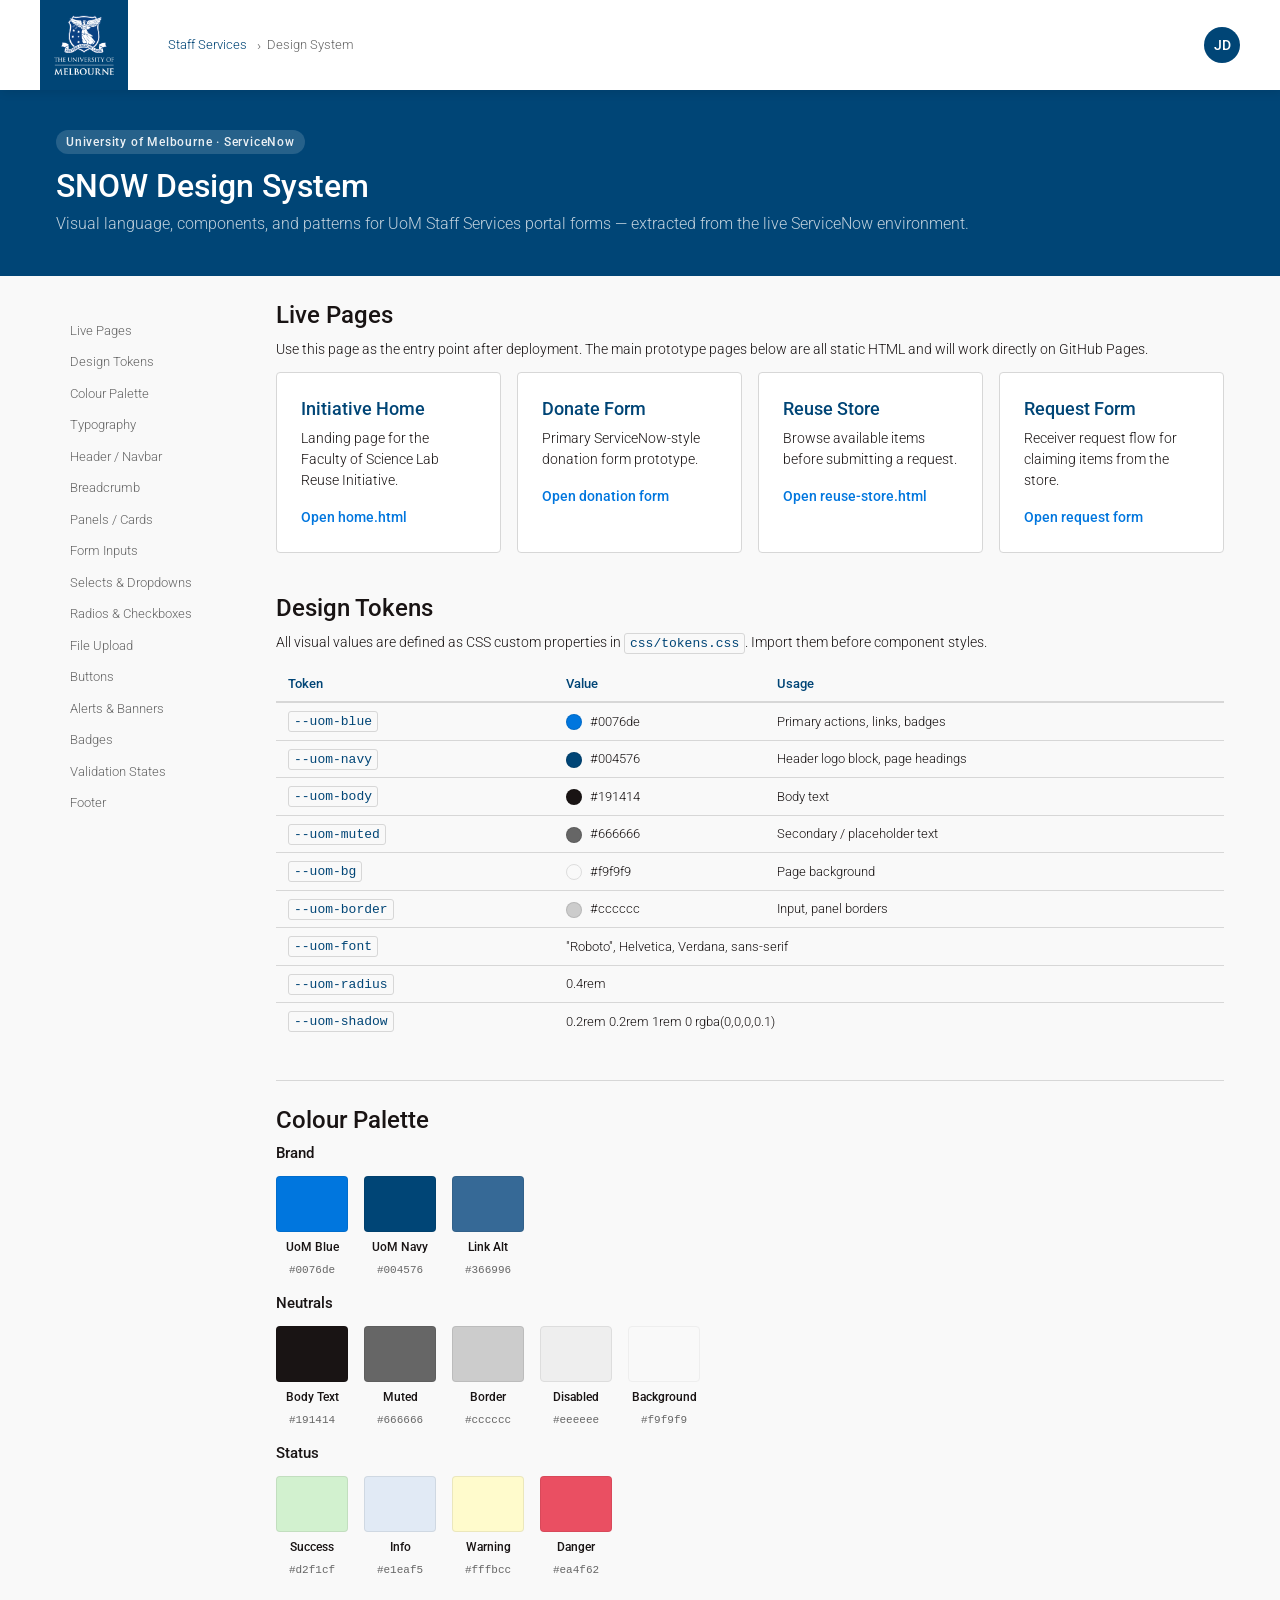
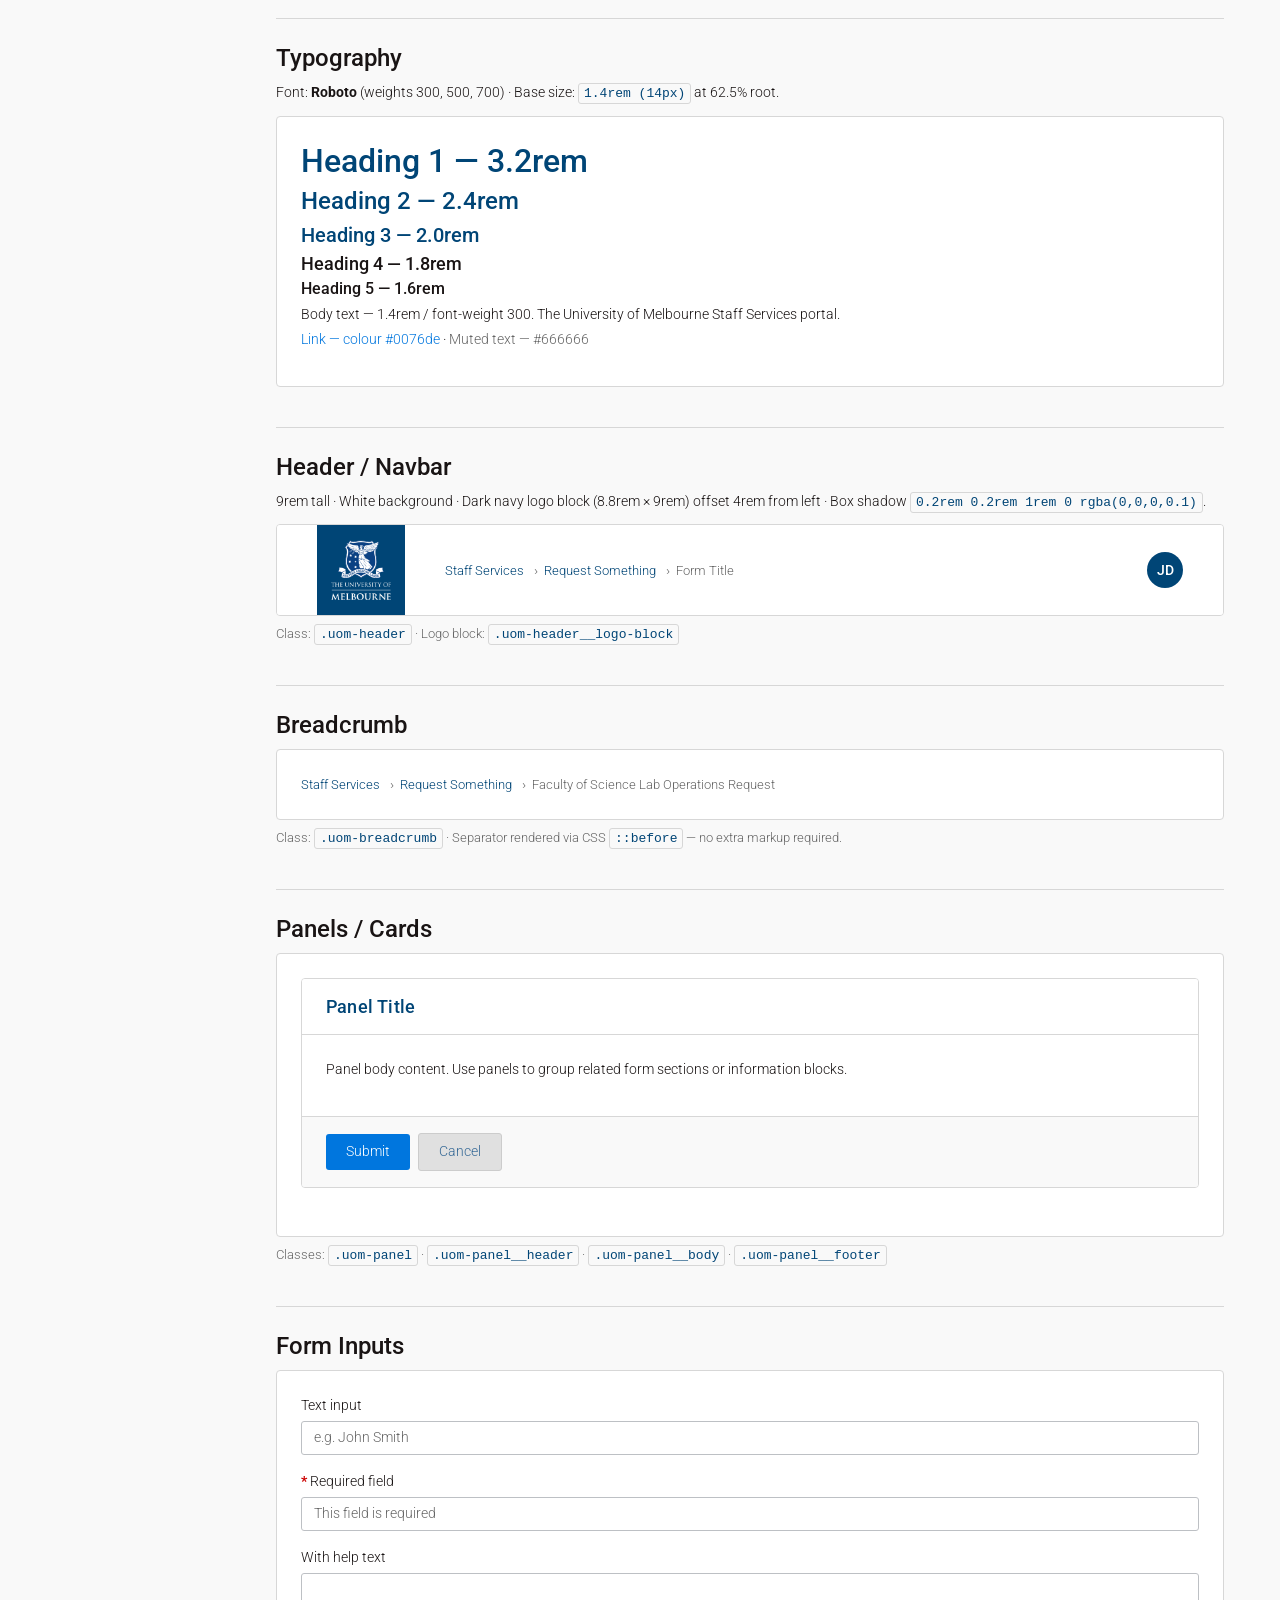
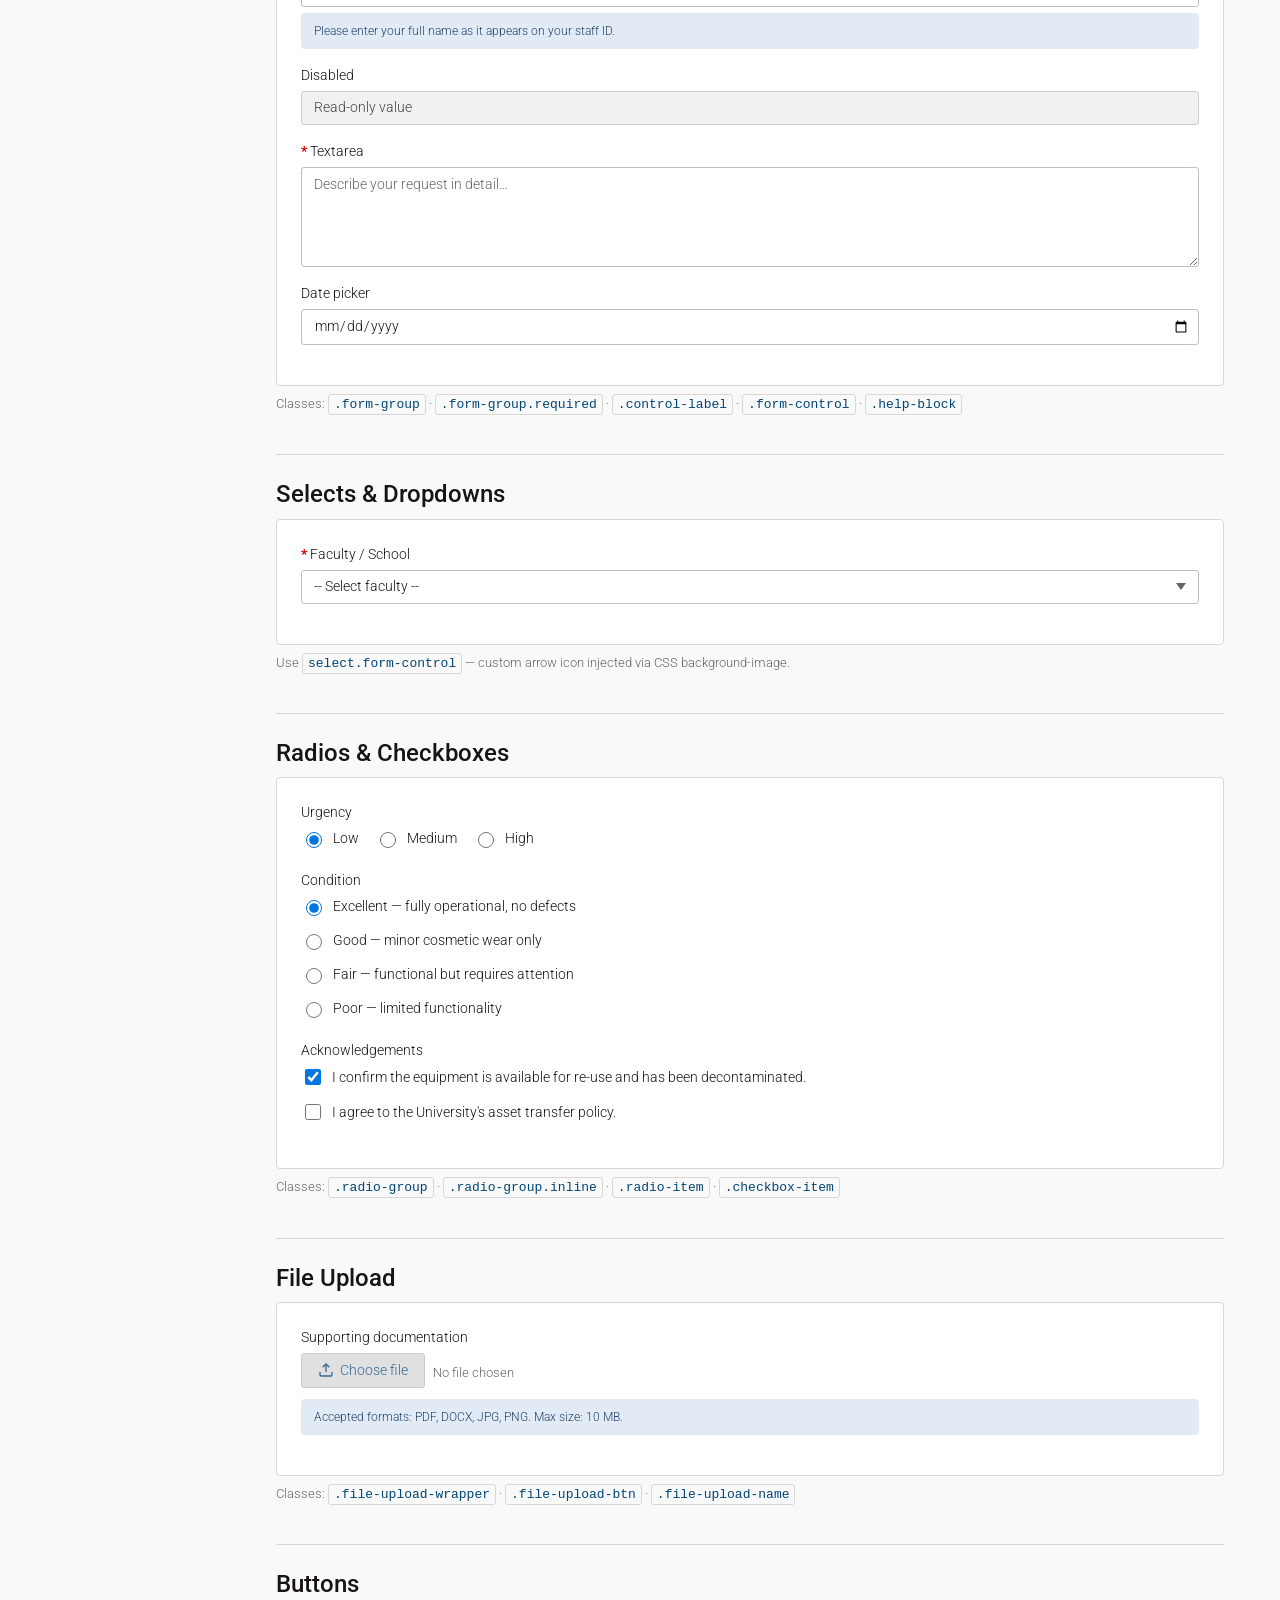
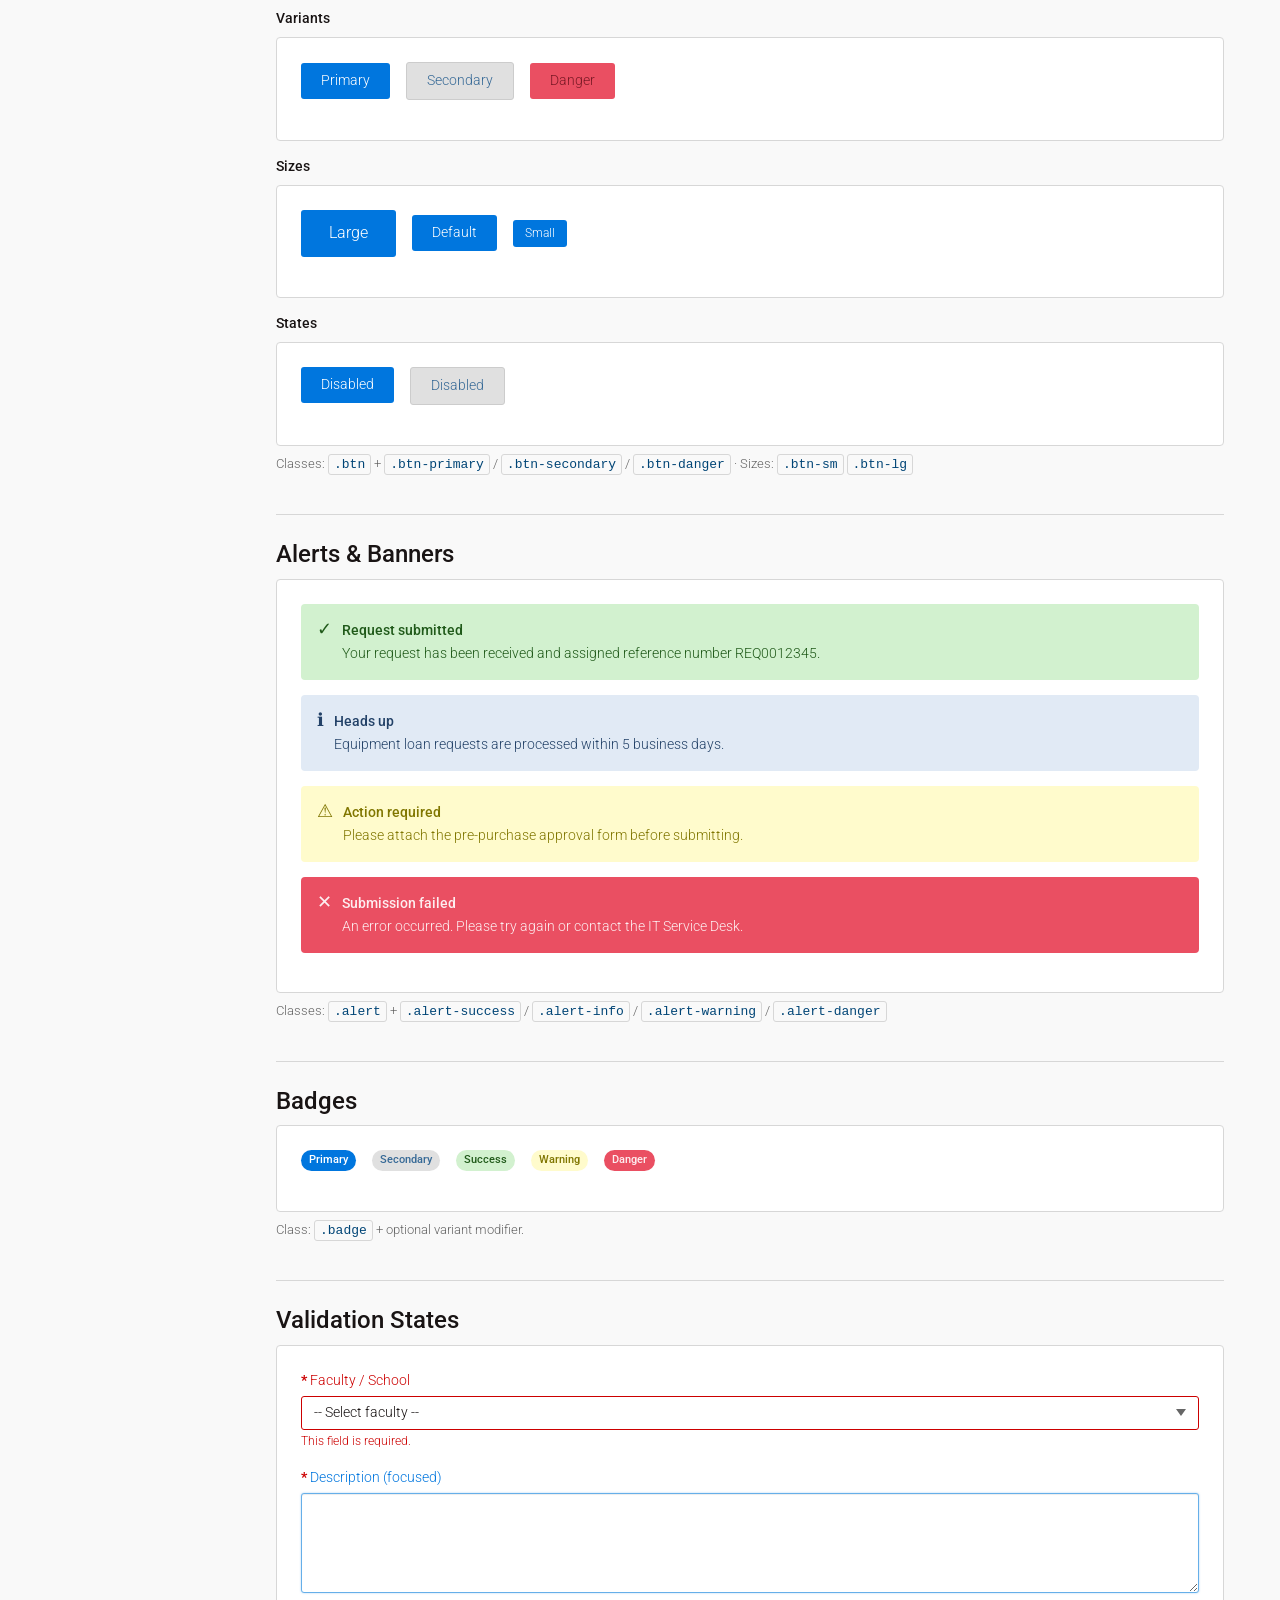
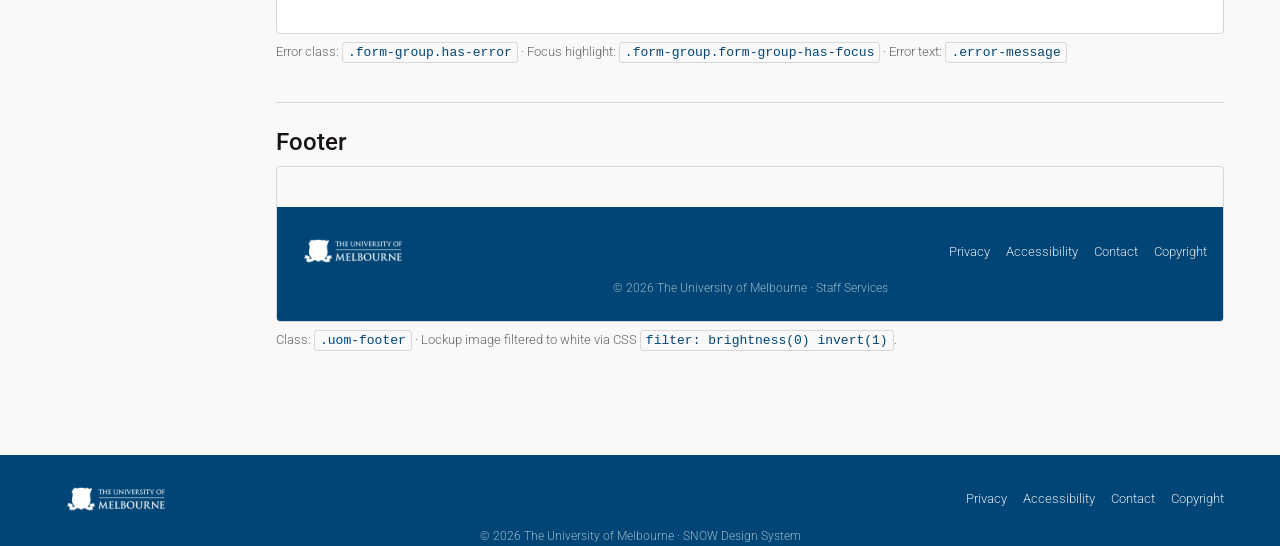
<file: index.html>
<!DOCTYPE html>
<html lang="en" dir="ltr">
<head>
  <meta charset="UTF-8" />
  <meta name="viewport" content="width=device-width, initial-scale=1.0" />
  <title>UoM SNOW Design System</title>
  <link rel="stylesheet" href="css/uom-snow.css" />
  <style>
    /* ── Design-system page styles ── */
    body { padding-top: 0; }

    .ds-nav {
      position: sticky;
      top: 9rem;
      max-height: calc(100vh - 9rem);
      overflow-y: auto;
      padding: var(--uom-space-md) var(--uom-space-md) var(--uom-space-md) 0;
    }
    .ds-nav ul {
      list-style: none;
      margin: 0;
      padding: 0;
    }
    .ds-nav ul li a {
      display: block;
      padding: 0.5rem 0;
      font-size: 1.3rem;
      color: var(--uom-muted);
      text-decoration: none;
      border-left: 2px solid transparent;
      padding-left: 1.2rem;
      transition: all 0.15s;
    }
    .ds-nav ul li a:hover {
      color: var(--uom-blue);
      border-left-color: var(--uom-blue);
    }
    .ds-nav ul li + li { margin-top: 0.2rem; }

    .ds-layout {
      display: flex;
      gap: var(--uom-space-xl);
      max-width: var(--uom-container-max);
      margin: 0 auto;
      padding: var(--uom-space-lg) var(--uom-space-md);
    }
    .ds-layout__sidebar {
      flex: 0 0 18rem;
      min-width: 18rem;
    }
    .ds-layout__content {
      flex: 1;
      min-width: 0;
    }

    .ds-intro {
      background-color: var(--uom-navy);
      color: var(--uom-white);
      padding: var(--uom-space-xl) 0;
      margin-bottom: 0;
    }
    .ds-intro .uom-container { max-width: var(--uom-container-max); margin: 0 auto; padding: 0 var(--uom-space-md); }
    .ds-intro h1 {
      color: var(--uom-white);
      font-size: 3.2rem;
      margin-bottom: var(--uom-space-xs);
    }
    .ds-intro p { color: rgba(255,255,255,0.75); font-size: 1.6rem; margin: 0; }

    .ds-intro__badge {
      display: inline-block;
      background: rgba(255,255,255,0.15);
      color: rgba(255,255,255,0.9);
      font-size: 1.2rem;
      padding: 0.3rem 1rem;
      border-radius: 2rem;
      margin-bottom: 1.2rem;
      letter-spacing: 0.08rem;
      font-weight: 500;
    }

    code {
      font-family: monospace;
      font-size: 1.3rem;
      background: var(--uom-bg);
      color: var(--uom-navy);
      border: 1px solid var(--uom-border-subtle);
      padding: 0.2rem 0.5rem;
      border-radius: 0.3rem;
    }

    .ds-token-table {
      width: 100%;
      border-collapse: collapse;
      font-size: 1.3rem;
    }
    .ds-token-table th {
      text-align: left;
      padding: 0.8rem 1.2rem;
      background: var(--uom-bg);
      border-bottom: 2px solid var(--uom-border-subtle);
      font-weight: 500;
      color: var(--uom-navy);
    }
    .ds-token-table td {
      padding: 0.8rem 1.2rem;
      border-bottom: 1px solid var(--uom-border-subtle);
      vertical-align: middle;
    }
    .ds-token-table tr:last-child td { border-bottom: none; }

    .ds-color-dot {
      display: inline-block;
      width: 1.6rem;
      height: 1.6rem;
      border-radius: 50%;
      border: 1px solid rgba(0,0,0,0.1);
      vertical-align: middle;
      margin-right: 0.8rem;
    }

    .ds-example {
      background: var(--uom-white);
      border: 1px solid var(--uom-border-subtle);
      border-radius: var(--uom-radius);
      padding: var(--uom-space-lg);
      margin-bottom: var(--uom-space-sm);
    }

    .ds-live-links {
      display: grid;
      grid-template-columns: repeat(auto-fit, minmax(22rem, 1fr));
      gap: var(--uom-space-md);
      margin-bottom: var(--uom-space-xl);
    }

    .ds-live-card {
      background: var(--uom-white);
      border: 1px solid var(--uom-border-subtle);
      border-radius: var(--uom-radius);
      padding: var(--uom-space-lg);
    }

    .ds-live-card h3 {
      margin: 0 0 0.8rem;
      font-size: 1.8rem;
      color: var(--uom-navy);
    }

    .ds-live-card p {
      margin: 0 0 var(--uom-space-md);
      font-size: 1.4rem;
      color: var(--uom-text);
    }

    .ds-live-card a {
      font-size: 1.4rem;
      font-weight: 500;
    }

    .ds-header-preview {
      border: 1px solid var(--uom-border-subtle);
      border-radius: var(--uom-radius);
      overflow: hidden;
      margin-bottom: var(--uom-space-sm);
    }
    .ds-header-preview .uom-header {
      position: relative;
    }

    @media (max-width: 768px) {
      .ds-layout { flex-direction: column; }
      .ds-layout__sidebar { display: none; }
    }
  </style>
</head>
<body>

  <!-- ═══════════════════════════════════════════════ HEADER ═══ -->
  <header class="uom-header" role="banner">
    <div class="uom-header__inner">
      <div class="uom-header__logo-block">
        <img src="assets/logo.png" alt="The University of Melbourne" />
      </div>
      <div class="uom-header__breadcrumb">
        <nav aria-label="breadcrumb">
          <ol class="uom-breadcrumb">
            <li><a href="#">Staff Services</a></li>
            <li aria-current="page">Design System</li>
          </ol>
        </nav>
      </div>
      <div class="uom-header__right">
        <div class="uom-avatar" aria-label="User avatar" role="img">JD</div>
      </div>
    </div>
  </header>

  <!-- ═══════════════════════════════════════════════ INTRO ════ -->
  <div class="ds-intro">
    <div class="uom-container">
      <div class="ds-intro__badge">University of Melbourne · ServiceNow</div>
      <h1>SNOW Design System</h1>
      <p>Visual language, components, and patterns for UoM Staff Services portal forms — extracted from the live ServiceNow environment.</p>
    </div>
  </div>

  <!-- ═══════════════════════════════════════════════ LAYOUT ══ -->
  <div class="ds-layout">

    <!-- Sidebar navigation -->
    <aside class="ds-layout__sidebar" aria-label="Design system sections">
      <nav class="ds-nav">
        <ul>
          <li><a href="#live-pages">Live Pages</a></li>
          <li><a href="#tokens">Design Tokens</a></li>
          <li><a href="#colours">Colour Palette</a></li>
          <li><a href="#typography">Typography</a></li>
          <li><a href="#header">Header / Navbar</a></li>
          <li><a href="#breadcrumb">Breadcrumb</a></li>
          <li><a href="#panels">Panels / Cards</a></li>
          <li><a href="#inputs">Form Inputs</a></li>
          <li><a href="#selects">Selects & Dropdowns</a></li>
          <li><a href="#radios">Radios & Checkboxes</a></li>
          <li><a href="#fileupload">File Upload</a></li>
          <li><a href="#buttons">Buttons</a></li>
          <li><a href="#alerts">Alerts & Banners</a></li>
          <li><a href="#badges">Badges</a></li>
          <li><a href="#validation">Validation States</a></li>
          <li><a href="#footer">Footer</a></li>
        </ul>
      </nav>
    </aside>

    <!-- Main content -->
    <main class="ds-layout__content">

      <section id="live-pages" class="ds-section">
        <h2>Live Pages</h2>
        <p>Use this page as the entry point after deployment. The main prototype pages below are all static HTML and will work directly on GitHub Pages.</p>

        <div class="ds-live-links">
          <article class="ds-live-card">
            <h3>Initiative Home</h3>
            <p>Landing page for the Faculty of Science Lab Reuse Initiative.</p>
            <a href="home.html">Open home.html</a>
          </article>

          <article class="ds-live-card">
            <h3>Donate Form</h3>
            <p>Primary ServiceNow-style donation form prototype.</p>
            <a href="ServiceNow_form_prototype_ver2.html">Open donation form</a>
          </article>

          <article class="ds-live-card">
            <h3>Reuse Store</h3>
            <p>Browse available items before submitting a request.</p>
            <a href="reuse-store.html">Open reuse-store.html</a>
          </article>

          <article class="ds-live-card">
            <h3>Request Form</h3>
            <p>Receiver request flow for claiming items from the store.</p>
            <a href="ServiceNow_receiver_form_prototype.html">Open request form</a>
          </article>
        </div>
      </section>

      <!-- ── Design Tokens ──────────────────────────────────── -->
      <section id="tokens" class="ds-section">
        <h2>Design Tokens</h2>
        <p>All visual values are defined as CSS custom properties in <code>css/tokens.css</code>. Import them before component styles.</p>

        <table class="ds-token-table">
          <thead>
            <tr><th>Token</th><th>Value</th><th>Usage</th></tr>
          </thead>
          <tbody>
            <tr><td><code>--uom-blue</code></td><td><span class="ds-color-dot" style="background:#0076de"></span>#0076de</td><td>Primary actions, links, badges</td></tr>
            <tr><td><code>--uom-navy</code></td><td><span class="ds-color-dot" style="background:#004576"></span>#004576</td><td>Header logo block, page headings</td></tr>
            <tr><td><code>--uom-body</code></td><td><span class="ds-color-dot" style="background:#191414"></span>#191414</td><td>Body text</td></tr>
            <tr><td><code>--uom-muted</code></td><td><span class="ds-color-dot" style="background:#666666"></span>#666666</td><td>Secondary / placeholder text</td></tr>
            <tr><td><code>--uom-bg</code></td><td><span class="ds-color-dot" style="background:#f9f9f9;border:1px solid #ddd"></span>#f9f9f9</td><td>Page background</td></tr>
            <tr><td><code>--uom-border</code></td><td><span class="ds-color-dot" style="background:#cccccc"></span>#cccccc</td><td>Input, panel borders</td></tr>
            <tr><td><code>--uom-font</code></td><td colspan="2">"Roboto", Helvetica, Verdana, sans-serif</td></tr>
            <tr><td><code>--uom-radius</code></td><td colspan="2">0.4rem</td></tr>
            <tr><td><code>--uom-shadow</code></td><td colspan="2">0.2rem 0.2rem 1rem 0 rgba(0,0,0,0.1)</td></tr>
          </tbody>
        </table>
      </section>

      <hr class="uom-divider" />

      <!-- ── Colour Palette ─────────────────────────────────── -->
      <section id="colours" class="ds-section">
        <h2>Colour Palette</h2>

        <h3 style="font-size:1.5rem;margin-bottom:1.2rem">Brand</h3>
        <div class="ds-component-row">
          <div class="ds-swatch">
            <div class="ds-swatch__color" style="background:#0076de"></div>
            <div class="ds-swatch__name">UoM Blue</div>
            <div class="ds-swatch__value">#0076de</div>
          </div>
          <div class="ds-swatch">
            <div class="ds-swatch__color" style="background:#004576"></div>
            <div class="ds-swatch__name">UoM Navy</div>
            <div class="ds-swatch__value">#004576</div>
          </div>
          <div class="ds-swatch">
            <div class="ds-swatch__color" style="background:#366996"></div>
            <div class="ds-swatch__name">Link Alt</div>
            <div class="ds-swatch__value">#366996</div>
          </div>
        </div>

        <h3 style="font-size:1.5rem;margin-bottom:1.2rem">Neutrals</h3>
        <div class="ds-component-row">
          <div class="ds-swatch">
            <div class="ds-swatch__color" style="background:#191414"></div>
            <div class="ds-swatch__name">Body Text</div>
            <div class="ds-swatch__value">#191414</div>
          </div>
          <div class="ds-swatch">
            <div class="ds-swatch__color" style="background:#666666"></div>
            <div class="ds-swatch__name">Muted</div>
            <div class="ds-swatch__value">#666666</div>
          </div>
          <div class="ds-swatch">
            <div class="ds-swatch__color" style="background:#cccccc"></div>
            <div class="ds-swatch__name">Border</div>
            <div class="ds-swatch__value">#cccccc</div>
          </div>
          <div class="ds-swatch">
            <div class="ds-swatch__color" style="background:#eeeeee;border:1px solid #ddd"></div>
            <div class="ds-swatch__name">Disabled</div>
            <div class="ds-swatch__value">#eeeeee</div>
          </div>
          <div class="ds-swatch">
            <div class="ds-swatch__color" style="background:#f9f9f9;border:1px solid #eee"></div>
            <div class="ds-swatch__name">Background</div>
            <div class="ds-swatch__value">#f9f9f9</div>
          </div>
        </div>

        <h3 style="font-size:1.5rem;margin-bottom:1.2rem">Status</h3>
        <div class="ds-component-row">
          <div class="ds-swatch">
            <div class="ds-swatch__color" style="background:#d2f1cf"></div>
            <div class="ds-swatch__name">Success</div>
            <div class="ds-swatch__value">#d2f1cf</div>
          </div>
          <div class="ds-swatch">
            <div class="ds-swatch__color" style="background:#e1eaf5"></div>
            <div class="ds-swatch__name">Info</div>
            <div class="ds-swatch__value">#e1eaf5</div>
          </div>
          <div class="ds-swatch">
            <div class="ds-swatch__color" style="background:#fffbcc"></div>
            <div class="ds-swatch__name">Warning</div>
            <div class="ds-swatch__value">#fffbcc</div>
          </div>
          <div class="ds-swatch">
            <div class="ds-swatch__color" style="background:#ea4f62"></div>
            <div class="ds-swatch__name">Danger</div>
            <div class="ds-swatch__value">#ea4f62</div>
          </div>
        </div>
      </section>

      <hr class="uom-divider" />

      <!-- ── Typography ─────────────────────────────────────── -->
      <section id="typography" class="ds-section">
        <h2>Typography</h2>
        <p>Font: <strong>Roboto</strong> (weights 300, 500, 700) · Base size: <code>1.4rem (14px)</code> at 62.5% root.</p>
        <div class="ds-example">
          <h1 style="color:var(--uom-navy);margin-bottom:0.4rem">Heading 1 — 3.2rem</h1>
          <h2 style="color:var(--uom-navy);margin-bottom:0.4rem">Heading 2 — 2.4rem</h2>
          <h3 style="color:var(--uom-navy);margin-bottom:0.4rem">Heading 3 — 2.0rem</h3>
          <h4 style="margin-bottom:0.4rem">Heading 4 — 1.8rem</h4>
          <h5 style="margin-bottom:0.4rem">Heading 5 — 1.6rem</h5>
          <p style="margin-bottom:0.4rem">Body text — 1.4rem / font-weight 300. The University of Melbourne Staff Services portal.</p>
          <p><a href="#">Link — colour #0076de</a> · <span style="color:var(--uom-muted)">Muted text — #666666</span></p>
        </div>
      </section>

      <hr class="uom-divider" />

      <!-- ── Header ─────────────────────────────────────────── -->
      <section id="header" class="ds-section">
        <h2>Header / Navbar</h2>
        <p>9rem tall · White background · Dark navy logo block (8.8rem × 9rem) offset 4rem from left · Box shadow <code>0.2rem 0.2rem 1rem 0 rgba(0,0,0,0.1)</code>.</p>
        <div class="ds-header-preview">
          <header class="uom-header" role="banner" style="position:relative">
            <div class="uom-header__inner">
              <div class="uom-header__logo-block">
                <img src="assets/logo.png" alt="The University of Melbourne" />
              </div>
              <div class="uom-header__breadcrumb">
                <nav aria-label="breadcrumb">
                  <ol class="uom-breadcrumb">
                    <li><a href="#">Staff Services</a></li>
                    <li><a href="#">Request Something</a></li>
                    <li aria-current="page">Form Title</li>
                  </ol>
                </nav>
              </div>
              <div class="uom-header__right">
                <div class="uom-avatar">JD</div>
              </div>
            </div>
          </header>
        </div>
        <p style="font-size:1.3rem;color:var(--uom-muted)">Class: <code>.uom-header</code> · Logo block: <code>.uom-header__logo-block</code></p>
      </section>

      <hr class="uom-divider" />

      <!-- ── Breadcrumb ─────────────────────────────────────── -->
      <section id="breadcrumb" class="ds-section">
        <h2>Breadcrumb</h2>
        <div class="ds-example">
          <nav aria-label="breadcrumb">
            <ol class="uom-breadcrumb">
              <li><a href="#">Staff Services</a></li>
              <li><a href="#">Request Something</a></li>
              <li aria-current="page">Faculty of Science Lab Operations Request</li>
            </ol>
          </nav>
        </div>
        <p style="font-size:1.3rem;color:var(--uom-muted)">Class: <code>.uom-breadcrumb</code> · Separator rendered via CSS <code>::before</code> — no extra markup required.</p>
      </section>

      <hr class="uom-divider" />

      <!-- ── Panels ─────────────────────────────────────────── -->
      <section id="panels" class="ds-section">
        <h2>Panels / Cards</h2>
        <div class="ds-example">
          <div class="uom-panel">
            <div class="uom-panel__header">
              <h3 class="uom-panel__title">Panel Title</h3>
            </div>
            <div class="uom-panel__body">
              <p>Panel body content. Use panels to group related form sections or information blocks.</p>
            </div>
            <div class="uom-panel__footer">
              <button class="btn btn-primary">Submit</button>
              <button class="btn btn-secondary">Cancel</button>
            </div>
          </div>
        </div>
        <p style="font-size:1.3rem;color:var(--uom-muted)">Classes: <code>.uom-panel</code> · <code>.uom-panel__header</code> · <code>.uom-panel__body</code> · <code>.uom-panel__footer</code></p>
      </section>

      <hr class="uom-divider" />

      <!-- ── Form Inputs ─────────────────────────────────────── -->
      <section id="inputs" class="ds-section">
        <h2>Form Inputs</h2>

        <div class="ds-example">
          <!-- Default -->
          <div class="form-group">
            <label class="control-label" for="ex-input-default">Text input</label>
            <input type="text" id="ex-input-default" class="form-control" placeholder="e.g. John Smith" />
          </div>

          <!-- Required -->
          <div class="form-group required">
            <label class="control-label" for="ex-input-required">Required field</label>
            <input type="text" id="ex-input-required" class="form-control" placeholder="This field is required" />
          </div>

          <!-- With help text -->
          <div class="form-group">
            <label class="control-label" for="ex-input-help">With help text</label>
            <input type="text" id="ex-input-help" class="form-control" />
            <span class="help-block">Please enter your full name as it appears on your staff ID.</span>
          </div>

          <!-- Disabled -->
          <div class="form-group">
            <label class="control-label" for="ex-input-disabled">Disabled</label>
            <input type="text" id="ex-input-disabled" class="form-control" disabled value="Read-only value" />
          </div>

          <!-- Textarea -->
          <div class="form-group required">
            <label class="control-label" for="ex-textarea">Textarea</label>
            <textarea id="ex-textarea" class="form-control" placeholder="Describe your request in detail…"></textarea>
          </div>

          <!-- Date -->
          <div class="form-group">
            <label class="control-label" for="ex-date">Date picker</label>
            <input type="date" id="ex-date" class="form-control" />
          </div>
        </div>

        <p style="font-size:1.3rem;color:var(--uom-muted)">
          Classes: <code>.form-group</code> · <code>.form-group.required</code> · <code>.control-label</code> · <code>.form-control</code> · <code>.help-block</code>
        </p>
      </section>

      <hr class="uom-divider" />

      <!-- ── Selects ─────────────────────────────────────────── -->
      <section id="selects" class="ds-section">
        <h2>Selects &amp; Dropdowns</h2>
        <div class="ds-example">
          <div class="form-group required">
            <label class="control-label" for="ex-select">Faculty / School</label>
            <select id="ex-select" class="form-control">
              <option value="">-- Select faculty --</option>
              <option>Faculty of Engineering and Information Technology</option>
              <option>Faculty of Science</option>
              <option>Faculty of Medicine, Dentistry and Health Sciences</option>
              <option>Faculty of Arts</option>
              <option>Faculty of Business and Economics</option>
              <option>Other</option>
            </select>
          </div>
        </div>
        <p style="font-size:1.3rem;color:var(--uom-muted)">Use <code>select.form-control</code> — custom arrow icon injected via CSS background-image.</p>
      </section>

      <hr class="uom-divider" />

      <!-- ── Radios & Checkboxes ─────────────────────────────── -->
      <section id="radios" class="ds-section">
        <h2>Radios &amp; Checkboxes</h2>
        <div class="ds-example">
          <div class="form-group">
            <label class="control-label">Urgency</label>
            <div class="radio-group inline" role="group" aria-label="Urgency level">
              <label class="radio-item">
                <input type="radio" name="urgency" value="low" checked />
                Low
              </label>
              <label class="radio-item">
                <input type="radio" name="urgency" value="medium" />
                Medium
              </label>
              <label class="radio-item">
                <input type="radio" name="urgency" value="high" />
                High
              </label>
            </div>
          </div>

          <div class="form-group" style="margin-top:var(--uom-space-md)">
            <label class="control-label">Condition</label>
            <div class="radio-group" role="group" aria-label="Equipment condition">
              <label class="radio-item"><input type="radio" name="condition" value="excellent" checked /> Excellent — fully operational, no defects</label>
              <label class="radio-item"><input type="radio" name="condition" value="good" /> Good — minor cosmetic wear only</label>
              <label class="radio-item"><input type="radio" name="condition" value="fair" /> Fair — functional but requires attention</label>
              <label class="radio-item"><input type="radio" name="condition" value="poor" /> Poor — limited functionality</label>
            </div>
          </div>

          <div class="form-group" style="margin-top:var(--uom-space-md)">
            <label class="control-label">Acknowledgements</label>
            <div class="radio-group">
              <label class="checkbox-item">
                <input type="checkbox" checked />
                I confirm the equipment is available for re-use and has been decontaminated.
              </label>
              <label class="checkbox-item">
                <input type="checkbox" />
                I agree to the University's asset transfer policy.
              </label>
            </div>
          </div>
        </div>
        <p style="font-size:1.3rem;color:var(--uom-muted)">Classes: <code>.radio-group</code> · <code>.radio-group.inline</code> · <code>.radio-item</code> · <code>.checkbox-item</code></p>
      </section>

      <hr class="uom-divider" />

      <!-- ── File Upload ─────────────────────────────────────── -->
      <section id="fileupload" class="ds-section">
        <h2>File Upload</h2>
        <div class="ds-example">
          <div class="form-group">
            <label class="control-label" for="ex-file">Supporting documentation</label>
            <div class="file-upload-wrapper">
              <label class="file-upload-btn">
                <svg width="16" height="16" viewBox="0 0 24 24" fill="none" stroke="currentColor" stroke-width="2" aria-hidden="true"><path d="M21 15v4a2 2 0 01-2 2H5a2 2 0 01-2-2v-4"/><polyline points="17 8 12 3 7 8"/><line x1="12" y1="3" x2="12" y2="15"/></svg>
                Choose file
                <input type="file" id="ex-file" aria-label="Upload supporting documentation" />
              </label>
              <span class="file-upload-name" id="ex-file-name">No file chosen</span>
            </div>
            <span class="help-block">Accepted formats: PDF, DOCX, JPG, PNG. Max size: 10 MB.</span>
          </div>
        </div>
        <p style="font-size:1.3rem;color:var(--uom-muted)">Classes: <code>.file-upload-wrapper</code> · <code>.file-upload-btn</code> · <code>.file-upload-name</code></p>
      </section>

      <hr class="uom-divider" />

      <!-- ── Buttons ─────────────────────────────────────────── -->
      <section id="buttons" class="ds-section">
        <h2>Buttons</h2>

        <h4 style="font-size:1.4rem;margin-bottom:1rem">Variants</h4>
        <div class="ds-example">
          <div class="ds-component-row" style="align-items:center">
            <button class="btn btn-primary">Primary</button>
            <button class="btn btn-secondary">Secondary</button>
            <button class="btn btn-danger">Danger</button>
          </div>
        </div>

        <h4 style="font-size:1.4rem;margin:1.6rem 0 1rem">Sizes</h4>
        <div class="ds-example">
          <div class="ds-component-row" style="align-items:center">
            <button class="btn btn-primary btn-lg">Large</button>
            <button class="btn btn-primary">Default</button>
            <button class="btn btn-primary btn-sm">Small</button>
          </div>
        </div>

        <h4 style="font-size:1.4rem;margin:1.6rem 0 1rem">States</h4>
        <div class="ds-example">
          <div class="ds-component-row">
            <button class="btn btn-primary" disabled>Disabled</button>
            <button class="btn btn-secondary" disabled>Disabled</button>
          </div>
        </div>

        <p style="font-size:1.3rem;color:var(--uom-muted)">Classes: <code>.btn</code> + <code>.btn-primary</code> / <code>.btn-secondary</code> / <code>.btn-danger</code> · Sizes: <code>.btn-sm</code> <code>.btn-lg</code></p>
      </section>

      <hr class="uom-divider" />

      <!-- ── Alerts ──────────────────────────────────────────── -->
      <section id="alerts" class="ds-section">
        <h2>Alerts &amp; Banners</h2>
        <div class="ds-example">
          <div class="alert alert-success" role="alert">
            <span class="alert__icon" aria-hidden="true">✓</span>
            <div>
              <div class="alert__title">Request submitted</div>
              Your request has been received and assigned reference number REQ0012345.
            </div>
          </div>
          <div class="alert alert-info" role="alert">
            <span class="alert__icon" aria-hidden="true">ℹ</span>
            <div>
              <div class="alert__title">Heads up</div>
              Equipment loan requests are processed within 5 business days.
            </div>
          </div>
          <div class="alert alert-warning" role="alert">
            <span class="alert__icon" aria-hidden="true">⚠</span>
            <div>
              <div class="alert__title">Action required</div>
              Please attach the pre-purchase approval form before submitting.
            </div>
          </div>
          <div class="alert alert-danger" role="alert">
            <span class="alert__icon" aria-hidden="true">✕</span>
            <div>
              <div class="alert__title">Submission failed</div>
              An error occurred. Please try again or contact the IT Service Desk.
            </div>
          </div>
        </div>
        <p style="font-size:1.3rem;color:var(--uom-muted)">Classes: <code>.alert</code> + <code>.alert-success</code> / <code>.alert-info</code> / <code>.alert-warning</code> / <code>.alert-danger</code></p>
      </section>

      <hr class="uom-divider" />

      <!-- ── Badges ──────────────────────────────────────────── -->
      <section id="badges" class="ds-section">
        <h2>Badges</h2>
        <div class="ds-example">
          <div class="ds-component-row" style="align-items:center">
            <span class="badge">Primary</span>
            <span class="badge badge-secondary">Secondary</span>
            <span class="badge badge-success">Success</span>
            <span class="badge badge-warning">Warning</span>
            <span class="badge badge-danger">Danger</span>
          </div>
        </div>
        <p style="font-size:1.3rem;color:var(--uom-muted)">Class: <code>.badge</code> + optional variant modifier.</p>
      </section>

      <hr class="uom-divider" />

      <!-- ── Validation ──────────────────────────────────────── -->
      <section id="validation" class="ds-section">
        <h2>Validation States</h2>
        <div class="ds-example">
          <div class="form-group required has-error">
            <label class="control-label" for="ex-val-error">Faculty / School</label>
            <select id="ex-val-error" class="form-control" aria-describedby="ex-val-error-msg">
              <option value="">-- Select faculty --</option>
            </select>
            <span class="error-message" id="ex-val-error-msg" role="alert">This field is required.</span>
          </div>
          <div class="form-group required form-group-has-focus">
            <label class="control-label" for="ex-val-focus">Description (focused)</label>
            <textarea id="ex-val-focus" class="form-control" style="border-color:#66afe9;box-shadow:inset 0 1px 1px rgba(0,0,0,.075), 0 0 2px rgba(102,175,233,.6)"></textarea>
          </div>
        </div>
        <p style="font-size:1.3rem;color:var(--uom-muted)">Error class: <code>.form-group.has-error</code> · Focus highlight: <code>.form-group.form-group-has-focus</code> · Error text: <code>.error-message</code></p>
      </section>

      <hr class="uom-divider" />

      <!-- ── Footer ─────────────────────────────────────────── -->
      <section id="footer" class="ds-section">
        <h2>Footer</h2>
        <div class="ds-header-preview">
          <footer class="uom-footer">
            <div class="uom-footer__inner">
              <div class="uom-footer__lockup">
                <img src="assets/lockup.png" alt="The University of Melbourne" />
              </div>
              <ul class="uom-footer__links">
                <li><a href="#">Privacy</a></li>
                <li><a href="#">Accessibility</a></li>
                <li><a href="#">Contact</a></li>
                <li><a href="#">Copyright</a></li>
              </ul>
            </div>
            <span class="uom-footer__copy">© 2026 The University of Melbourne · Staff Services</span>
          </footer>
        </div>
        <p style="font-size:1.3rem;color:var(--uom-muted)">Class: <code>.uom-footer</code> · Lockup image filtered to white via CSS <code>filter: brightness(0) invert(1)</code>.</p>
      </section>

    </main>
  </div>

  <!-- ═══════════════════════════════════════════════ FOOTER ══ -->
  <footer class="uom-footer">
    <div class="uom-footer__inner">
      <div class="uom-footer__lockup">
        <img src="assets/lockup.png" alt="The University of Melbourne" />
      </div>
      <ul class="uom-footer__links">
        <li><a href="#">Privacy</a></li>
        <li><a href="#">Accessibility</a></li>
        <li><a href="#">Contact</a></li>
        <li><a href="#">Copyright</a></li>
      </ul>
    </div>
    <span class="uom-footer__copy">© 2026 The University of Melbourne · SNOW Design System</span>
  </footer>

  <script>
    // Update file name label on selection
    document.querySelectorAll('input[type="file"]').forEach(function(input) {
      input.addEventListener('change', function() {
        var nameEl = document.getElementById(this.id + '-name');
        if (nameEl) {
          nameEl.textContent = this.files.length ? this.files[0].name : 'No file chosen';
        }
      });
    });
  </script>

</body>
</html>
</file>
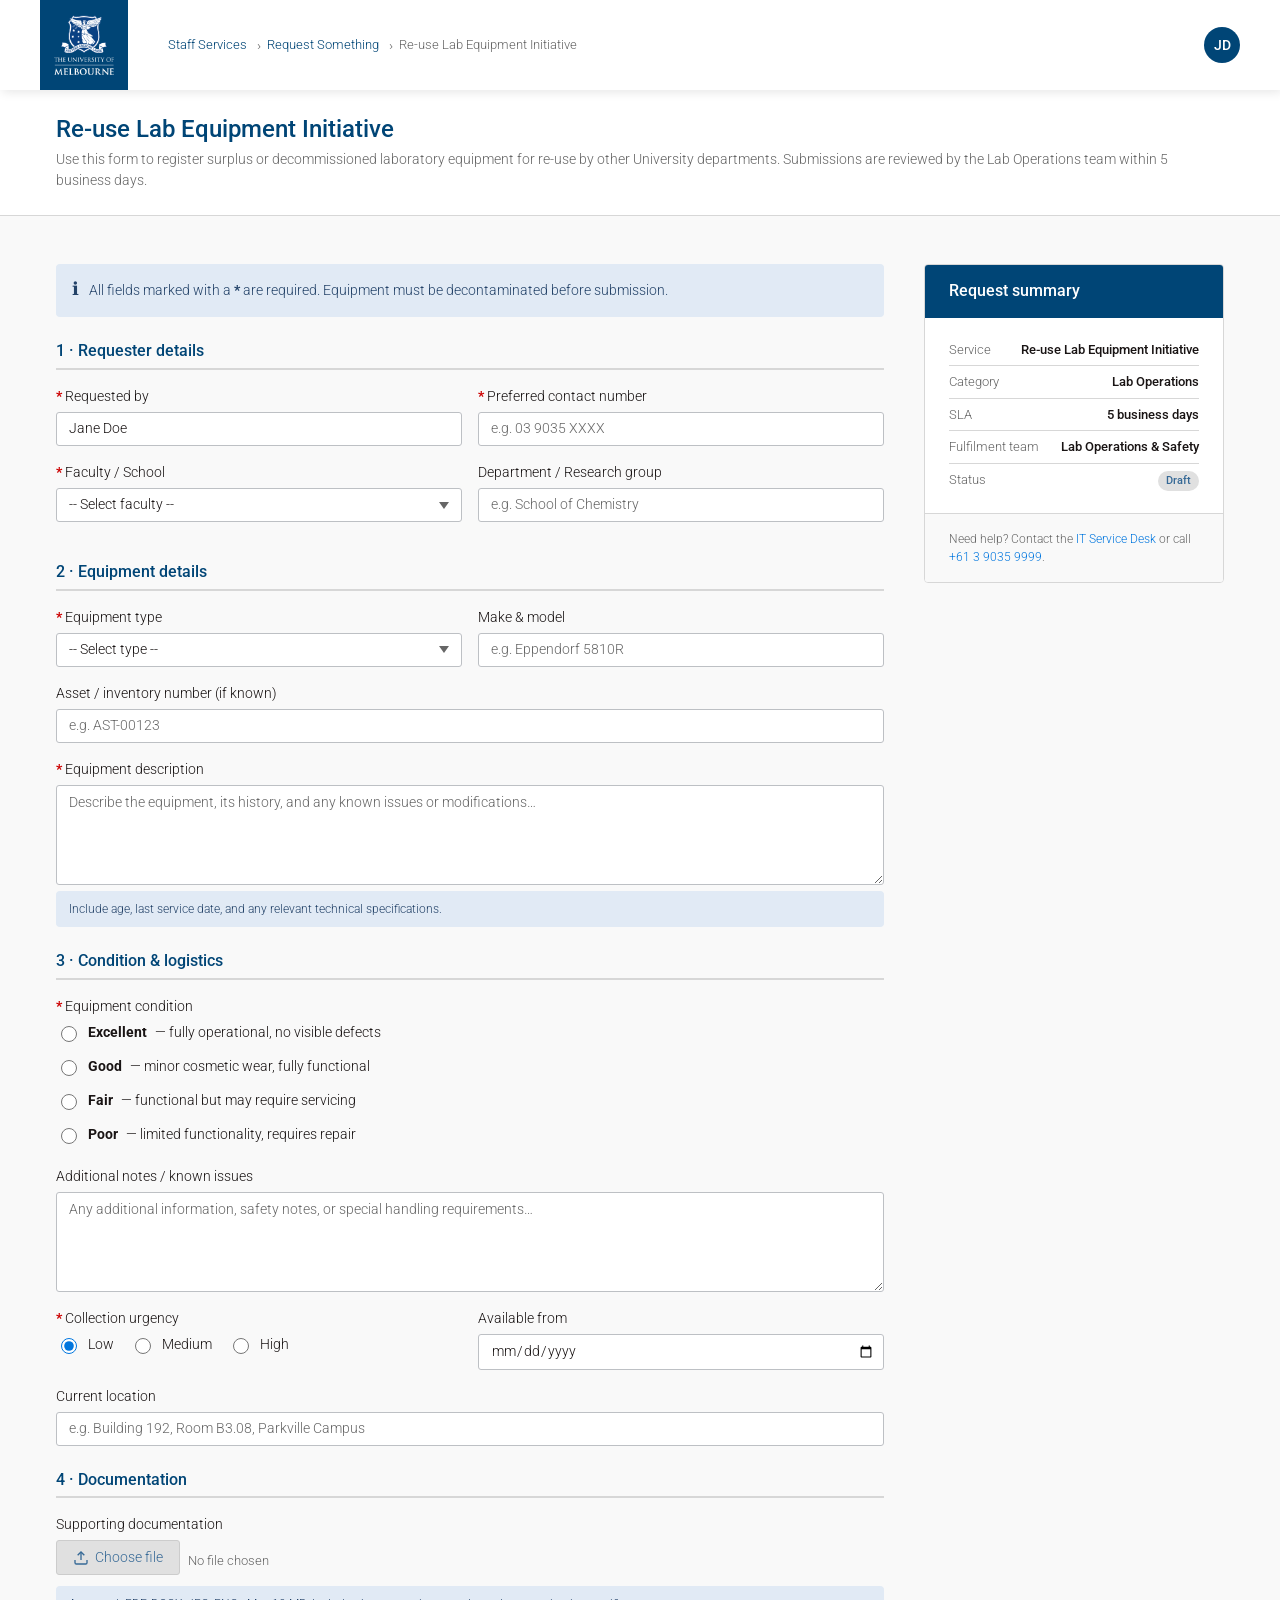
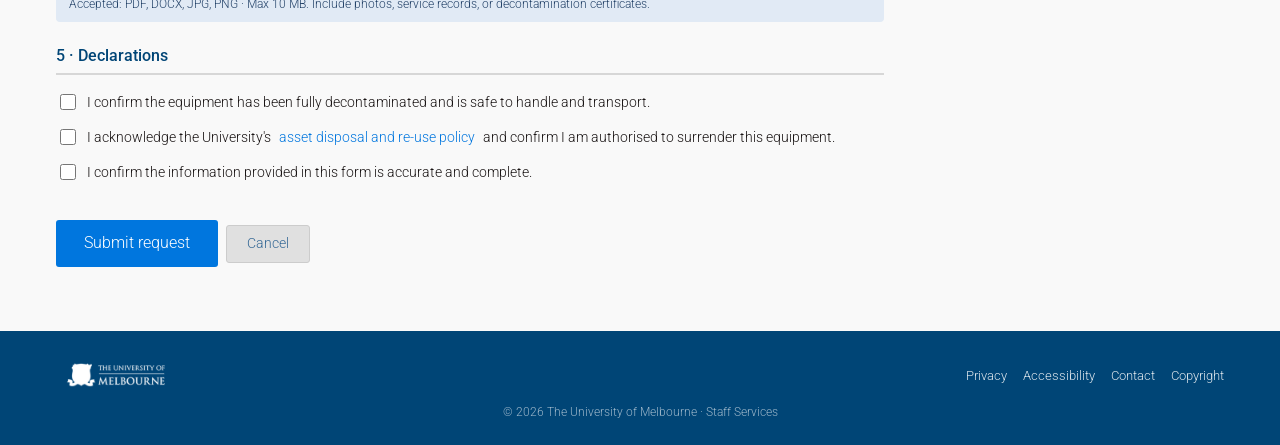
<file: form-prototype.html>
<!DOCTYPE html>
<html lang="en" dir="ltr">
<head>
  <meta charset="UTF-8" />
  <meta name="viewport" content="width=device-width, initial-scale=1.0" />
  <title>Re-use Lab Equipment Initiative — Staff Services</title>
  <link rel="stylesheet" href="css/uom-snow.css" />
  <style>
    /* ── Page-level layout matching ServiceNow Service Portal ── */
    .sp-main {
      display: flex;
      gap: var(--uom-space-xl);
      max-width: var(--uom-container-max);
      margin: 0 auto;
      padding: var(--uom-space-lg) var(--uom-space-md);
      align-items: flex-start;
    }

    /* Left column: form */
    .sp-form-col {
      flex: 1;
      min-width: 0;
    }

    /* Right column: order summary (matches the original side panel) */
    .sp-summary-col {
      flex: 0 0 30rem;
      min-width: 30rem;
    }

    @media (max-width: 900px) {
      .sp-main { flex-direction: column; }
      .sp-summary-col { flex: 0 0 auto; min-width: 0; width: 100%; }
    }

    /* Page section divider within the form */
    .form-section-title {
      font-size: 1.6rem;
      font-weight: 500;
      color: var(--uom-navy);
      margin: var(--uom-space-lg) 0 var(--uom-space-md);
      padding-bottom: 0.6rem;
      border-bottom: 2px solid var(--uom-border-subtle);
    }

    /* Order summary card */
    .summary-card {
      background: var(--uom-white);
      border: 1px solid var(--uom-border-subtle);
      border-radius: var(--uom-radius);
      overflow: hidden;
      position: sticky;
      top: calc(var(--uom-header-height) + var(--uom-space-md));
    }

    .summary-card__head {
      background-color: var(--uom-navy);
      color: var(--uom-white);
      padding: var(--uom-space-md) var(--uom-space-lg);
    }
    .summary-card__head h3 {
      color: var(--uom-white);
      font-size: 1.6rem;
      margin: 0;
    }

    .summary-card__body {
      padding: var(--uom-space-md) var(--uom-space-lg);
    }

    .summary-row {
      display: flex;
      justify-content: space-between;
      align-items: flex-start;
      font-size: 1.3rem;
      padding: 0.6rem 0;
      border-bottom: 1px solid var(--uom-border-subtle);
      gap: 1rem;
    }
    .summary-row:last-child { border-bottom: none; }
    .summary-row__label { color: var(--uom-muted); flex-shrink: 0; }
    .summary-row__value { font-weight: 500; text-align: right; }

    .summary-card__footer {
      padding: var(--uom-space-md) var(--uom-space-lg);
      background: var(--uom-bg);
      border-top: 1px solid var(--uom-border-subtle);
    }

    /* Form footer actions */
    .form-actions {
      display: flex;
      gap: var(--uom-space-sm);
      align-items: center;
      flex-wrap: wrap;
      padding-top: var(--uom-space-md);
    }

    /* Success confirmation overlay */
    .confirmation {
      display: none;
      background: var(--uom-white);
      border: 1px solid var(--uom-border-subtle);
      border-radius: var(--uom-radius);
      padding: var(--uom-space-xl);
      text-align: center;
    }
    .confirmation.is-visible { display: block; }
    .confirmation__icon {
      width: 6rem;
      height: 6rem;
      border-radius: 50%;
      background-color: var(--uom-success-bg);
      color: var(--uom-success-fg);
      font-size: 3rem;
      display: flex;
      align-items: center;
      justify-content: center;
      margin: 0 auto var(--uom-space-md);
    }
    .confirmation h2 { color: var(--uom-navy); }
    .confirmation__ref {
      font-size: 1.6rem;
      font-weight: 500;
      color: var(--uom-blue);
      margin: var(--uom-space-sm) 0 var(--uom-space-md);
    }
  </style>
</head>
<body>

  <!-- ═══════════════════════════════════════════════ HEADER ══ -->
  <header class="uom-header" role="banner">
    <div class="uom-header__inner">
      <div class="uom-header__logo-block">
        <img src="assets/logo.png" alt="The University of Melbourne" />
      </div>
      <div class="uom-header__breadcrumb">
        <nav aria-label="breadcrumb">
          <ol class="uom-breadcrumb">
            <li><a href="#">Staff Services</a></li>
            <li><a href="#">Request Something</a></li>
            <li aria-current="page">Re-use Lab Equipment Initiative</li>
          </ol>
        </nav>
      </div>
      <div class="uom-header__right">
        <div class="uom-avatar" aria-label="User avatar" role="img">JD</div>
      </div>
    </div>
  </header>

  <!-- ═══════════════════════════════════════════════ PAGE HEADER -->
  <div class="uom-page-header">
    <div class="uom-container" style="max-width:var(--uom-container-max);margin:0 auto;padding:0 var(--uom-space-md)">
      <h1 class="uom-page-header__title">Re-use Lab Equipment Initiative</h1>
      <p class="uom-page-header__desc">Use this form to register surplus or decommissioned laboratory equipment for re-use by other University departments. Submissions are reviewed by the Lab Operations team within 5 business days.</p>
    </div>
  </div>

  <!-- ═══════════════════════════════════════════════ MAIN ════ -->
  <main class="sp-main">

    <!-- ── Left: form ── -->
    <div class="sp-form-col">

      <!-- Info banner -->
      <div class="alert alert-info" role="note">
        <span class="alert__icon" aria-hidden="true">ℹ</span>
        <div>All fields marked with a <strong>*</strong> are required. Equipment must be decontaminated before submission.</div>
      </div>

      <!-- Form (no real submission — prototype) -->
      <form id="lab-reuse-form" novalidate>

        <!-- ── Section 1: Requester details ── -->
        <h2 class="form-section-title">1 · Requester details</h2>

        <div class="uom-row">
          <div class="uom-col uom-col-6">
            <div class="form-group required">
              <label class="control-label" for="f-requested-by">Requested by</label>
              <input type="text" id="f-requested-by" name="requested_by" class="form-control"
                     value="Jane Doe" placeholder="Full name" autocomplete="name" />
            </div>
          </div>
          <div class="uom-col uom-col-6">
            <div class="form-group required">
              <label class="control-label" for="f-contact">Preferred contact number</label>
              <input type="tel" id="f-contact" name="contact_number" class="form-control"
                     placeholder="e.g. 03 9035 XXXX" autocomplete="tel" />
            </div>
          </div>
        </div>

        <div class="uom-row">
          <div class="uom-col uom-col-6">
            <div class="form-group required">
              <label class="control-label" for="f-faculty">Faculty / School</label>
              <select id="f-faculty" name="faculty" class="form-control" required>
                <option value="">-- Select faculty --</option>
                <option>Faculty of Engineering and Information Technology</option>
                <option>Faculty of Science</option>
                <option>Faculty of Medicine, Dentistry and Health Sciences</option>
                <option>Faculty of Arts</option>
                <option>Faculty of Business and Economics</option>
                <option>Faculty of Education</option>
                <option>Faculty of Fine Arts and Music</option>
                <option>Faculty of Law</option>
                <option>Faculty of Veterinary and Agricultural Sciences</option>
                <option>Other</option>
              </select>
            </div>
          </div>
          <div class="uom-col uom-col-6">
            <div class="form-group">
              <label class="control-label" for="f-department">Department / Research group</label>
              <input type="text" id="f-department" name="department" class="form-control"
                     placeholder="e.g. School of Chemistry" />
            </div>
          </div>
        </div>

        <!-- ── Section 2: Equipment details ── -->
        <h2 class="form-section-title">2 · Equipment details</h2>

        <div class="uom-row">
          <div class="uom-col uom-col-6">
            <div class="form-group required">
              <label class="control-label" for="f-equip-type">Equipment type</label>
              <select id="f-equip-type" name="equipment_type" class="form-control" required>
                <option value="">-- Select type --</option>
                <option>Centrifuge</option>
                <option>Microscope</option>
                <option>Spectrophotometer / Spectrometer</option>
                <option>3D Printer</option>
                <option>Incubator / Oven</option>
                <option>Freezer / Refrigerator (-80°C / -20°C / 4°C)</option>
                <option>PCR / qPCR Machine</option>
                <option>Balance / Scale</option>
                <option>Oscilloscope / Signal Generator</option>
                <option>Pump (peristaltic, vacuum, syringe)</option>
                <option>Safety cabinet / Biosafety cabinet</option>
                <option>Fume hood</option>
                <option>Water bath / Heating bath</option>
                <option>Power supply / Controller</option>
                <option>Computer / Workstation</option>
                <option>Other lab instrument</option>
              </select>
            </div>
          </div>
          <div class="uom-col uom-col-6">
            <div class="form-group">
              <label class="control-label" for="f-equip-make">Make &amp; model</label>
              <input type="text" id="f-equip-make" name="equipment_make" class="form-control"
                     placeholder="e.g. Eppendorf 5810R" />
            </div>
          </div>
        </div>

        <div class="form-group">
          <label class="control-label" for="f-asset-id">Asset / inventory number (if known)</label>
          <input type="text" id="f-asset-id" name="asset_id" class="form-control"
                 placeholder="e.g. AST-00123" />
        </div>

        <div class="form-group required">
          <label class="control-label" for="f-description">Equipment description</label>
          <textarea id="f-description" name="description" class="form-control"
                    placeholder="Describe the equipment, its history, and any known issues or modifications…"
                    rows="4" required></textarea>
          <span class="help-block">Include age, last service date, and any relevant technical specifications.</span>
        </div>

        <!-- ── Section 3: Condition & logistics ── -->
        <h2 class="form-section-title">3 · Condition &amp; logistics</h2>

        <div class="form-group required">
          <label class="control-label" id="f-condition-label">Equipment condition</label>
          <div class="radio-group" role="group" aria-labelledby="f-condition-label">
            <label class="radio-item">
              <input type="radio" name="condition" value="excellent" required />
              <strong>Excellent</strong> — fully operational, no visible defects
            </label>
            <label class="radio-item">
              <input type="radio" name="condition" value="good" />
              <strong>Good</strong> — minor cosmetic wear, fully functional
            </label>
            <label class="radio-item">
              <input type="radio" name="condition" value="fair" />
              <strong>Fair</strong> — functional but may require servicing
            </label>
            <label class="radio-item">
              <input type="radio" name="condition" value="poor" />
              <strong>Poor</strong> — limited functionality, requires repair
            </label>
          </div>
        </div>

        <div class="form-group">
          <label class="control-label" for="f-notes">Additional notes / known issues</label>
          <textarea id="f-notes" name="notes" class="form-control"
                    placeholder="Any additional information, safety notes, or special handling requirements…"
                    rows="3"></textarea>
        </div>

        <div class="uom-row">
          <div class="uom-col uom-col-6">
            <div class="form-group required">
              <label class="control-label" id="f-urgency-label">Collection urgency</label>
              <div class="radio-group inline" role="group" aria-labelledby="f-urgency-label">
                <label class="radio-item"><input type="radio" name="urgency" value="low" checked required /> Low</label>
                <label class="radio-item"><input type="radio" name="urgency" value="medium" /> Medium</label>
                <label class="radio-item"><input type="radio" name="urgency" value="high" /> High</label>
              </div>
            </div>
          </div>
          <div class="uom-col uom-col-6">
            <div class="form-group">
              <label class="control-label" for="f-available-from">Available from</label>
              <input type="date" id="f-available-from" name="available_from" class="form-control" />
            </div>
          </div>
        </div>

        <div class="form-group">
          <label class="control-label" for="f-location">Current location</label>
          <input type="text" id="f-location" name="location" class="form-control"
                 placeholder="e.g. Building 192, Room B3.08, Parkville Campus" />
        </div>

        <!-- ── Section 4: Documentation ── -->
        <h2 class="form-section-title">4 · Documentation</h2>

        <div class="form-group">
          <label class="control-label" for="f-attachment">Supporting documentation</label>
          <div class="file-upload-wrapper">
            <label class="file-upload-btn">
              <svg width="16" height="16" viewBox="0 0 24 24" fill="none" stroke="currentColor" stroke-width="2" aria-hidden="true"><path d="M21 15v4a2 2 0 01-2 2H5a2 2 0 01-2-2v-4"/><polyline points="17 8 12 3 7 8"/><line x1="12" y1="3" x2="12" y2="15"/></svg>
              Choose file
              <input type="file" id="f-attachment" name="attachment"
                     accept=".pdf,.doc,.docx,.jpg,.jpeg,.png"
                     aria-label="Upload supporting documentation" />
            </label>
            <span class="file-upload-name" id="f-attachment-name">No file chosen</span>
          </div>
          <span class="help-block">Accepted: PDF, DOCX, JPG, PNG · Max 10 MB. Include photos, service records, or decontamination certificates.</span>
        </div>

        <!-- ── Section 5: Declarations ── -->
        <h2 class="form-section-title">5 · Declarations</h2>

        <div class="form-group required">
          <div class="radio-group">
            <label class="checkbox-item">
              <input type="checkbox" id="f-decl-decon" name="decl_decon" required />
              I confirm the equipment has been fully decontaminated and is safe to handle and transport.
            </label>
            <label class="checkbox-item">
              <input type="checkbox" id="f-decl-policy" name="decl_policy" required />
              I acknowledge the University's <a href="#" tabindex="0">asset disposal and re-use policy</a> and confirm I am authorised to surrender this equipment.
            </label>
            <label class="checkbox-item">
              <input type="checkbox" id="f-decl-accurate" name="decl_accurate" required />
              I confirm the information provided in this form is accurate and complete.
            </label>
          </div>
        </div>

        <!-- ── Form actions ── -->
        <div class="form-actions">
          <button type="submit" class="btn btn-primary btn-lg" id="btn-submit">Submit request</button>
          <button type="button" class="btn btn-secondary" onclick="if(confirm('Discard your changes?')){document.getElementById('lab-reuse-form').reset();}">Cancel</button>
        </div>

      </form>

      <!-- Confirmation panel (shown after submit) -->
      <div class="confirmation" id="confirmation" aria-live="polite">
        <div class="confirmation__icon" aria-hidden="true">✓</div>
        <h2>Request submitted</h2>
        <p>Your re-use equipment request has been received.</p>
        <p class="confirmation__ref" id="confirmation-ref">REQ0012345</p>
        <p style="color:var(--uom-muted);font-size:1.4rem">The Lab Operations team will review your submission and contact you within 5 business days. You will receive an email confirmation shortly.</p>
        <div style="margin-top:var(--uom-space-lg)">
          <a href="index.html" class="btn btn-secondary">Back to design system</a>
          <button class="btn btn-primary" onclick="resetForm()" style="margin-left:0.8rem">Submit another request</button>
        </div>
      </div>

    </div>

    <!-- ── Right: summary panel ── -->
    <aside class="sp-summary-col" aria-label="Request summary">
      <div class="summary-card">
        <div class="summary-card__head">
          <h3>Request summary</h3>
        </div>
        <div class="summary-card__body">
          <div class="summary-row">
            <span class="summary-row__label">Service</span>
            <span class="summary-row__value">Re-use Lab Equipment Initiative</span>
          </div>
          <div class="summary-row">
            <span class="summary-row__label">Category</span>
            <span class="summary-row__value">Lab Operations</span>
          </div>
          <div class="summary-row">
            <span class="summary-row__label">SLA</span>
            <span class="summary-row__value">5 business days</span>
          </div>
          <div class="summary-row">
            <span class="summary-row__label">Fulfilment team</span>
            <span class="summary-row__value">Lab Operations &amp; Safety</span>
          </div>
          <div class="summary-row">
            <span class="summary-row__label">Status</span>
            <span class="summary-row__value"><span class="badge badge-secondary">Draft</span></span>
          </div>
        </div>
        <div class="summary-card__footer">
          <p style="font-size:1.2rem;color:var(--uom-muted);margin:0">
            Need help? Contact the <a href="#">IT Service Desk</a> or call <a href="tel:+61390359999">+61 3 9035 9999</a>.
          </p>
        </div>
      </div>
    </aside>

  </main>

  <!-- ═══════════════════════════════════════════════ FOOTER ══ -->
  <footer class="uom-footer">
    <div class="uom-footer__inner">
      <div class="uom-footer__lockup">
        <img src="assets/lockup.png" alt="The University of Melbourne" />
      </div>
      <ul class="uom-footer__links">
        <li><a href="#">Privacy</a></li>
        <li><a href="#">Accessibility</a></li>
        <li><a href="#">Contact</a></li>
        <li><a href="#">Copyright</a></li>
      </ul>
    </div>
    <span class="uom-footer__copy">© 2026 The University of Melbourne · Staff Services</span>
  </footer>

  <script>
    // ── File name display ──
    document.querySelectorAll('input[type="file"]').forEach(function(input) {
      input.addEventListener('change', function() {
        var nameEl = document.getElementById(this.id + '-name');
        if (nameEl) {
          nameEl.textContent = this.files.length ? this.files[0].name : 'No file chosen';
        }
      });
    });

    // ── Prototype form submission ──
    document.getElementById('lab-reuse-form').addEventListener('submit', function(e) {
      e.preventDefault();

      // Basic required field check
      var required = this.querySelectorAll('[required]');
      var valid = true;

      // Clear previous errors
      document.querySelectorAll('.form-group.has-error').forEach(function(g) {
        g.classList.remove('has-error');
        var msg = g.querySelector('.error-message');
        if (msg) msg.remove();
      });

      required.forEach(function(field) {
        var val = field.type === 'checkbox' ? field.checked : field.value.trim();
        if (!val) {
          valid = false;
          var group = field.closest('.form-group');
          if (group && !group.classList.contains('has-error')) {
            group.classList.add('has-error');
            var err = document.createElement('span');
            err.className = 'error-message';
            err.setAttribute('role', 'alert');
            err.textContent = 'This field is required.';
            group.appendChild(err);
          }
        }
      });

      if (!valid) {
        var firstErr = document.querySelector('.form-group.has-error');
        if (firstErr) firstErr.scrollIntoView({ behavior: 'smooth', block: 'center' });
        return;
      }

      // Simulate success
      var refNum = 'REQ' + Math.floor(1000000 + Math.random() * 9000000);
      document.getElementById('confirmation-ref').textContent = refNum;
      document.getElementById('lab-reuse-form').style.display = 'none';
      var conf = document.getElementById('confirmation');
      conf.classList.add('is-visible');
      conf.scrollIntoView({ behavior: 'smooth', block: 'start' });
    });

    function resetForm() {
      document.getElementById('lab-reuse-form').reset();
      document.getElementById('lab-reuse-form').style.display = 'block';
      document.getElementById('confirmation').classList.remove('is-visible');
      window.scrollTo({ top: 0, behavior: 'smooth' });
    }
  </script>

</body>
</html>
</file>
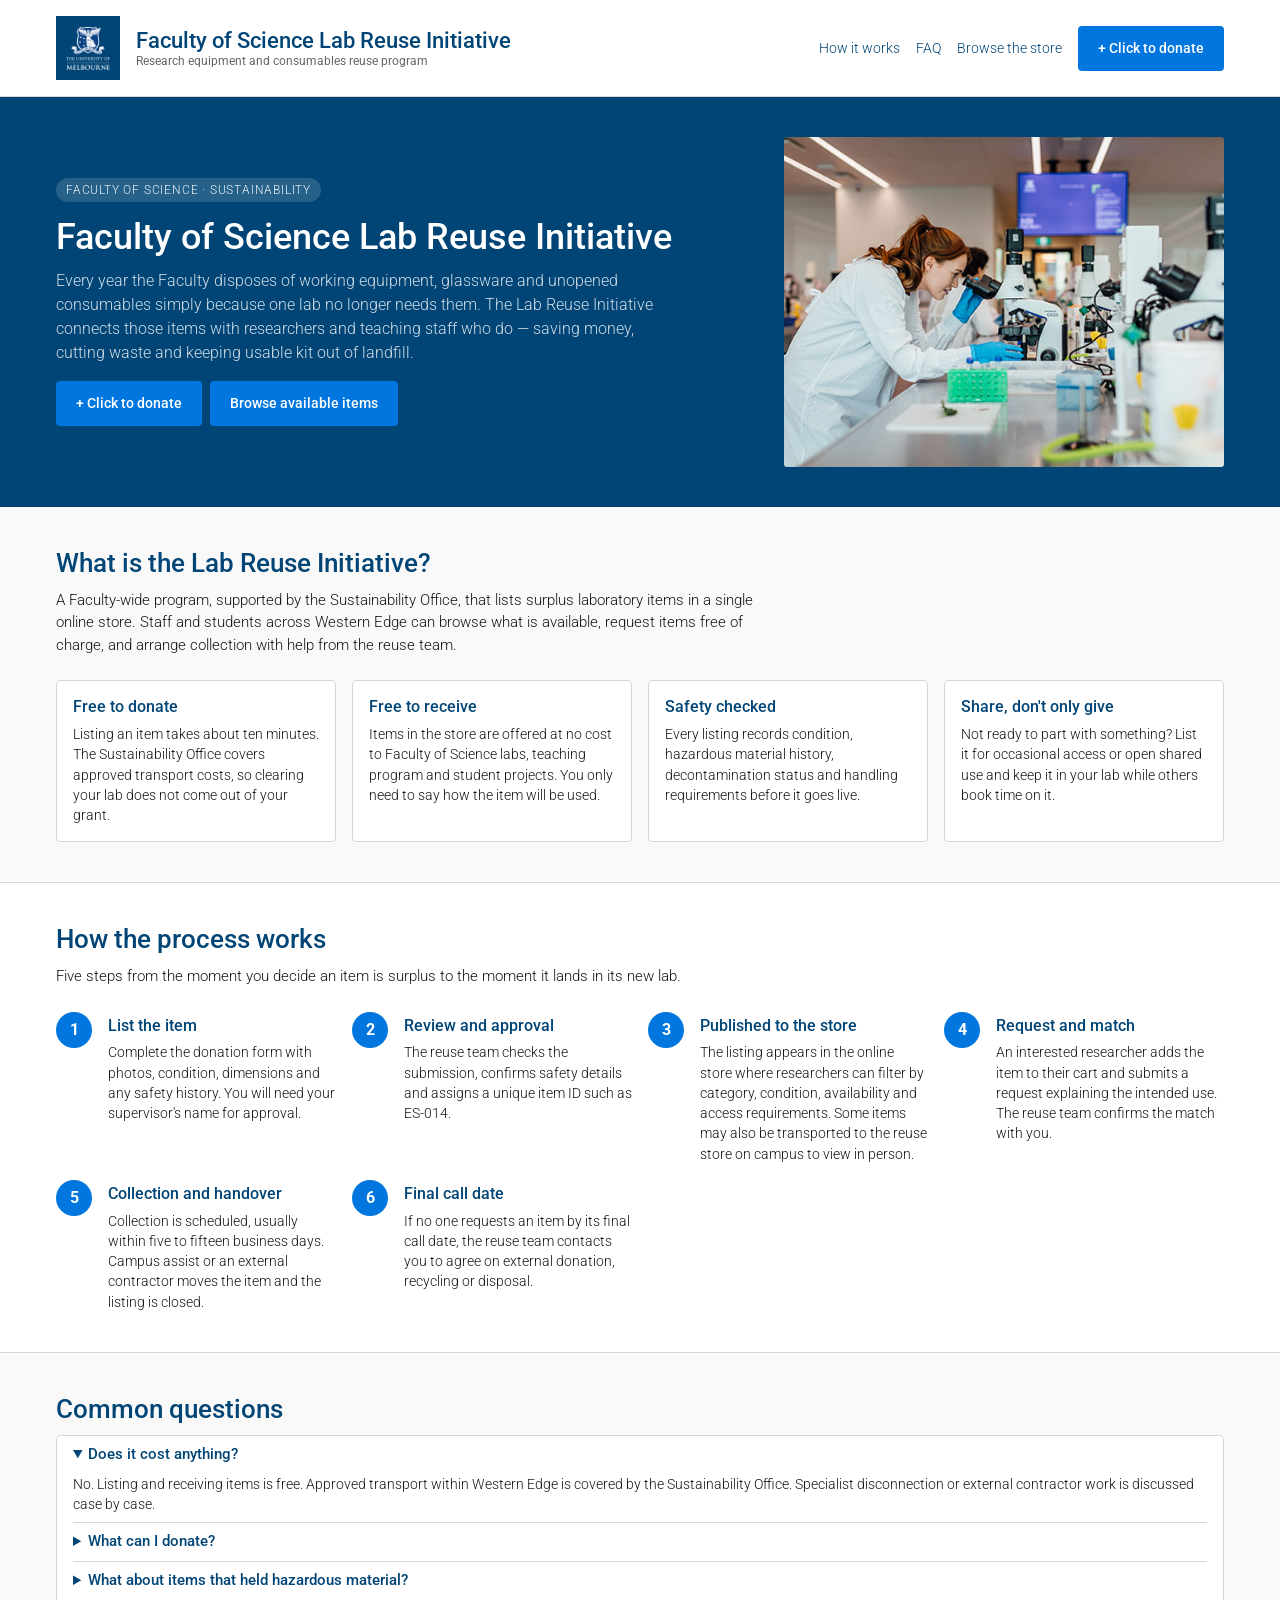
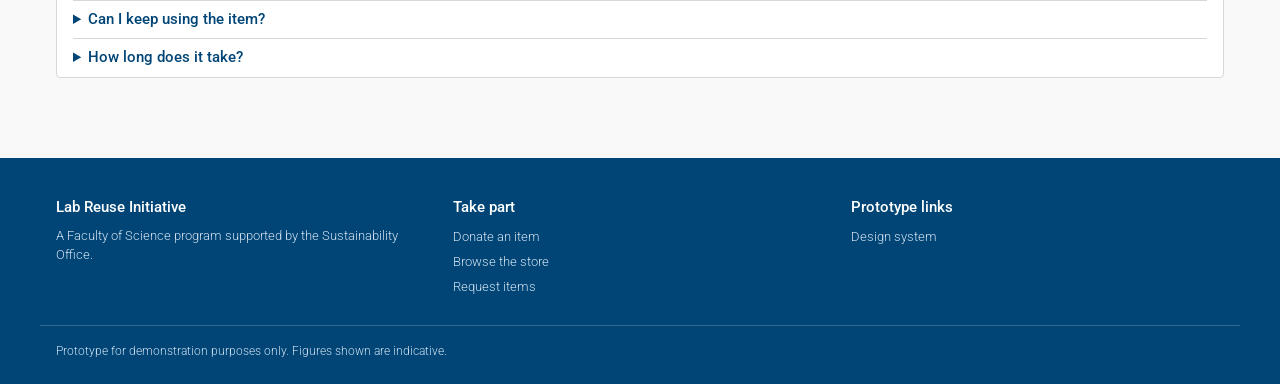
<file: home.html>
<!DOCTYPE html>
<html lang="en" dir="ltr">
<head>
  <meta charset="UTF-8" />
  <meta name="viewport" content="width=device-width, initial-scale=1.0" />
  <title>Faculty of Science Lab Reuse Initiative</title>
  <link rel="stylesheet" href="css/uom-snow.css" />
  <style>
    body { background: var(--uom-bg); }

    .wrap { max-width: var(--uom-container-max); margin: 0 auto; padding: 0 var(--uom-space-md); }

    /* ── Header ── */
    .site-header {
      background: var(--uom-white);
      border-bottom: 1px solid var(--uom-border-subtle);
      position: sticky;
      top: 0;
      z-index: 40;
    }

    .site-header__inner {
      max-width: var(--uom-container-max);
      margin: 0 auto;
      padding: var(--uom-space-md);
      display: flex;
      align-items: center;
      gap: var(--uom-space-md);
    }

    .site-brand { display: flex; align-items: center; gap: var(--uom-space-md); text-decoration: none; }
    .site-brand:hover { text-decoration: none; }
    .site-brand img { width: 6.4rem; height: 6.4rem; display: block; }
    .site-brand__title { font-size: 2.2rem; font-weight: 500; color: var(--uom-navy); line-height: 1.2; }
    .site-brand__sub { display: block; font-size: 1.2rem; color: var(--uom-muted); font-weight: 400; }

    .site-nav { margin-left: auto; display: flex; align-items: center; gap: var(--uom-space-md); }
    .site-nav a:not(.btn-donate) { font-size: 1.4rem; color: var(--uom-navy); text-decoration: none; }
    .site-nav a:not(.btn-donate):hover { text-decoration: underline; }

    .btn-donate {
      background: var(--uom-blue);
      color: var(--uom-white);
      font-size: var(--uom-font-size-base);
      font-weight: var(--uom-font-weight-medium);
      padding: 1rem 1.8rem;
      border: 2px solid var(--uom-blue);
      border-radius: var(--uom-radius);
      text-decoration: none;
      white-space: nowrap;
      display: inline-block;
    }
    .btn-donate:hover, .btn-donate:focus { background: var(--uom-btn-hover-bg); border-color: var(--uom-btn-hover-bg); color: var(--uom-white); text-decoration: none; }

    /* ── Hero ── */
    .hero {
      background: var(--uom-navy);
      color: var(--uom-white);
      padding: var(--uom-space-xl) 0;
    }
    .hero__grid { display: flex; gap: var(--uom-space-xl); align-items: center; }
    .hero__copy { flex: 1; min-width: 0; }
    .hero h1 { color: var(--uom-white); font-size: 3.6rem; margin: 0 0 var(--uom-space-sm); }
    .hero p { color: rgba(255,255,255,0.82); font-size: 1.6rem; margin: 0 0 var(--uom-space-md); max-width: 60rem; }
    .hero__actions { display: flex; flex-wrap: wrap; gap: var(--uom-space-sm); }

    .hero__badge {
      display: inline-block;
      background: rgba(255,255,255,0.15);
      color: rgba(255,255,255,0.92);
      font-size: 1.2rem;
      padding: 0.3rem 1rem;
      border-radius: 2rem;
      margin-bottom: 1.2rem;
      letter-spacing: 0.08rem;
    }

    .btn-ghost {
      display: inline-block;
      border: 2px solid var(--uom-blue);
      color: var(--uom-white);
      background: var(--uom-blue);
      font-size: var(--uom-font-size-base);
      font-weight: var(--uom-font-weight-medium);
      padding: 1rem 1.8rem;
      border-radius: var(--uom-radius);
      text-decoration: none;
      white-space: nowrap;
    }
    .btn-ghost:hover, .btn-ghost:focus { background: var(--uom-btn-hover-bg); border-color: var(--uom-btn-hover-bg); color: var(--uom-white); text-decoration: none; }

    .hero__image {
      flex: 0 0 44rem;
      aspect-ratio: 4 / 3;
      overflow: hidden;
      border-radius: var(--uom-radius-sm);
    }
    .hero__image img {
      width: 100%;
      height: 100%;
      object-fit: cover;
      display: block;
    }

    /* ── Sections ── */
    .section { padding: var(--uom-space-xl) 0; }
    .section--alt { background: var(--uom-white); border-block: 1px solid var(--uom-border-subtle); }
    .section h2 { font-size: 2.6rem; color: var(--uom-navy); margin: 0 0 var(--uom-space-sm); }
    .section__lead { font-size: 1.5rem; color: var(--uom-text); max-width: 70rem; margin: 0 0 var(--uom-space-lg); }

    .card-grid { display: grid; grid-template-columns: repeat(auto-fit, minmax(24rem, 1fr)); gap: var(--uom-space-md); }

    .info-card {
      background: var(--uom-white);
      border: 1px solid var(--uom-border-subtle);
      border-radius: var(--uom-radius);
      padding: var(--uom-space-md);
    }
    .section--alt .info-card { background: var(--uom-bg); }
    .info-card h3 { font-size: 1.6rem; color: var(--uom-navy); margin: 0 0 0.6rem; }
    .info-card p { font-size: 1.35rem; margin: 0; color: var(--uom-text); }

    .step { position: relative; padding-left: 5.2rem; }
    .step__num {
      position: absolute;
      left: 0;
      top: 0;
      width: 3.6rem;
      height: 3.6rem;
      border-radius: 50%;
      background: var(--uom-blue);
      color: var(--uom-white);
      display: flex;
      align-items: center;
      justify-content: center;
      font-size: 1.6rem;
      font-weight: 700;
    }
    .step h3 { font-size: 1.6rem; color: var(--uom-navy); margin: 0.4rem 0 0.6rem; }
    .step p { font-size: 1.35rem; margin: 0; }

    .cta {
      background: var(--uom-blue);
      color: var(--uom-white);
      border-radius: var(--uom-radius);
      padding: var(--uom-space-xl);
      text-align: center;
    }
    .cta h2 { color: var(--uom-white); margin-bottom: var(--uom-space-sm); }
    .cta p { color: rgba(255,255,255,0.9); font-size: 1.5rem; max-width: 60rem; margin: 0 auto var(--uom-space-md); }

    .faq { background: var(--uom-white); border: 1px solid var(--uom-border-subtle); border-radius: var(--uom-radius); padding: 0 var(--uom-space-md); }
    .faq details { border-bottom: 1px solid var(--uom-border-subtle); padding: var(--uom-space-sm) 0; }
    .faq details:last-child { border-bottom: none; }
    .faq summary { font-size: 1.45rem; font-weight: 500; color: var(--uom-navy); cursor: pointer; }
    .faq p { font-size: 1.35rem; margin: 0.8rem 0 0; }

    .site-footer { background: var(--uom-navy); color: #cfe0f0; padding: var(--uom-space-xl) 0 var(--uom-space-lg); margin-top: var(--uom-space-xl); }
    .site-footer h3 { color: var(--uom-white); font-size: 1.5rem; margin: 0 0 0.8rem; }
    .site-footer a { color: #cfe0f0; font-size: 1.3rem; }
    .site-footer ul { list-style: none; padding: 0; margin: 0; }
    .site-footer li { margin-bottom: 0.4rem; }
    .footer-grid { display: grid; grid-template-columns: repeat(auto-fit, minmax(22rem, 1fr)); gap: var(--uom-space-lg); }
    .footer-base { margin-top: var(--uom-space-lg); padding-top: var(--uom-space-md); border-top: 1px solid rgba(255,255,255,0.2); font-size: 1.2rem; }

    @media (max-width: 900px) {
      .hero__grid { flex-direction: column; align-items: flex-start; }
      .hero__image { flex-basis: auto; width: 100%; }
      .site-nav { width: 100%; margin-left: 0; flex-wrap: wrap; }
    }
  </style>
</head>
<body>

  <header class="site-header">
    <div class="site-header__inner">
      <a class="site-brand" href="home.html">
        <img src="assets/logo.png" alt="The University of Melbourne" />
        <span class="site-brand__title">
          Faculty of Science Lab Reuse Initiative
          <span class="site-brand__sub">Research equipment and consumables reuse program</span>
        </span>
      </a>
      <nav class="site-nav" aria-label="Primary">
        <a href="#how-it-works">How it works</a>
        <a href="#faq">FAQ</a>
        <a href="reuse-store.html">Browse the store</a>
        <a class="btn-donate" href="ServiceNow_form_prototype_ver2.html">+ Click to donate</a>
      </nav>
    </div>
  </header>

  <!-- ── Hero ── -->
  <section class="hero">
    <div class="wrap hero__grid">
      <div class="hero__copy">
        <span class="hero__badge">FACULTY OF SCIENCE &middot; SUSTAINABILITY</span>
        <h1>Faculty of Science Lab Reuse Initiative</h1>
        <p>
          Every year the Faculty disposes of working equipment, glassware and unopened consumables
          simply because one lab no longer needs them. The Lab Reuse Initiative connects those items
          with researchers and teaching staff who do &mdash; saving money, cutting waste and keeping
          usable kit out of landfill.
        </p>
        <div class="hero__actions">
          <a class="btn-donate" href="ServiceNow_form_prototype_ver2.html"> + Click to donate</a>
          <a class="btn-ghost" href="reuse-store.html">Browse available items</a>
        </div>
      </div>
      <div class="hero__image">
        <img src="assets/hero%20image.jpg" alt="Researcher working with microscopes in a laboratory" />
      </div>
    </div>
  </section>

  <!-- ── What it is ── -->
  <section class="section" id="about">
    <div class="wrap">
      <h2>What is the Lab Reuse Initiative?</h2>
      <p class="section__lead">
        A Faculty-wide program, supported by the Sustainability Office, that lists surplus laboratory
        items in a single online store. Staff and students across Western Edge can browse what is
        available, request items free of charge, and arrange collection with help from the reuse team.
      </p>
      <div class="card-grid">
        <div class="info-card">
          <h3>Free to donate</h3>
          <p>Listing an item takes about ten minutes. The Sustainability Office covers approved transport costs, so clearing your lab does not come out of your grant.</p>
        </div>
        <div class="info-card">
          <h3>Free to receive</h3>
          <p>Items in the store are offered at no cost to Faculty of Science labs, teaching program and student projects. You only need to say how the item will be used.</p>
        </div>
        <div class="info-card">
          <h3>Safety checked</h3>
          <p>Every listing records condition, hazardous material history, decontamination status and handling requirements before it goes live.</p>
        </div>
        <div class="info-card">
          <h3>Share, don't only give</h3>
          <p>Not ready to part with something? List it for occasional access or open shared use and keep it in your lab while others book time on it.</p>
        </div>
      </div>
    </div>
  </section>

  <!-- ── How it works ── -->
  <section class="section section--alt" id="how-it-works">
    <div class="wrap">
      <h2>How the process works</h2>
      <p class="section__lead">Five steps from the moment you decide an item is surplus to the moment it lands in its new lab.</p>
      <div class="card-grid">
        <div class="step">
          <span class="step__num">1</span>
          <h3>List the item</h3>
          <p>Complete the donation form with photos, condition, dimensions and any safety history. You will need your supervisor's name for approval.</p>
        </div>
        <div class="step">
          <span class="step__num">2</span>
          <h3>Review and approval</h3>
          <p>The reuse team checks the submission, confirms safety details and assigns a unique item ID such as ES&#8209;014.</p>
        </div>
        <div class="step">
          <span class="step__num">3</span>
          <h3>Published to the store</h3>
          <p>The listing appears in the online store where researchers can filter by category, condition, availability and access requirements. Some items may also be transported to the reuse store on campus to view in person.</p>
        </div>
        <div class="step">
          <span class="step__num">4</span>
          <h3>Request and match</h3>
          <p>An interested researcher adds the item to their cart and submits a request explaining the intended use. The reuse team confirms the match with you.</p>
        </div>
        <div class="step">
          <span class="step__num">5</span>
          <h3>Collection and handover</h3>
          <p>Collection is scheduled, usually within five to fifteen business days. Campus assist or an external contractor moves the item and the listing is closed.</p>
        </div>
        <div class="step">
          <span class="step__num">6</span>
          <h3>Final call date</h3>
          <p>If no one requests an item by its final call date, the reuse team contacts you to agree on external donation, recycling or disposal.</p>
        </div>
      </div>
    </div>
  </section>

  <!-- ── FAQ ── -->
  <section class="section" id="faq">
    <div class="wrap">
      <h2>Common questions</h2>
      <div class="faq">
        <details open>
          <summary>Does it cost anything?</summary>
          <p>No. Listing and receiving items is free. Approved transport within Western Edge is covered by the Sustainability Office. Specialist disconnection or external contractor work is discussed case by case.</p>
        </details>
        <details>
          <summary>What can I donate?</summary>
          <p>Small and large equipment, specialised instruments, glassware and plasticware, unopened consumables, storage and lab furniture. Items may be fully working, working with minor issues, or listed for parts &mdash; just describe the condition honestly.</p>
        </details>
        <details>
          <summary>What about items that held hazardous material?</summary>
          <p>They can still be listed. You must record the hazardous material history and the decontamination steps taken. The reuse team will not publish a listing until that information is complete.</p>
        </details>
        <details>
          <summary>Can I keep using the item?</summary>
          <p>Yes. Choose "occasional access" if you need it back for short periods, or "open shared donation" if the item stays in your lab and others book time on it.</p>
        </details>
        <details>
          <summary>How long does it take?</summary>
          <p>Approval usually takes a few business days. Collection is typically scheduled within five to fifteen business days once a match is confirmed.</p>
        </details>
      </div>
    </div>
  </section>

  <footer class="site-footer">
    <div class="wrap footer-grid">
      <div>
        <h3>Lab Reuse Initiative</h3>
        <p style="font-size:1.3rem;margin:0">A Faculty of Science program supported by the Sustainability Office.</p>
      </div>
      <div>
        <h3>Take part</h3>
        <ul>
          <li><a href="ServiceNow_form_prototype_ver2.html">Donate an item</a></li>
          <li><a href="reuse-store.html">Browse the store</a></li>
          <li><a href="ServiceNow_receiver_form_prototype.html">Request items</a></li>
        </ul>
      </div>
      <div>
        <h3>Prototype links</h3>
        <ul>
          <li><a href="index.html">Design system</a></li>
        </ul>
      </div>
    </div>
    <div class="wrap footer-base">Prototype for demonstration purposes only. Figures shown are indicative.</div>
  </footer>

</body>
</html>
</file>
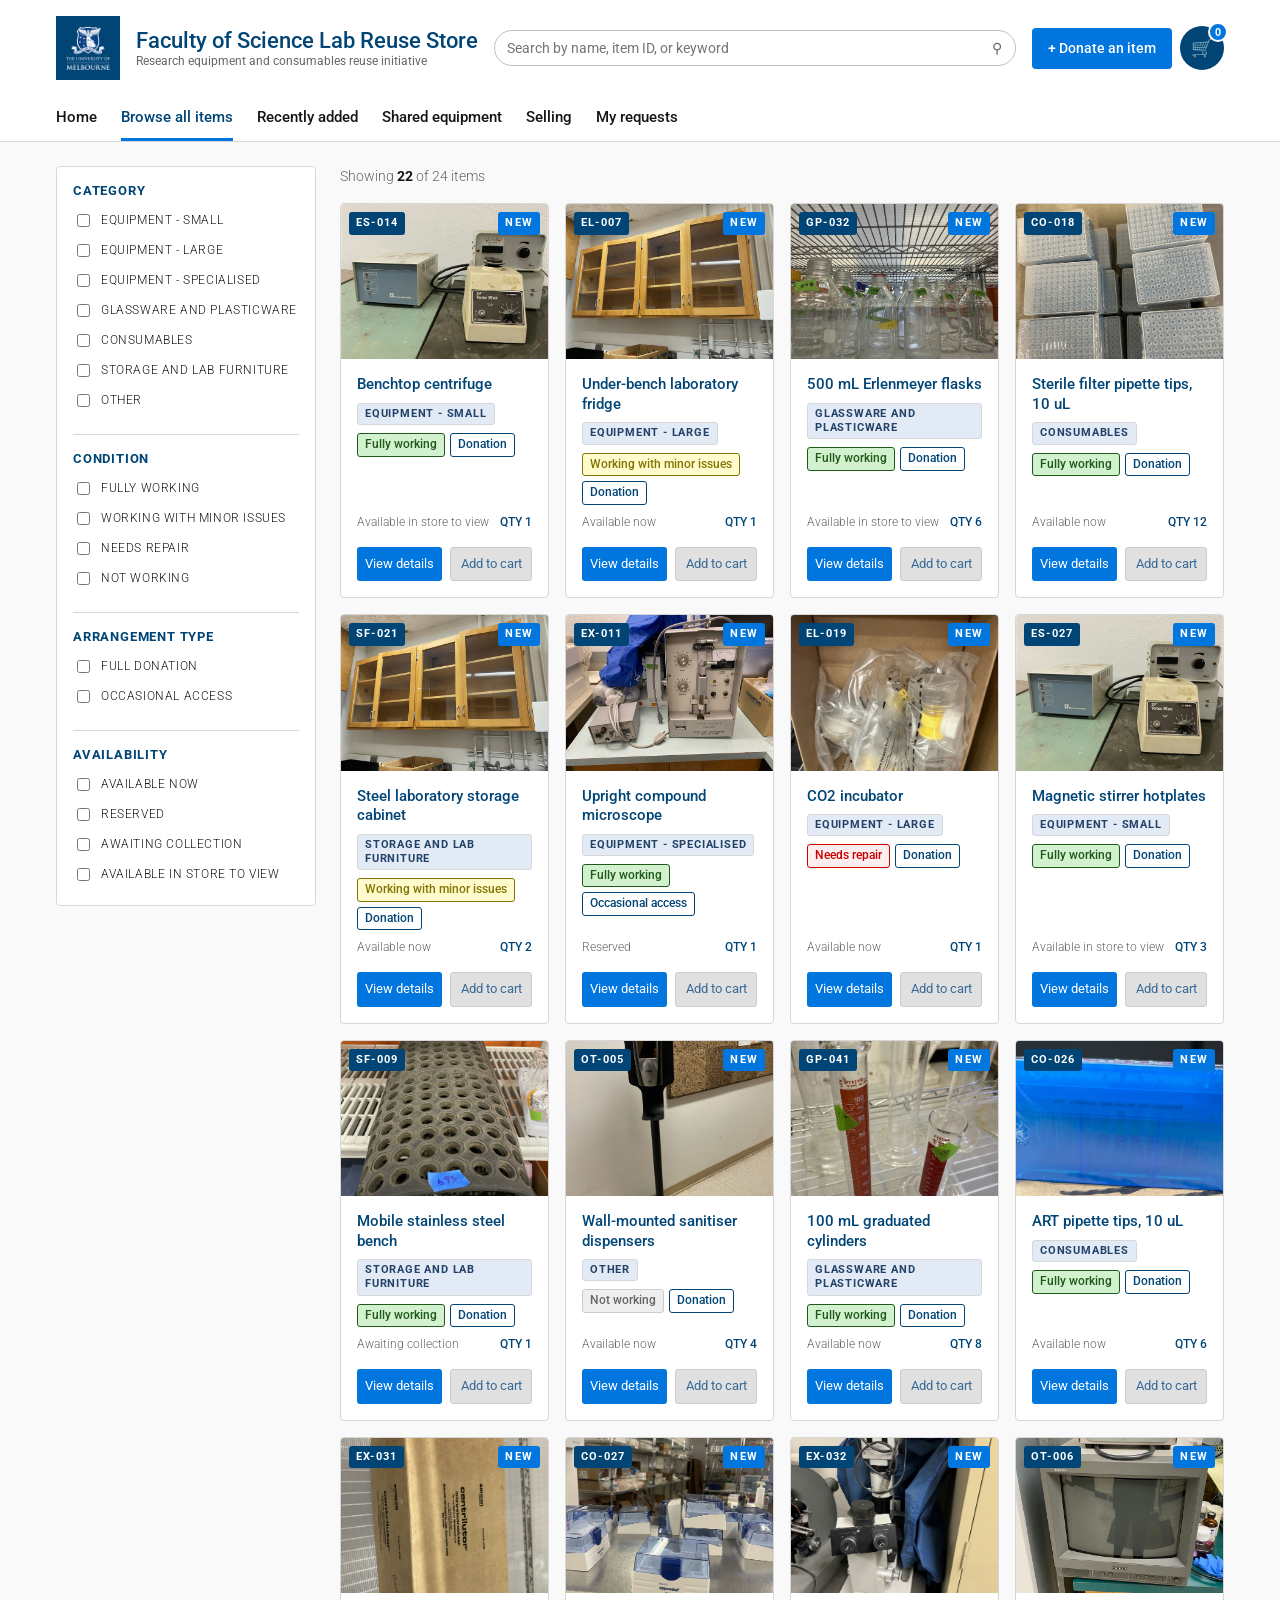
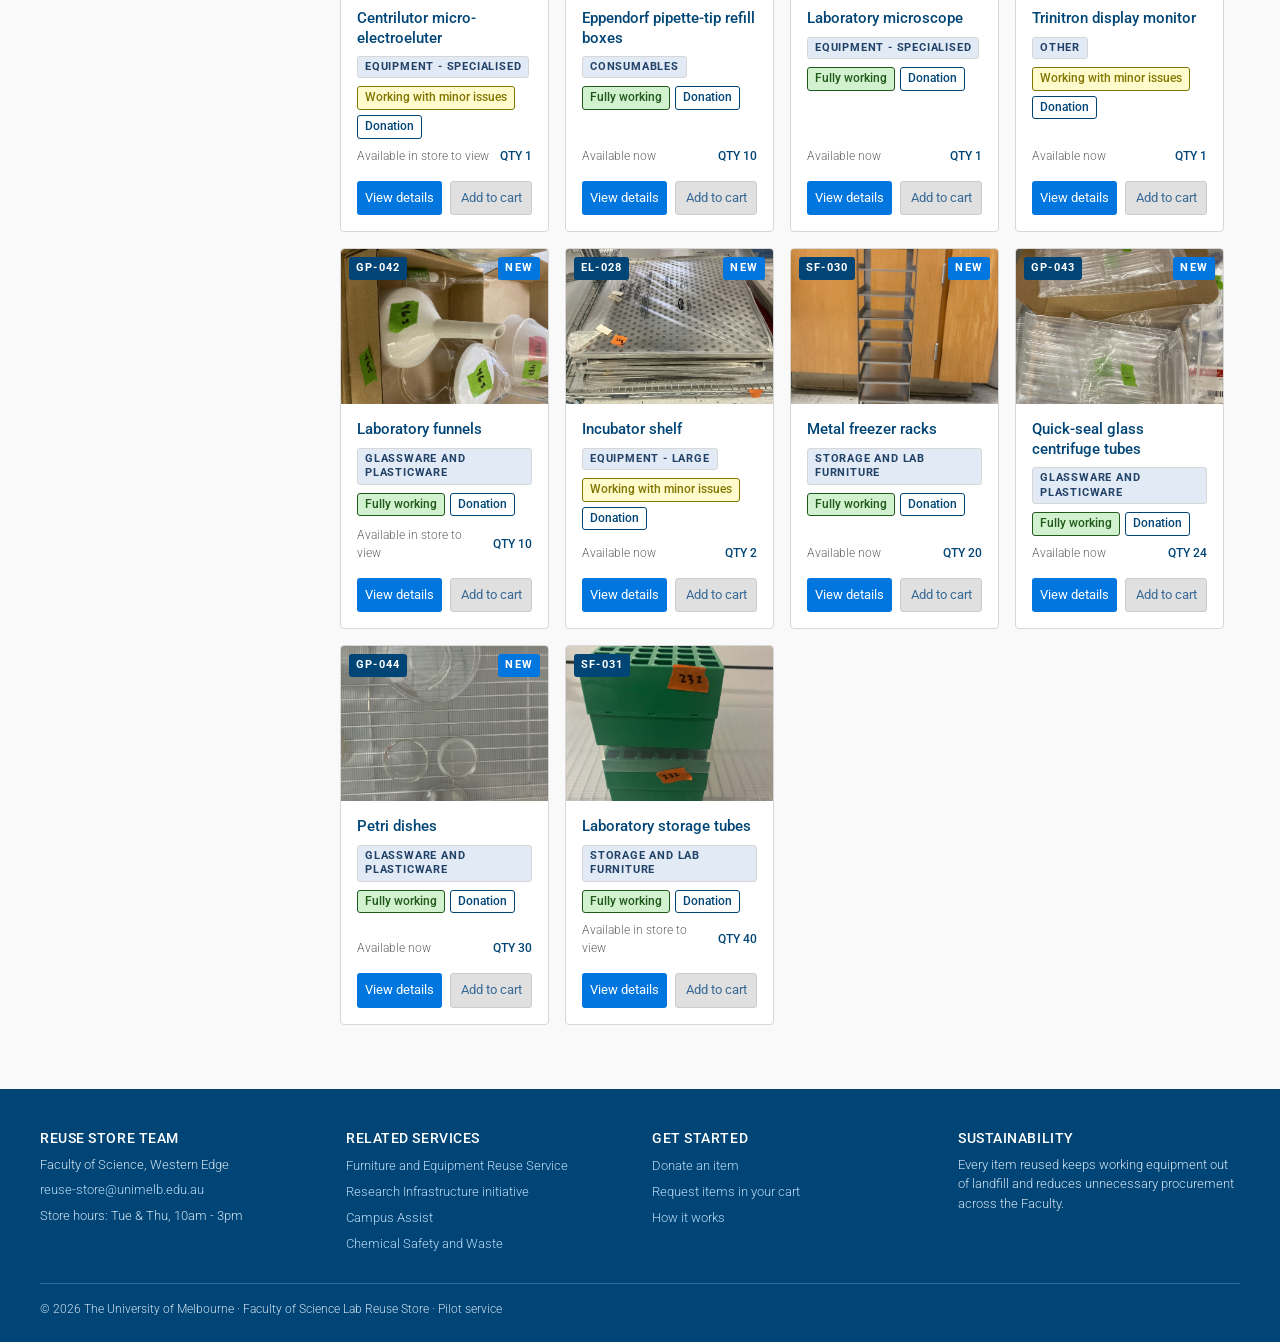
<file: reuse-store.html>
<!DOCTYPE html>
<html lang="en" dir="ltr">
<head>
  <meta charset="UTF-8" />
  <meta name="viewport" content="width=device-width, initial-scale=1.0" />
  <title>Faculty of Science Lab Reuse Store</title>
  <link rel="stylesheet" href="css/uom-snow.css" />
  <style>
    body {
      min-height: 100vh;
      display: flex;
      flex-direction: column;
      background: var(--uom-bg);
    }

    /* ── Top zone ─────────────────────────────────────── */
    .store-header {
      background: var(--uom-white);
      border-bottom: 1px solid var(--uom-border-subtle);
      position: sticky;
      top: 0;
      z-index: 40;
    }

    .store-header__top {
      max-width: var(--uom-container-max);
      margin: 0 auto;
      padding: var(--uom-space-md);
      display: flex;
      align-items: center;
      gap: var(--uom-space-md);
    }

    .store-brand {
      display: flex;
      align-items: center;
      gap: var(--uom-space-md);
      text-decoration: none;
      flex-shrink: 0;
    }

    .store-brand:hover, .store-brand:focus { text-decoration: none; }
    .store-brand:hover .store-brand__title { color: var(--uom-blue); }

    .store-brand img { width: 6.4rem; height: 6.4rem; display: block; }

    .store-brand__title {
      font-size: 2.2rem;
      font-weight: 500;
      color: var(--uom-navy);
      line-height: 1.2;
    }

    .store-brand__sub {
      display: block;
      font-size: 1.2rem;
      color: var(--uom-muted);
      font-weight: 400;
    }

    .store-search {
      flex: 1;
      min-width: 0;
      position: relative;
    }

    .store-search input {
      width: 100%;
      padding: 0.9rem 3.6rem 0.9rem 1.2rem;
      font-family: var(--uom-font);
      font-size: 1.4rem;
      border: 1px solid var(--uom-border-input);
      border-radius: 3rem;
    }

    .store-search__icon {
      position: absolute;
      right: 1.4rem;
      top: 50%;
      transform: translateY(-50%);
      color: var(--uom-muted);
      pointer-events: none;
    }

    .store-utility {
      display: flex;
      align-items: center;
      gap: var(--uom-space-sm);
      flex-shrink: 0;
    }

    .btn-donate {
      background: var(--uom-btn-primary-bg);
      color: var(--uom-btn-primary-fg);
      border: none;
      border-radius: var(--uom-radius);
      padding: 1rem 1.6rem;
      font-family: var(--uom-font);
      font-size: var(--uom-font-size-base);
      font-weight: var(--uom-font-weight-medium);
      cursor: pointer;
      text-decoration: none;
      display: inline-block;
      white-space: nowrap;
    }

    .btn-donate:hover, .btn-donate:focus { background: var(--uom-btn-hover-bg); color: var(--uom-white); }

    .cart-button {
      position: relative;
      width: 4.4rem;
      height: 4.4rem;
      border-radius: 50%;
      background: var(--uom-navy);
      color: var(--uom-white);
      border: none;
      cursor: pointer;
      display: flex;
      align-items: center;
      justify-content: center;
    }

    .cart-button__badge {
      position: absolute;
      top: -0.4rem;
      right: -0.4rem;
      min-width: 2rem;
      height: 2rem;
      padding: 0 0.5rem;
      border-radius: 1rem;
      background: var(--uom-blue);
      color: var(--uom-white);
      font-size: 1.1rem;
      font-weight: 700;
      display: flex;
      align-items: center;
      justify-content: center;
      border: 2px solid var(--uom-white);
    }

    /* ── Tabs ─────────────────────────────────────────── */
    .store-tabs {
      max-width: var(--uom-container-max);
      margin: 0 auto;
      padding: 0 var(--uom-space-md);
      display: flex;
      gap: var(--uom-space-lg);
      flex-wrap: wrap;
    }

    .store-tab {
      background: none;
      border: none;
      border-bottom: 3px solid transparent;
      padding: 1.2rem 0;
      font-family: var(--uom-font);
      font-size: 1.5rem;
      font-weight: 500;
      color: var(--uom-body);
      cursor: pointer;
    }

    .store-tab:hover { color: var(--uom-blue); }

    .store-tab.is-active {
      color: var(--uom-navy);
      border-bottom-color: var(--uom-blue);
    }

    /* ── Middle zone ──────────────────────────────────── */
    .store-main {
      max-width: var(--uom-container-max);
      margin: 0 auto;
      padding: var(--uom-space-lg) var(--uom-space-md);
      display: flex;
      flex: 1 0 auto;
      width: 100%;
      gap: var(--uom-space-lg);
      align-items: flex-start;
    }

    .store-sidebar {
      flex: 0 0 26rem;
      width: 26rem;
      background: var(--uom-white);
      border: 1px solid var(--uom-border-subtle);
      border-radius: var(--uom-radius);
      padding: var(--uom-space-md);
      position: sticky;
      top: 14rem;
      max-height: calc(100vh - 16rem);
      overflow-y: auto;
    }

    .store-content { flex: 1; min-width: 0; }

    .filter-group { border-bottom: 1px solid var(--uom-border-subtle); padding-bottom: var(--uom-space-md); margin-bottom: var(--uom-space-md); }
    .filter-group:last-child { border-bottom: none; margin-bottom: 0; padding-bottom: 0; }

    .filter-group__title {
      font-size: 1.3rem;
      font-weight: var(--uom-font-weight-bold);
      text-transform: uppercase;
      letter-spacing: 0.08rem;
      color: var(--uom-navy);
      margin: 0 0 var(--uom-space-sm);
    }

    .filter-option {
      display: flex;
      align-items: flex-start;
      gap: 0.8rem;
      font-size: 1.2rem;
      text-transform: uppercase;
      letter-spacing: 0.06rem;
      padding: 0.3rem 0;
      cursor: pointer;
    }

    .filter-option input { margin-top: 0.3rem; flex-shrink: 0; }

    .filter-select {
      width: 100%;
      padding: 0.7rem;
      font-family: var(--uom-font);
      font-size: 1.2rem;
      text-transform: uppercase;
      letter-spacing: 0.06rem;
      border: 1px solid var(--uom-border-input);
      border-radius: var(--uom-radius);
      background: var(--uom-white);
    }

    /* ── Result bar and filter tags ───────────────────── */
    .result-bar {
      display: flex;
      justify-content: space-between;
      align-items: center;
      gap: var(--uom-space-md);
      flex-wrap: wrap;
      margin-bottom: var(--uom-space-md);
    }

    .result-count { font-size: 1.4rem; color: var(--uom-muted); }
    .result-count strong { color: var(--uom-body); }

    .filter-tags { display: flex; flex-wrap: wrap; gap: 0.6rem; margin-bottom: var(--uom-space-md); }

    .filter-tag {
      display: inline-flex;
      align-items: center;
      gap: 0.6rem;
      background: var(--uom-info-bg);
      color: var(--uom-info-fg);
      border: 1px solid var(--uom-border-subtle);
      border-radius: 2rem;
      padding: 0.4rem 1rem;
      font-size: 1.2rem;
    }

    .filter-tag button {
      background: none;
      border: none;
      color: inherit;
      cursor: pointer;
      font-size: 1.4rem;
      line-height: 1;
      padding: 0;
    }

    .clear-all {
      background: none;
      border: none;
      color: var(--uom-blue);
      font-family: var(--uom-font);
      font-size: 1.2rem;
      cursor: pointer;
      text-decoration: underline;
    }

    /* ── Item grid ────────────────────────────────────── */
    .item-grid {
      display: grid;
      grid-template-columns: repeat(4, minmax(0, 1fr));
      gap: var(--uom-space-md);
    }

    @media (max-width: 820px) { .item-grid { grid-template-columns: repeat(2, minmax(0, 1fr)); } }
    @media (max-width: 520px) { .item-grid { grid-template-columns: minmax(0, 1fr); } }

    .item-card {
      background: var(--uom-white);
      border: 1px solid var(--uom-border-subtle);
      border-radius: var(--uom-radius);
      overflow: hidden;
      display: flex;
      flex-direction: column;
    }

    .item-card__media {
      position: relative;
      width: 100%;
      aspect-ratio: 4 / 3;
      flex: 0 0 auto;
      overflow: hidden;
      background: repeating-linear-gradient(45deg, #f0f0f0, #f0f0f0 10px, #e8e8e8 10px, #e8e8e8 20px);
      display: flex;
      align-items: center;
      justify-content: center;
      color: var(--uom-muted);
      font-size: 1.2rem;
    }

    .item-card__media img {
      position: absolute;
      inset: 0;
      width: 100%;
      height: 100%;
      object-fit: cover;
      object-position: center;
      display: block;
    }

    .item-card__code {
      position: absolute;
      top: var(--uom-space-sm);
      left: var(--uom-space-sm);
      background: var(--uom-navy);
      color: var(--uom-white);
      font-family: var(--uom-font);
      font-size: 1.1rem;
      font-weight: var(--uom-font-weight-bold);
      letter-spacing: 0.12rem;
      text-transform: uppercase;
      padding: 0.3rem 0.7rem;
      border-radius: var(--uom-radius-sm);
    }

    .item-card__new {
      position: absolute;
      top: var(--uom-space-sm);
      right: var(--uom-space-sm);
      background: var(--uom-blue);
      color: var(--uom-white);
      font-family: var(--uom-font);
      font-size: 1.1rem;
      font-weight: var(--uom-font-weight-bold);
      padding: 0.3rem 0.7rem;
      border-radius: var(--uom-radius-sm);
      text-transform: uppercase;
      letter-spacing: 0.12rem;
    }

    .item-card__body { padding: var(--uom-space-md); flex: 1; display: flex; flex-direction: column; gap: 0.8rem; min-width: 0; }

    .item-card__name {
      font-size: 1.5rem;
      font-weight: 500;
      color: var(--uom-navy);
      margin: 0;
      line-height: 1.3;
      overflow-wrap: anywhere;
    }

    .item-card__meta { font-size: 1.2rem; color: var(--uom-muted); margin: 0; overflow-wrap: anywhere; }

    .item-card__avail {
      display: flex;
      align-items: center;
      justify-content: space-between;
      gap: 0.8rem;
      margin-top: auto;
      font-size: 1.2rem;
      color: var(--uom-muted);
    }

    .item-card__qty { color: var(--uom-navy); font-weight: 500; white-space: nowrap; }

    .tag-row { display: flex; flex-wrap: wrap; gap: 0.5rem; min-width: 0; }

    .tag {
      display: inline-flex;
      align-items: center;
      gap: 0.4rem;
      font-family: var(--uom-font);
      font-size: var(--uom-font-size-sm);
      font-weight: var(--uom-font-weight-medium);
      padding: 0.3rem 0.7rem;
      border-radius: var(--uom-radius-sm);
      border: 1px solid transparent;
      max-width: 100%;
      white-space: normal;
      overflow-wrap: anywhere;
      line-height: 1.3;
    }

    .tag--code {
      background: var(--uom-bg);
      color: var(--uom-navy);
      border-color: var(--uom-border-subtle);
      font-weight: var(--uom-font-weight-bold);
      letter-spacing: 0.08rem;
    }

    .tag--qty { background: var(--uom-info-bg); color: var(--uom-info-fg); border-color: var(--uom-border-subtle); }
    .tag--category {
      background: var(--uom-info-bg);
      color: var(--uom-info-fg);
      border-color: var(--uom-border-subtle);
      text-transform: uppercase;
      letter-spacing: 0.08rem;
      font-weight: var(--uom-font-weight-bold);
      font-size: 1.1rem;
    }
    .tag--green { background: var(--uom-success-bg); color: var(--uom-success-fg); border-color: var(--uom-success-fg); }
    .tag--amber { background: var(--uom-warning-bg); color: var(--uom-warning-fg); border-color: var(--uom-warning-fg); }
    .tag--red { background: var(--uom-danger-fg); color: var(--uom-required); border-color: var(--uom-required); }
    .tag--grey { background: var(--uom-disabled); color: var(--uom-muted); border-color: var(--uom-border); }
    .tag--navy { background: var(--uom-navy); color: var(--uom-white); }
    .tag--outline { background: var(--uom-white); color: var(--uom-navy); border-color: var(--uom-navy); }

    .item-card__actions {
      display: grid;
      grid-template-columns: 1fr 1fr;
      gap: 0.8rem;
      padding: 0 var(--uom-space-md) var(--uom-space-md);
    }

    .item-card__actions .btn { width: 100%; text-align: center; font-size: 1.3rem; font-weight: 400; padding: 0.7rem 0.8rem; }

    .empty-state {
      background: var(--uom-white);
      border: 1px dashed var(--uom-border);
      border-radius: var(--uom-radius);
      padding: var(--uom-space-xl);
      text-align: center;
      color: var(--uom-muted);
    }

    /* ── Detail view ──────────────────────────────────── */
    .detail-layout { display: block; }
    .detail-main { min-width: 0; }

    .detail-side {
      background: var(--uom-white);
      border: 1px solid var(--uom-border-subtle);
      border-radius: var(--uom-radius);
      padding: var(--uom-space-md);
      display: flex;
      flex-direction: column;
      gap: 0.8rem;
    }

    .detail-overview { display: grid; grid-template-columns: minmax(0, 1.25fr) minmax(30rem, 0.9fr); gap: var(--uom-space-lg); align-items: start; }

    .detail-summary { display: flex; flex-direction: column; gap: var(--uom-space-md); }

    .detail-summary .detail-panel { margin-bottom: 0; }

    .detail-title-row { display: flex; align-items: center; justify-content: space-between; gap: var(--uom-space-md); }

    .detail-title-row h3 { min-width: 0; }

    .detail-panel {
      background: var(--uom-white);
      border: 1px solid var(--uom-border-subtle);
      border-radius: var(--uom-radius);
      padding: var(--uom-space-md) var(--uom-space-lg);
      margin-bottom: var(--uom-space-md);
    }

    .detail-panel h3 {
      font-size: 1.5rem;
      color: var(--uom-navy);
      margin: 0 0 var(--uom-space-sm);
      padding-bottom: 0.6rem;
      border-bottom: 2px solid var(--uom-border-subtle);
    }

    .gallery { display: flex; flex-direction: column; gap: 0.8rem; }

    .gallery__main {
      position: relative;
      aspect-ratio: 4 / 3;
      background: repeating-linear-gradient(45deg, #f0f0f0, #f0f0f0 10px, #e8e8e8 10px, #e8e8e8 20px);
      border-radius: var(--uom-radius-sm);
      overflow: hidden;
    }

    .gallery__main img { width: 100%; height: 100%; object-fit: contain; display: block; }

    .gallery__arrow {
      position: absolute;
      top: 50%;
      transform: translateY(-50%);
      width: 3.6rem;
      height: 3.6rem;
      border: none;
      border-radius: 50%;
      background: rgba(0, 69, 118, 0.88);
      color: var(--uom-white);
      font-size: 2.4rem;
      line-height: 1;
      cursor: pointer;
    }

    .gallery__arrow:hover, .gallery__arrow:focus { background: var(--uom-blue); }
    .gallery__arrow--prev { left: 0.8rem; }
    .gallery__arrow--next { right: 0.8rem; }

    .gallery__thumbs { display: grid; grid-template-columns: repeat(4, minmax(0, 1fr)); gap: 0.8rem; }

    .gallery__thumb {
      aspect-ratio: 1;
      border: 2px solid transparent;
      border-radius: var(--uom-radius-sm);
      overflow: hidden;
      padding: 0;
      background: var(--uom-bg);
      cursor: pointer;
    }

    .gallery__thumb.is-active { border-color: var(--uom-blue); }
    .gallery__thumb img { width: 100%; height: 100%; object-fit: cover; display: block; }

    .gallery__slot {
      aspect-ratio: 1;
      background: repeating-linear-gradient(45deg, #f0f0f0, #f0f0f0 10px, #e8e8e8 10px, #e8e8e8 20px);
      border-radius: var(--uom-radius-sm);
      display: flex;
      align-items: center;
      justify-content: center;
      color: #999;
      font-size: 1.1rem;
      text-align: center;
      overflow: hidden;
    }

    .gallery__slot img { width: 100%; height: 100%; object-fit: cover; display: block; }

    .fact-list { display: grid; grid-template-columns: 1fr 1fr; gap: 0.6rem var(--uom-space-md); margin: 0; font-size: 1.3rem; }
    .fact-list dt { color: var(--uom-muted); }
    .fact-list dd { margin: 0 0 0.6rem; font-weight: 500; }

    .id-line { display: flex; align-items: center; gap: 0.8rem; margin: 0.4rem 0 var(--uom-space-sm); }

    .id-code {
      font-family: var(--uom-font);
      font-size: var(--uom-font-size-base);
      font-weight: var(--uom-font-weight-bold);
      letter-spacing: 0.08rem;
      color: var(--uom-navy);
      background: var(--uom-bg);
      border: 1px solid var(--uom-border-subtle);
      border-radius: var(--uom-radius-sm);
      padding: 0.3rem 0.7rem;
    }

    .copy-btn {
      background: none;
      border: 1px solid var(--uom-border);
      border-radius: var(--uom-radius-sm);
      padding: 0.3rem 0.7rem;
      font-size: 1.2rem;
      cursor: pointer;
      font-family: var(--uom-font);
      color: var(--uom-link-alt);
    }

    .detail-tabs { margin-top: var(--uom-space-lg); }
    .detail-tabs--summary { margin-top: var(--uom-space-md); }
    details.detail-tab { background: var(--uom-white); border: 1px solid var(--uom-border-subtle); border-radius: var(--uom-radius); margin-bottom: 0.8rem; }
    details.detail-tab summary { cursor: pointer; font-weight: 500; font-size: 1.5rem; color: var(--uom-navy); padding: var(--uom-space-md); }
    details.detail-tab[open] summary { border-bottom: 1px solid var(--uom-border-subtle); }
    .detail-tab__body { padding: var(--uom-space-md); }

    .back-link {
      background: none;
      border: none;
      color: var(--uom-blue);
      font-family: var(--uom-font);
      font-size: 1.4rem;
      cursor: pointer;
      padding: 0;
      margin-bottom: var(--uom-space-md);
    }

    /* ── Cart drawer ──────────────────────────────────── */
    .drawer-backdrop {
      display: none;
      position: fixed;
      inset: 0;
      background: rgba(0, 0, 0, 0.45);
      z-index: 50;
    }

    .drawer-backdrop.is-open { display: block; }

    .cart-drawer {
      position: fixed;
      top: 0;
      right: 0;
      width: min(44rem, 100%);
      height: 100%;
      background: var(--uom-white);
      z-index: 51;
      transform: translateX(100%);
      transition: transform 0.2s ease;
      display: flex;
      flex-direction: column;
    }

    .cart-drawer.is-open { transform: translateX(0); }

    .cart-drawer__head {
      background: var(--uom-navy);
      color: var(--uom-white);
      padding: var(--uom-space-md) var(--uom-space-lg);
      display: flex;
      justify-content: space-between;
      align-items: center;
    }

    .cart-drawer__head h2 { color: var(--uom-white); font-size: 1.8rem; margin: 0; }

    .cart-drawer__close {
      background: none;
      border: none;
      color: var(--uom-white);
      font-size: 2.4rem;
      line-height: 1;
      cursor: pointer;
    }

    .cart-drawer__body { flex: 1; overflow-y: auto; padding: var(--uom-space-md) var(--uom-space-lg); }
    .cart-drawer__foot { border-top: 1px solid var(--uom-border-subtle); padding: var(--uom-space-md) var(--uom-space-lg); display: flex; gap: 0.8rem; }
    .cart-drawer__foot .btn { font-weight: 400; }

    .cart-line { display: flex; gap: var(--uom-space-sm); padding: var(--uom-space-sm) 0; border-bottom: 1px solid var(--uom-border-subtle); }

    .cart-line__thumb {
      flex: 0 0 6rem;
      height: 6rem;
      background: repeating-linear-gradient(45deg, #f0f0f0, #f0f0f0 8px, #e8e8e8 8px, #e8e8e8 16px);
      border-radius: var(--uom-radius-sm);
      display: flex;
      align-items: center;
      justify-content: center;
      font-size: 1rem;
      color: #999;
    }

    .cart-line__thumb img { width: 100%; height: 100%; object-fit: cover; display: block; border-radius: inherit; }

    .cart-line__body { flex: 1; min-width: 0; }
    .cart-line__name { font-size: 1.3rem; font-weight: 500; margin: 0 0 0.4rem; }

    .qty-control { display: inline-flex; align-items: center; border: 1px solid var(--uom-border); border-radius: var(--uom-radius-sm); }
    .qty-control button { background: none; border: none; width: 2.4rem; height: 2.4rem; cursor: pointer; font-size: 1.4rem; line-height: 1; }
    .qty-control span { min-width: 2.4rem; text-align: center; font-size: 1.3rem; }

    .link-btn {
      background: none;
      border: none;
      color: var(--uom-required);
      font-family: var(--uom-font);
      font-size: 1.2rem;
      cursor: pointer;
      text-decoration: underline;
      padding: 0;
    }

    /* ── Static tab content ───────────────────────────── */
    .prose { background: var(--uom-white); border: 1px solid var(--uom-border-subtle); border-radius: var(--uom-radius); padding: var(--uom-space-lg); }
    .prose h2 { color: var(--uom-navy); font-size: 1.8rem; margin-top: 0; }
    .prose h3 { color: var(--uom-navy); font-size: 1.5rem; margin-bottom: 0.4rem; }
    .prose p, .prose li { font-size: 1.4rem; }

    .step-grid { display: grid; grid-template-columns: repeat(auto-fit, minmax(20rem, 1fr)); gap: var(--uom-space-md); margin-top: var(--uom-space-md); }
    .step { background: var(--uom-bg); border: 1px solid var(--uom-border-subtle); border-radius: var(--uom-radius); padding: var(--uom-space-md); }
    .step__num { width: 3rem; height: 3rem; border-radius: 50%; background: var(--uom-navy); color: var(--uom-white); display: flex; align-items: center; justify-content: center; font-weight: 700; margin-bottom: 0.8rem; }

    .request-table { width: 100%; border-collapse: collapse; font-size: 1.3rem; }
    .request-table th, .request-table td { text-align: left; padding: 0.8rem 1rem; border-bottom: 1px solid var(--uom-border-subtle); }
    .request-table thead th { background: var(--uom-navy); color: var(--uom-white); font-weight: 500; }

    .callout { background: var(--uom-info-bg); border-left: 4px solid var(--uom-blue); border-radius: var(--uom-radius); padding: var(--uom-space-md); font-size: 1.4rem; margin-bottom: var(--uom-space-md); }
    .callout--warn { background: var(--uom-warning-bg); border-left-color: var(--uom-warning-fg); }

    /* ── Footer ───────────────────────────────────────── */
    .store-footer { background: var(--uom-navy); color: var(--uom-white); margin-top: var(--uom-space-xl); padding: var(--uom-space-xl) var(--uom-space-md) var(--uom-space-lg); }
    .store-footer__inner { max-width: var(--uom-container-max); margin: 0 auto; display: grid; grid-template-columns: repeat(auto-fit, minmax(22rem, 1fr)); gap: var(--uom-space-lg); }
    .store-footer h4 { color: var(--uom-white); font-size: 1.4rem; margin: 0 0 0.8rem; text-transform: uppercase; letter-spacing: 0.04em; }
    .store-footer a { color: #b9d9f5; font-size: 1.3rem; }
    .store-footer ul { list-style: none; padding: 0; margin: 0; }
    .store-footer li { margin-bottom: 0.5rem; }
    .store-footer p { font-size: 1.3rem; color: #cfe0f0; margin: 0 0 0.6rem; }
    .store-footer__base { max-width: var(--uom-container-max); margin: var(--uom-space-lg) auto 0; padding-top: var(--uom-space-md); border-top: 1px solid rgba(255,255,255,0.2); font-size: 1.2rem; color: #cfe0f0; }

    .sr-only { position: absolute; width: 1px; height: 1px; padding: 0; margin: -1px; overflow: hidden; clip: rect(0,0,0,0); white-space: nowrap; border: 0; }

    @media (max-width: 900px) {
      .store-main { flex-direction: column; }
      .store-sidebar { position: static; width: 100%; flex: 0 0 auto; max-height: none; }
      .detail-overview { grid-template-columns: 1fr; }
      .detail-side { width: 100%; }
      .store-header__top { flex-wrap: wrap; }
      .store-search { order: 3; flex-basis: 100%; }
    }
  </style>
</head>
<body>

  <!-- ══════════════════════════ TOP ZONE ══════════════════════════ -->
  <header class="store-header">
    <div class="store-header__top">
      <a class="store-brand" href="#" onclick="goTab('browse'); return false;">
        <img src="assets/logo.png" alt="The University of Melbourne" />
        <span class="store-brand__title">
          Faculty of Science Lab Reuse Store
          <span class="store-brand__sub">Research equipment and consumables reuse initiative</span>
        </span>
      </a>

      <div class="store-search">
        <label class="sr-only" for="search-input">Search items</label>
        <input type="search" id="search-input" placeholder="Search by name, item ID, or keyword" />
        <span class="store-search__icon" aria-hidden="true">&#9906;</span>
      </div>

      <div class="store-utility">
        <a class="btn-donate" href="ServiceNow_form_prototype_ver2.html">+ Donate an item</a>
        <button class="cart-button" id="cart-button" aria-label="Open cart">
          <span aria-hidden="true" style="font-size:1.8rem">&#128722;</span>
          <span class="cart-button__badge" id="cart-count">0</span>
        </button>
      </div>
    </div>

    <nav class="store-tabs" aria-label="Primary">
      <button class="store-tab" onclick="window.location.href='home.html'">Home</button>
      <button class="store-tab is-active" data-tab="browse" onclick="goTab('browse')">Browse all items</button>
      <button class="store-tab" data-tab="recent" onclick="goTab('recent')">Recently added</button>
      <button class="store-tab" data-tab="shared" onclick="goTab('shared')">Shared equipment</button>
      <button class="store-tab" data-tab="selling" onclick="goTab('selling')">Selling</button>
      <button class="store-tab" data-tab="requests" onclick="goTab('requests')">My requests</button>
    </nav>
  </header>

  <!-- ══════════════════════════ MIDDLE ZONE ═══════════════════════ -->
  <main class="store-main" id="store-main">

    <!-- Sidebar filters -->
    <aside class="store-sidebar" id="sidebar" aria-label="Filters">
      <div class="filter-group">
        <h3 class="filter-group__title">Category</h3>
        <div id="filter-category"></div>
      </div>

      <div class="filter-group">
        <h3 class="filter-group__title">Condition</h3>
        <div id="filter-condition"></div>
      </div>

      <div class="filter-group" id="arrangement-group">
        <h3 class="filter-group__title">Arrangement type</h3>
        <div id="filter-arrangement"></div>
      </div>

      <div class="filter-group">
        <h3 class="filter-group__title">Availability</h3>
        <div id="filter-availability"></div>
      </div>

      <div class="filter-group">
        <h3 class="filter-group__title">Location</h3>
        <select class="filter-select" id="filter-location">
          <option value="">Any Western Edge</option>
          <option>BioSciences 2 (Building 122)</option>
          <option>BioSciences 4 (Building 147)</option>
          <option>Redmond Barry (Building 115)</option>
          <option>School of Chemistry (Building 153)</option>
          <option>Reuse store (Building 184)</option>
          <option>Cross-campus (Dookie / Werribee)</option>
        </select>
      </div>

      <div class="filter-group">
        <h3 class="filter-group__title">Size and access</h3>
        <div id="filter-access"></div>
      </div>

    </aside>

    <!-- Main content -->
    <div class="store-content" id="content"></div>
  </main>

  <!-- ══════════════════════════ CART DRAWER ═══════════════════════ -->
  <div class="drawer-backdrop" id="drawer-backdrop" onclick="closeCart()"></div>
  <aside class="cart-drawer" id="cart-drawer" aria-label="Your cart" aria-hidden="true">
    <div class="cart-drawer__head">
      <h2 id="cart-title">Your cart (0 items)</h2>
      <button class="cart-drawer__close" onclick="closeCart()" aria-label="Close cart">&times;</button>
    </div>
    <div class="cart-drawer__body" id="cart-body"></div>
    <div class="cart-drawer__foot">
      <button class="btn btn-secondary" onclick="closeCart()">Continue browsing</button>
      <a class="btn btn-primary" id="cart-submit" href="ServiceNow_receiver_form_prototype.html" style="flex:1;text-align:center">Submit request</a>
    </div>
  </aside>

  <!-- ══════════════════════════ FOOTER ════════════════════════════ -->
  <footer class="store-footer">
    <div class="store-footer__inner">
      <div>
        <h4>Reuse store team</h4>
        <p>Faculty of Science, Western Edge</p>
        <p><a href="mailto:reuse-store@unimelb.edu.au">reuse-store@unimelb.edu.au</a></p>
        <p>Store hours: Tue &amp; Thu, 10am - 3pm</p>
      </div>
      <div>
        <h4>Related services</h4>
        <ul>
          <li><a href="#">Furniture and Equipment Reuse Service</a></li>
          <li><a href="#">Research Infrastructure initiative</a></li>
          <li><a href="#">Campus Assist</a></li>
          <li><a href="#">Chemical Safety and Waste</a></li>
        </ul>
      </div>
      <div>
        <h4>Get started</h4>
        <ul>
          <li><a href="ServiceNow_form_prototype_ver2.html">Donate an item</a></li>
          <li><a href="ServiceNow_receiver_form_prototype.html">Request items in your cart</a></li>
          <li><a href="home.html#how-it-works">How it works</a></li>
        </ul>
      </div>
      <div>
        <h4>Sustainability</h4>
        <p>Every item reused keeps working equipment out of landfill and reduces unnecessary procurement across the Faculty.</p>
      </div>
    </div>
    <div class="store-footer__base">
      &copy; 2026 The University of Melbourne &middot; Faculty of Science Lab Reuse Store &middot; Pilot service
    </div>
  </footer>

  <script>
    /* ─────────────── Reference data ─────────────── */
    var CATEGORIES = [
      { value: 'Equipment - small', prefix: 'ES' },
      { value: 'Equipment - large', prefix: 'EL' },
      { value: 'Equipment - specialised', prefix: 'EX' },
      { value: 'Glassware and plasticware', prefix: 'GP' },
      { value: 'Consumables', prefix: 'CO' },
      { value: 'Storage and lab furniture', prefix: 'SF' },
      { value: 'Other', prefix: 'OT' }
    ];

    var CONDITIONS = ['Fully working', 'Working with minor issues', 'Needs repair', 'Not working'];
    var ARRANGEMENTS = ['Full donation', 'Occasional access', 'Open shared donation'];
    var AVAILABILITIES = ['Available now', 'Reserved', 'Awaiting collection', 'Available in store to view'];
    var ACCESS_OPTIONS = ['Fits in a standard lift', 'Requires ground floor or freight lift access', 'Requires disconnection', 'Over 200kg'];

    // Placeholder catalogue; real listings are generated from approved Form 1 submissions.
    var PHOTO_DIR = 'assets/Dummy Photos/';

    // Filenames contain spaces and punctuation, so they are encoded at render time.
    function photoUrl(name) { return PHOTO_DIR.split('/').map(encodeURIComponent).join('/') + encodeURIComponent(name); }

    var ITEMS = [
      {
        id: 'ES-014', name: 'Benchtop centrifuge', category: 'Equipment - small', qty: 1,
        condition: 'Fully working', arrangement: 'Full donation', availability: 'Available in store to view',
        location: 'Reuse store (Building 184)', school: 'School of BioSciences', listed: 6, finalCall: '30 October 2026',
        serviced: 'Serviced in last 5 years', access: ['Fits in a standard lift'],
        description: 'Compact benchtop centrifuge used for routine sample prep in a molecular biology lab. Rotor and lid latch in good order. Comes with two rotors and original power lead.',
        dimensions: '38 x 42 x 30 cm', weight: '18 kg', power: 'Standard socket', storage: 'None required',
        manufacturer: 'Eppendorf 5424', age: '2019', serviceRecords: 'Available',
        hazardous: 'No', decontamination: 'Not applicable', handling: 'Two-person lift recommended',
        viewing: 'store', campusAssist: 'Yes', disconnection: 'No', collectionDays: '5-10',
        transportFunding: 'Covered by Sustainability Office', disconnectionFunding: 'Not applicable',
        photos: ['Equipment American Scientific Products Vortex Mixer.jpeg', 'Model 700C Vertical Pipette Puller UVC.jpeg', 'Mat rubber drainage mat.jpeg', 'Tools nut and bolt kit set.jpeg']
      },
      {
        id: 'EL-007', name: 'Under-bench laboratory fridge', category: 'Equipment - large', qty: 1,
        condition: 'Working with minor issues', arrangement: 'Full donation', availability: 'Available now',
        location: 'BioSciences 2 (Building 122)', school: 'School of BioSciences', listed: 21, finalCall: '15 November 2026',
        serviced: 'Not serviced in last 5 years', access: ['Requires ground floor or freight lift access'],
        description: 'Under-bench 4C laboratory fridge. Cools reliably but the door seal is perished and should be replaced. Interior shelving complete and clean.',
        dimensions: '60 x 60 x 85 cm', weight: '52 kg', power: 'Standard socket', storage: 'Keep upright during transport',
        manufacturer: 'Labec LF-150', age: '2015', serviceRecords: 'Partial',
        hazardous: 'Yes', decontamination: 'Decontaminated - certificate on file', handling: 'Transport upright; allow 4 hours before switching on',
        viewing: 'donor', campusAssist: 'Yes', disconnection: 'No', collectionDays: '10',
        transportFunding: 'Covered by Sustainability Office', disconnectionFunding: 'Not applicable',
        photos: ['Cabinet.jpeg', 'Thermo Scientific Filter Unit 150 mL Nalgene 50 mm rapid flow.jpeg', 'Mat rubber drainage mat.jpeg']
      },
      {
        id: 'EX-003', name: 'HPLC system (Agilent 1200)', category: 'Equipment - specialised', qty: 1,
        condition: 'Fully working', arrangement: 'Open shared donation', availability: 'Available now',
        location: 'School of Chemistry (Building 153)', school: 'School of Chemistry', listed: 12, finalCall: 'Not applicable - shared item',
        serviced: 'Serviced in last 5 years', access: ['Requires disconnection', 'Over 200kg'],
        description: 'Fully operational HPLC system available for shared use in place. Suitable for routine separations. Method development support available from the host lab by arrangement.',
        dimensions: '120 x 60 x 90 cm', weight: '210 kg', power: '3-phase', storage: 'Temperature-controlled lab only',
        manufacturer: 'Agilent 1200 Series', age: '2017', serviceRecords: 'Available',
        hazardous: 'Yes', decontamination: 'Solvent lines flushed; records available', handling: 'Specialist relocation only',
        viewing: 'donor', donorEmail: 'chem.hplc.lab@unimelb.edu.au',
        booking: 'Contact the host lab with at least 5 business days notice.',
        accessScope: 'Faculty-wide', training: 'Training required before first use',
        consumables: 'Bring your own solvents and columns', sessionLimit: 'Maximum 4 hours per booking',
        photos: ['Tools SLM Instruments Model PH-SE-928 Photomultiplier Tube.jpeg', 'Thermo Scientific Filter Unit 150 mL Nalgene 50 mm rapid flow.jpeg', 'Glassware glass to metal graded seals.jpeg', 'Pyrex Glass bottle 1000 mL.jpeg']
      },
      {
        id: 'GP-032', name: '500 mL Erlenmeyer flasks', category: 'Glassware and plasticware', qty: 6,
        condition: 'Fully working', arrangement: 'Full donation', availability: 'Available in store to view',
        location: 'Reuse store (Building 184)', school: 'School of Chemistry', listed: 3, finalCall: '20 October 2026',
        serviced: 'Unknown', access: ['Fits in a standard lift'],
        description: 'Six borosilicate Erlenmeyer flasks, 500 mL. No chips or star cracks. Previously used with aqueous buffers only. Washed and autoclaved before listing.',
        dimensions: '10 x 10 x 18 cm each', weight: '0.4 kg each', power: 'No power required', storage: 'None required',
        manufacturer: 'Schott Duran', age: 'Unknown', serviceRecords: 'Not applicable',
        hazardous: 'No', decontamination: 'Not applicable - aqueous buffers only', handling: 'Pack with padding for transport',
        viewing: 'store', campusAssist: 'Yes', disconnection: 'No', collectionDays: '5',
        transportFunding: 'Covered by Sustainability Office', disconnectionFunding: 'Not applicable',
        photos: ['Pyrex Glass bottle 1000 mL.jpeg', 'Glassware glass to metal graded seals.jpeg', 'Mortar : Pestle.jpeg']
      },
      {
        id: 'CO-018', name: 'Sterile filter pipette tips, 10 uL', category: 'Consumables', qty: 12,
        condition: 'Fully working', arrangement: 'Full donation', availability: 'Available now',
        location: 'Reuse store (Building 184)', school: 'School of BioSciences', listed: 2, finalCall: '10 December 2026',
        serviced: 'Unknown', access: ['Fits in a standard lift'],
        description: 'Twelve unopened racks of sterile filtered pipette tips, 10 uL, universal fit. In date until 2028. Surplus from a project that changed platform.',
        dimensions: '12 x 9 x 6 cm per rack', weight: '0.2 kg per rack', power: 'No power required', storage: 'Keep sealed and dry',
        manufacturer: 'Sorenson', age: '2025', serviceRecords: 'Not applicable',
        hazardous: 'No', decontamination: 'Not applicable - unopened sterile stock', handling: 'None',
        viewing: 'store', campusAssist: 'Yes', disconnection: 'No', collectionDays: '5',
        transportFunding: 'Covered by Sustainability Office', disconnectionFunding: 'Not applicable',
        photos: ['Sorenson Pipette tips 5-10 uL Filtered, sterile, universal fit.jpeg', 'Eppendorf Pipette tips .jpeg', 'Invitrogen Kit iPrep PureLink Virus Kit (Component Label).jpeg', 'Econ-O-Pak Tools disposable surgical pad.jpeg']
      },
      {
        id: 'SF-021', name: 'Steel laboratory storage cabinet', category: 'Storage and lab furniture', qty: 2,
        condition: 'Working with minor issues', arrangement: 'Full donation', availability: 'Available now',
        location: 'Redmond Barry (Building 115)', school: 'School of Geography', listed: 27, finalCall: '5 November 2026',
        serviced: 'Unknown', access: ['Requires ground floor or freight lift access'],
        description: 'Two lockable steel storage cabinets with adjustable shelves. Surface scratches and one missing key barrel on the second unit. Structurally sound.',
        dimensions: '90 x 45 x 180 cm', weight: '65 kg each', power: 'No power required', storage: 'None required',
        manufacturer: 'Unknown', age: 'Approximately 12 years', serviceRecords: 'Not applicable',
        hazardous: 'No', decontamination: 'Not applicable - storage cabinet only', handling: 'Empty before moving; two-person lift',
        viewing: 'donor', campusAssist: 'Yes', disconnection: 'No', collectionDays: '10',
        transportFunding: 'Covered by Sustainability Office', disconnectionFunding: 'Not applicable',
        photos: ['Cabinet.jpeg', 'Tools nut and bolt kit set.jpeg', 'Mat rubber drainage mat.jpeg']
      },
      {
        id: 'EX-011', name: 'Upright compound microscope', category: 'Equipment - specialised', qty: 1,
        condition: 'Fully working', arrangement: 'Occasional access', availability: 'Reserved',
        location: 'BioSciences 4 (Building 147)', school: 'School of BioSciences', listed: 9, finalCall: '28 October 2026',
        serviced: 'Serviced in last 5 years', access: ['Fits in a standard lift'],
        description: 'Teaching-grade upright compound microscope with 4x, 10x, 40x and 100x objectives. Optics clean, stage moves smoothly. Donor teaches one subject a year and needs occasional access.',
        dimensions: '25 x 40 x 45 cm', weight: '9 kg', power: 'Standard socket', storage: 'Dust cover provided',
        manufacturer: 'Olympus CX23', age: '2020', serviceRecords: 'Available',
        hazardous: 'No', decontamination: 'Not applicable - non-contact equipment', handling: 'Carry by arm and base',
        viewing: 'donor', campusAssist: 'Yes', disconnection: 'No', collectionDays: '5',
        accessNotes: 'The donor may need to access this item occasionally for up to one week per year, with 10 days notice.',
        transportFunding: 'Covered by Sustainability Office', disconnectionFunding: 'Not applicable',
        photos: ['Model 700C Vertical Pipette Puller UVC.jpeg', 'Tools SLM Instruments Model PH-SE-928 Photomultiplier Tube.jpeg', 'Glassware glass to metal graded seals.jpeg']
      },
      {
        id: 'EL-019', name: 'CO2 incubator', category: 'Equipment - large', qty: 1,
        condition: 'Needs repair', arrangement: 'Full donation', availability: 'Available now',
        location: 'BioSciences 2 (Building 122)', school: 'School of BioSciences', listed: 15, finalCall: '12 November 2026',
        serviced: 'Not serviced in last 5 years', access: ['Requires ground floor or freight lift access', 'Requires disconnection'],
        description: 'CO2 incubator with a faulty CO2 sensor. Heating and door seals work correctly. Suitable for a lab able to replace the sensor, or for parts.',
        dimensions: '65 x 70 x 90 cm', weight: '95 kg', power: 'Standard socket', storage: 'Requires CO2 line connection',
        manufacturer: 'Thermo Series 8000', age: '2013', serviceRecords: 'Partial',
        hazardous: 'Yes', decontamination: 'Decontaminated - certificate on file', handling: 'Requires gas line disconnection by trades',
        viewing: 'donor', campusAssist: 'No - external contractor required', disconnection: 'Yes', collectionDays: '15',
        transportFunding: 'To be discussed', disconnectionFunding: 'To be discussed',
        photos: ['Thermo Scientific Filter Unit 150 mL Nalgene 50 mm rapid flow.jpeg', 'Cabinet.jpeg', 'Mat rubber drainage mat.jpeg']
      },
      {
        id: 'ES-027', name: 'Magnetic stirrer hotplates', category: 'Equipment - small', qty: 3,
        condition: 'Fully working', arrangement: 'Full donation', availability: 'Available in store to view',
        location: 'Reuse store (Building 184)', school: 'School of Chemistry', listed: 4, finalCall: '18 November 2026',
        serviced: 'Unknown', access: ['Fits in a standard lift'],
        description: 'Three magnetic stirrer hotplates with ceramic tops. All heat and stir correctly. Minor staining on one top plate. Stir bars not included.',
        dimensions: '20 x 20 x 10 cm each', weight: '2.5 kg each', power: 'Standard socket', storage: 'None required',
        manufacturer: 'IKA C-MAG HS 7', age: '2018', serviceRecords: 'Not available',
        hazardous: 'Yes', decontamination: 'Surfaces cleaned and wipe-tested', handling: 'None',
        viewing: 'store', campusAssist: 'Yes', disconnection: 'No', collectionDays: '5',
        transportFunding: 'Covered by Sustainability Office', disconnectionFunding: 'Not applicable',
        photos: ['Equipment American Scientific Products Vortex Mixer.jpeg', 'Mortar : Pestle.jpeg', 'Pyrex Glass bottle 1000 mL.jpeg']
      },
      {
        id: 'EX-024', name: 'Real-time PCR machine', category: 'Equipment - specialised', qty: 1,
        condition: 'Fully working', arrangement: 'Open shared donation', availability: 'Available now',
        location: 'BioSciences 4 (Building 147)', school: 'School of BioSciences', listed: 18, finalCall: 'Not applicable - shared item',
        serviced: 'Serviced in last 5 years', access: ['Fits in a standard lift'],
        description: 'Real-time PCR instrument available for shared use in the host lab. Block and optics recently serviced. Booking sheet managed by the host research group.',
        dimensions: '35 x 50 x 40 cm', weight: '34 kg', power: 'Standard socket', storage: 'Temperature-controlled lab',
        manufacturer: 'Bio-Rad CFX96', age: '2021', serviceRecords: 'Available',
        hazardous: 'Yes', decontamination: 'Block decontaminated between users', handling: 'Instrument remains in place',
        viewing: 'donor', donorEmail: 'biosci.pcr.core@unimelb.edu.au',
        booking: 'Email the host lab with at least 3 business days notice.',
        accessScope: 'School only', training: 'Short induction required',
        consumables: 'Bring your own plates, seals and reagents', sessionLimit: 'Maximum 6 hours per booking',
        photos: ['Invitrogen Kit iPrep PureLink Virus Kit (Component Label).jpeg', 'Tools SLM Instruments Model PH-SE-928 Photomultiplier Tube.jpeg', 'Eppendorf Pipette tips .jpeg']
      },
      {
        id: 'SF-009', name: 'Mobile stainless steel bench', category: 'Storage and lab furniture', qty: 1,
        condition: 'Fully working', arrangement: 'Full donation', availability: 'Awaiting collection',
        location: 'School of Chemistry (Building 153)', school: 'School of Chemistry', listed: 33, finalCall: '25 October 2026',
        serviced: 'Unknown', access: ['Fits in a standard lift'],
        description: 'Mobile stainless steel bench on lockable castors. Solid work surface with lower shelf. Already matched to a receiving lab; collection is being scheduled.',
        dimensions: '120 x 60 x 90 cm', weight: '45 kg', power: 'No power required', storage: 'None required',
        manufacturer: 'Unknown', age: 'Approximately 8 years', serviceRecords: 'Not applicable',
        hazardous: 'No', decontamination: 'Not applicable - non-contact surface', handling: 'Lock castors during transport',
        viewing: 'donor', campusAssist: 'Yes', disconnection: 'No', collectionDays: '10',
        transportFunding: 'Covered by Sustainability Office', disconnectionFunding: 'Not applicable',
        photos: ['Mat rubber drainage mat.jpeg', 'Cabinet.jpeg', 'Tools nut and bolt kit set.jpeg']
      },
      {
        id: 'OT-005', name: 'Wall-mounted sanitiser dispensers', category: 'Other', qty: 4,
        condition: 'Not working', arrangement: 'Full donation', availability: 'Available now',
        location: 'Cross-campus (Dookie / Werribee)', school: 'Faculty operations', listed: 11, finalCall: '8 December 2026',
        serviced: 'Unknown', access: ['Fits in a standard lift'],
        description: 'Four wall-mounted sanitiser dispensing stations. Pump mechanisms have failed on all units. Listed for parts, teaching use, or refurbishment.',
        dimensions: '20 x 15 x 40 cm each', weight: '1.8 kg each', power: 'Battery operated', storage: 'None required',
        manufacturer: 'Unknown', age: '2021', serviceRecords: 'Not available',
        hazardous: 'Yes', decontamination: 'Reservoirs emptied and rinsed', handling: 'None',
        viewing: 'donor', campusAssist: 'No - external contractor required', disconnection: 'No', collectionDays: '15',
        transportFunding: 'To be discussed', disconnectionFunding: 'Not applicable',
        photos: [' Hand Sanitizer Dispensing Station.jpeg', 'Econ-O-Pak Tools disposable surgical pad.jpeg', 'Tools nut and bolt kit set.jpeg']
      },
      {
        id: 'GP-041', name: '100 mL graduated cylinders', category: 'Glassware and plasticware', qty: 8,
        condition: 'Fully working', arrangement: 'Full donation', availability: 'Available now',
        location: 'Reuse store (Building 184)', school: 'School of Chemistry', listed: 5, finalCall: '22 November 2026',
        serviced: 'Unknown', access: ['Fits in a standard lift'],
        description: 'Eight clear graduated cylinders suitable for routine measuring and teaching laboratory use. Clean and free from visible chips or cracks.',
        dimensions: '5 x 5 x 25 cm each', weight: '0.2 kg each', power: 'No power required', storage: 'None required',
        manufacturer: 'Duran', age: 'Unknown', serviceRecords: 'Not applicable',
        hazardous: 'No', decontamination: 'Washed and dried', handling: 'Handle as laboratory glassware',
        viewing: 'store', campusAssist: 'Yes', disconnection: 'No', collectionDays: '5',
        transportFunding: 'Covered by Sustainability Office', disconnectionFunding: 'Not applicable',
        photos: ['100 mL graduated cylinder.jpeg']
      },
      {
        id: 'CO-026', name: 'ART pipette tips, 10 uL', category: 'Consumables', qty: 6,
        condition: 'Fully working', arrangement: 'Full donation', availability: 'Available now',
        location: 'Reuse store (Building 184)', school: 'School of BioSciences', listed: 7, finalCall: '1 December 2026',
        serviced: 'Unknown', access: ['Fits in a standard lift'],
        description: 'Six unopened packs of 10 uL ART filtered pipette tips. Suitable for compatible pipettes and stored in their original packaging.',
        dimensions: '12 x 9 x 6 cm per pack', weight: '0.2 kg per pack', power: 'No power required', storage: 'Keep sealed and dry',
        manufacturer: 'ART', age: '2025', serviceRecords: 'Not applicable',
        hazardous: 'No', decontamination: 'Not applicable - unopened stock', handling: 'Keep packaging dry',
        viewing: 'store', campusAssist: 'Yes', disconnection: 'No', collectionDays: '5',
        transportFunding: 'Covered by Sustainability Office', disconnectionFunding: 'Not applicable',
        photos: ['ART Pipette tips 10 uL REACH 2140-HR.jpeg']
      },
      {
        id: 'EX-031', name: 'Centrilutor micro-electroeluter', category: 'Equipment - specialised', qty: 1,
        condition: 'Working with minor issues', arrangement: 'Full donation', availability: 'Available in store to view',
        location: 'BioSciences 4 (Building 147)', school: 'School of BioSciences', listed: 14, finalCall: '6 December 2026',
        serviced: 'Not serviced in last 5 years', access: ['Fits in a standard lift'],
        description: 'Amicon Centrilutor micro-electroeluter for specialised sample preparation. Powers on and is offered with the accessories shown.',
        dimensions: '35 x 30 x 25 cm', weight: '8 kg', power: 'Standard socket', storage: 'Bench storage',
        manufacturer: 'Amicon', age: 'Unknown', serviceRecords: 'Partial',
        hazardous: 'Yes', decontamination: 'Cleaned; history to be confirmed', handling: 'Two-person lift recommended',
        viewing: 'store', campusAssist: 'Yes', disconnection: 'No', collectionDays: '5-10',
        transportFunding: 'Covered by Sustainability Office', disconnectionFunding: 'Not applicable',
        photos: ['Amicon Equipment Centrilutor micro-electroeluter.jpeg']
      },
      {
        id: 'CO-027', name: 'Eppendorf pipette-tip refill boxes', category: 'Consumables', qty: 10,
        condition: 'Fully working', arrangement: 'Full donation', availability: 'Available now',
        location: 'Reuse store (Building 184)', school: 'School of BioSciences', listed: 10, finalCall: '5 December 2026',
        serviced: 'Unknown', access: ['Fits in a standard lift'],
        description: 'Empty Eppendorf refill boxes in various sizes for laboratories reusing compatible tip racks and storage systems.',
        dimensions: '30 x 20 x 10 cm each', weight: '0.3 kg each', power: 'No power required', storage: 'Keep dry',
        manufacturer: 'Eppendorf', age: 'Unknown', serviceRecords: 'Not applicable',
        hazardous: 'No', decontamination: 'Clean and empty', handling: 'None',
        viewing: 'store', campusAssist: 'Yes', disconnection: 'No', collectionDays: '5',
        transportFunding: 'Covered by Sustainability Office', disconnectionFunding: 'Not applicable',
        photos: ['Eppendorf Pipette tips various sizes empty refill box.jpeg']
      },
      {
        id: 'EX-032', name: 'Laboratory microscope', category: 'Equipment - specialised', qty: 1,
        condition: 'Fully working', arrangement: 'Full donation', availability: 'Available now',
        location: 'BioSciences 2 (Building 122)', school: 'School of BioSciences', listed: 8, finalCall: '10 December 2026',
        serviced: 'Serviced in last 5 years', access: ['Fits in a standard lift'],
        description: 'Laboratory microscope suitable for teaching, inspection, and routine sample viewing. Offered with the accessories shown.',
        dimensions: '30 x 35 x 45 cm', weight: '8 kg', power: 'Standard socket', storage: 'Dust cover recommended',
        manufacturer: 'Unknown', age: 'Unknown', serviceRecords: 'Available',
        hazardous: 'No', decontamination: 'Not applicable - non-contact equipment', handling: 'Carry by arm and base',
        viewing: 'donor', campusAssist: 'Yes', disconnection: 'No', collectionDays: '5',
        transportFunding: 'Covered by Sustainability Office', disconnectionFunding: 'Not applicable',
        photos: ['Equipment Microscopes.jpeg']
      },
      {
        id: 'OT-006', name: 'Trinitron display monitor', category: 'Other', qty: 1,
        condition: 'Working with minor issues', arrangement: 'Full donation', availability: 'Available now',
        location: 'Reuse store (Building 184)', school: 'Faculty operations', listed: 16, finalCall: '14 December 2026',
        serviced: 'Unknown', access: ['Requires ground floor or freight lift access'],
        description: 'Older Trinitron display available for specialist teaching, demonstration, or parts use. Power and display condition should be checked before collection.',
        dimensions: '50 x 50 x 50 cm', weight: '35 kg', power: 'Standard socket', storage: 'Keep upright',
        manufacturer: 'Sony Trinitron', age: 'Unknown', serviceRecords: 'Not available',
        hazardous: 'No', decontamination: 'Wiped down', handling: 'Two-person lift; keep upright',
        viewing: 'store', campusAssist: 'No - external contractor required', disconnection: 'No', collectionDays: '15',
        transportFunding: 'To be discussed', disconnectionFunding: 'Not applicable',
        photos: ['Equipment Trinitron TV Various.jpeg']
      },
      {
        id: 'GP-042', name: 'Laboratory funnels', category: 'Glassware and plasticware', qty: 10,
        condition: 'Fully working', arrangement: 'Full donation', availability: 'Available in store to view',
        location: 'Reuse store (Building 184)', school: 'School of Chemistry', listed: 19, finalCall: '18 December 2026',
        serviced: 'Unknown', access: ['Fits in a standard lift'],
        description: 'Assorted laboratory funnels for transferring liquids and powders. Clean and suitable for general non-hazardous teaching or research use.',
        dimensions: '10 x 10 x 15 cm each', weight: '0.1 kg each', power: 'No power required', storage: 'None required',
        manufacturer: 'Unknown', age: 'Unknown', serviceRecords: 'Not applicable',
        hazardous: 'No', decontamination: 'Washed and dried', handling: 'Handle as laboratory glassware',
        viewing: 'store', campusAssist: 'Yes', disconnection: 'No', collectionDays: '5',
        transportFunding: 'Covered by Sustainability Office', disconnectionFunding: 'Not applicable',
        photos: ['Funnel.jpeg']
      },
      {
        id: 'EL-028', name: 'Incubator shelf', category: 'Equipment - large', qty: 2,
        condition: 'Working with minor issues', arrangement: 'Full donation', availability: 'Available now',
        location: 'BioSciences 2 (Building 122)', school: 'School of BioSciences', listed: 22, finalCall: '20 December 2026',
        serviced: 'Unknown', access: ['Requires ground floor or freight lift access'],
        description: 'Two circular-hole shelves removed from laboratory incubator equipment. Check dimensions against the receiving unit before requesting.',
        dimensions: '60 cm diameter each', weight: '5 kg each', power: 'No power required', storage: 'Store flat',
        manufacturer: 'Unknown', age: 'Unknown', serviceRecords: 'Not applicable',
        hazardous: 'Yes', decontamination: 'Cleaned; history to be confirmed', handling: 'Protect edges during transport',
        viewing: 'donor', campusAssist: 'Yes', disconnection: 'No', collectionDays: '10',
        transportFunding: 'Covered by Sustainability Office', disconnectionFunding: 'Not applicable',
        photos: ['Incubator Shelf circle holes.jpeg']
      },
      {
        id: 'SF-030', name: 'Metal freezer racks', category: 'Storage and lab furniture', qty: 20,
        condition: 'Fully working', arrangement: 'Full donation', availability: 'Available now',
        location: 'Reuse store (Building 184)', school: 'School of BioSciences', listed: 25, finalCall: '8 January 2027',
        serviced: 'Unknown', access: ['Fits in a standard lift'],
        description: 'Metal freezer racks for standard-sized storage boxes. Offered individually or as a group, subject to availability.',
        dimensions: '14 x 14 x 30 cm each', weight: '1 kg each', power: 'No power required', storage: 'Keep dry',
        manufacturer: 'Unknown', age: 'Unknown', serviceRecords: 'Not applicable',
        hazardous: 'No', decontamination: 'Wiped down', handling: 'None',
        viewing: 'store', campusAssist: 'Yes', disconnection: 'No', collectionDays: '5',
        transportFunding: 'Covered by Sustainability Office', disconnectionFunding: 'Not applicable',
        photos: ['Metal freezer racks for standard sized boxes..jpeg']
      },
      {
        id: 'GP-043', name: 'Quick-seal glass centrifuge tubes', category: 'Glassware and plasticware', qty: 24,
        condition: 'Fully working', arrangement: 'Full donation', availability: 'Available now',
        location: 'Reuse store (Building 184)', school: 'School of Chemistry', listed: 28, finalCall: '12 January 2027',
        serviced: 'Unknown', access: ['Fits in a standard lift'],
        description: 'Quick-seal glass centrifuge tubes for compatible laboratory workflows. Inspect seals and confirm rotor compatibility before use.',
        dimensions: '2 x 2 x 10 cm each', weight: '0.1 kg each', power: 'No power required', storage: 'Store in protective packaging',
        manufacturer: 'Unknown', age: 'Unknown', serviceRecords: 'Not applicable',
        hazardous: 'No', decontamination: 'Washed and dried', handling: 'Handle as laboratory glassware',
        viewing: 'store', campusAssist: 'Yes', disconnection: 'No', collectionDays: '5',
        transportFunding: 'Covered by Sustainability Office', disconnectionFunding: 'Not applicable',
        photos: ['Tubes Quick-seal centrifuge tube, glass.jpeg']
      },
      {
        id: 'GP-044', name: 'Petri dishes', category: 'Glassware and plasticware', qty: 30,
        condition: 'Fully working', arrangement: 'Full donation', availability: 'Available now',
        location: 'Reuse store (Building 184)', school: 'School of BioSciences', listed: 30, finalCall: '15 January 2027',
        serviced: 'Unknown', access: ['Fits in a standard lift'],
        description: 'Assorted Petri dishes for teaching, sample handling, or non-hazardous culture demonstrations. Condition varies by pack.',
        dimensions: '9 cm diameter each', weight: '0.1 kg each', power: 'No power required', storage: 'Keep covered and dry',
        manufacturer: 'Unknown', age: 'Unknown', serviceRecords: 'Not applicable',
        hazardous: 'No', decontamination: 'Washed and dried', handling: 'Handle carefully',
        viewing: 'store', campusAssist: 'Yes', disconnection: 'No', collectionDays: '5',
        transportFunding: 'Covered by Sustainability Office', disconnectionFunding: 'Not applicable',
        photos: ['Petri Dishes culture.jpeg']
      },
      {
        id: 'SF-031', name: 'Laboratory storage tubes', category: 'Storage and lab furniture', qty: 40,
        condition: 'Fully working', arrangement: 'Full donation', availability: 'Available in store to view',
        location: 'Reuse store (Building 184)', school: 'School of BioSciences', listed: 34, finalCall: '20 January 2027',
        serviced: 'Unknown', access: ['Fits in a standard lift'],
        description: 'Assorted storage tubes and holders for organising small laboratory components. Offered as a mixed lot.',
        dimensions: 'Various sizes', weight: '0.1 kg each', power: 'No power required', storage: 'Keep dry',
        manufacturer: 'Unknown', age: 'Unknown', serviceRecords: 'Not applicable',
        hazardous: 'No', decontamination: 'Cleaned and empty', handling: 'None',
        viewing: 'store', campusAssist: 'Yes', disconnection: 'No', collectionDays: '5',
        transportFunding: 'Covered by Sustainability Office', disconnectionFunding: 'Not applicable',
        photos: ['Storage tube storage.jpeg']
      }
    ];

    /* ─────────────── State ─────────────── */
    var state = {
      tab: 'browse',
      detailId: null,
      search: '',
      filters: { category: [], condition: [], arrangement: [], availability: [], access: [], location: '', serviced: '' },
      cart: []
    };

    try {
      var saved = localStorage.getItem('fos-reuse-cart');
      if (saved) state.cart = JSON.parse(saved);
    } catch (e) { state.cart = []; }

    function saveCart() {
      try { localStorage.setItem('fos-reuse-cart', JSON.stringify(state.cart)); } catch (e) { /* storage unavailable */ }
    }

    /* ─────────────── Helpers ─────────────── */
    function escapeHtml(value) {
      return String(value).replace(/[&<>"']/g, function(c) {
        return { '&': '&amp;', '<': '&lt;', '>': '&gt;', '"': '&quot;', "'": '&#39;' }[c];
      });
    }

    function conditionTagClass(condition) {
      if (condition === 'Fully working') return 'tag--green';
      if (condition === 'Working with minor issues') return 'tag--amber';
      if (condition === 'Needs repair') return 'tag--red';
      return 'tag--grey';
    }

    function arrangementShort(arrangement) {
      if (arrangement === 'Full donation') return 'Donation';
      if (arrangement === 'Occasional access') return 'Occasional access';
      return 'Shared';
    }

    function isShared(item) { return item.arrangement === 'Open shared donation'; }
    function isNew(item) { return item.listed <= 30; }
    function getItem(id) { return ITEMS.find(function(i) { return i.id === id; }); }

    /* ─────────────── Filtering ─────────────── */
    function matchesFilters(item) {
      var f = state.filters;

      if (f.category.length && f.category.indexOf(item.category) === -1) return false;
      if (f.condition.length && f.condition.indexOf(item.condition) === -1) return false;
      if (f.arrangement.length && f.arrangement.indexOf(item.arrangement) === -1) return false;
      if (f.availability.length && f.availability.indexOf(item.availability) === -1) return false;
      if (f.location && item.location !== f.location) return false;
      if (f.serviced && item.serviced !== f.serviced) return false;

      if (f.access.length && !f.access.every(function(a) { return item.access.indexOf(a) !== -1; })) return false;

      if (state.search) {
        var haystack = (item.id + ' ' + item.name + ' ' + item.category + ' ' + item.description + ' ' + item.school).toLowerCase();
        if (haystack.indexOf(state.search.toLowerCase()) === -1) return false;
      }

      if (state.tab === 'shared' && !isShared(item)) return false;
      if (state.tab !== 'shared' && isShared(item)) return false;
      if (state.tab === 'recent' && !isNew(item)) return false;

      return true;
    }

    function visibleItems() {
      var list = ITEMS.filter(matchesFilters);
      if (state.tab === 'recent') list.sort(function(a, b) { return a.listed - b.listed; });
      return list;
    }

    /* ─────────────── Sidebar rendering ─────────────── */
    function renderCheckboxFilter(containerId, key, options) {
      var container = document.getElementById(containerId);
      container.innerHTML = '';
      options.forEach(function(option) {
        var value = typeof option === 'string' ? option : option.value;
        var label = document.createElement('label');
        label.className = 'filter-option';
        var input = document.createElement('input');
        input.type = 'checkbox';
        input.value = value;
        input.checked = state.filters[key].indexOf(value) !== -1;
        input.addEventListener('change', function() {
          if (input.checked) state.filters[key].push(value);
          else state.filters[key] = state.filters[key].filter(function(v) { return v !== value; });
          render();
        });
        label.appendChild(input);
        label.appendChild(document.createTextNode(value));
        container.appendChild(label);
      });
    }

    function renderSidebar() {
      renderCheckboxFilter('filter-category', 'category', CATEGORIES);
      renderCheckboxFilter('filter-condition', 'condition', CONDITIONS);
      renderCheckboxFilter('filter-arrangement', 'arrangement',
        state.tab === 'shared' ? ARRANGEMENTS : ARRANGEMENTS.filter(function(a) { return a !== 'Open shared donation'; }));
      renderCheckboxFilter('filter-availability', 'availability', AVAILABILITIES);
      renderCheckboxFilter('filter-access', 'access', ACCESS_OPTIONS);

      document.getElementById('filter-location').value = state.filters.location;

      // Arrangement is fixed on the shared tab, so the filter is disabled there.
      var group = document.getElementById('arrangement-group');
      var lockArrangement = state.tab === 'shared';
      group.style.opacity = lockArrangement ? '0.45' : '1';
      group.querySelectorAll('input').forEach(function(input) { input.disabled = lockArrangement; });
    }

    function activeFilterTags() {
      var tags = [];
      ['category', 'condition', 'arrangement', 'availability', 'access'].forEach(function(key) {
        state.filters[key].forEach(function(value) { tags.push({ key: key, value: value }); });
      });
      if (state.filters.location) tags.push({ key: 'location', value: state.filters.location });
      if (state.filters.serviced) tags.push({ key: 'serviced', value: state.filters.serviced });
      if (state.search) tags.push({ key: 'search', value: 'Search: ' + state.search });
      return tags;
    }

    function removeFilter(key, value) {
      if (key === 'location' || key === 'serviced') state.filters[key] = '';
      else if (key === 'search') { state.search = ''; document.getElementById('search-input').value = ''; }
      else state.filters[key] = state.filters[key].filter(function(v) { return v !== value; });
      render();
    }

    function clearAllFilters() {
      state.filters = { category: [], condition: [], arrangement: [], availability: [], access: [], location: '', serviced: '' };
      state.search = '';
      document.getElementById('search-input').value = '';
      render();
    }

    /* ─────────────── Card rendering ─────────────── */
    function itemCardHtml(item) {
      var actions = isShared(item)
        ? ''
        : '<button class="btn btn-secondary" onclick="addToCart(\'' + item.id + '\')">Add to cart</button>';

      return '<article class="item-card">'
        + '<div class="item-card__media">'
          + (item.photos && item.photos.length
              ? '<img src="' + photoUrl(item.photos[0]) + '" alt="' + escapeHtml(item.name) + '" loading="lazy" />'
              : '<span>Photo to be added</span>')
          + '<span class="item-card__code">' + escapeHtml(item.id) + '</span>'
          + (isNew(item) ? '<span class="item-card__new">New</span>' : '')
        + '</div>'
        + '<div class="item-card__body">'
          + '<h3 class="item-card__name">' + escapeHtml(item.name) + '</h3>'
          + '<div class="tag-row">'
            + '<span class="tag tag--category">' + escapeHtml(item.category) + '</span>'
          + '</div>'
          + '<div class="tag-row">'
            + '<span class="tag ' + conditionTagClass(item.condition) + '">' + item.condition + '</span>'
            + '<span class="tag tag--outline">' + arrangementShort(item.arrangement) + '</span>'
          + '</div>'
          + '<div class="item-card__avail">'
            + '<span>' + item.availability + '</span>'
            + '<span class="item-card__qty">QTY ' + item.qty + '</span>'
          + '</div>'
        + '</div>'
        + '<div class="item-card__actions">'
          + '<button class="btn btn-primary" onclick="openDetail(\'' + item.id + '\')">View details</button>'
          + actions
        + '</div>'
      + '</article>';
    }

    /* ─────────────── Views ─────────────── */
    function browseView(introHtml) {
      var items = visibleItems();
      var tags = activeFilterTags();

      var tagsHtml = '';
      if (tags.length) {
        tagsHtml = '<div class="filter-tags">'
          + tags.map(function(t) {
              return '<span class="filter-tag">' + escapeHtml(t.value)
                + '<button onclick="removeFilter(\'' + t.key + '\', \'' + escapeHtml(t.value).replace(/'/g, "\\'") + '\')" aria-label="Remove filter">&times;</button></span>';
            }).join('')
          + '<button class="clear-all" onclick="clearAllFilters()">Clear all</button></div>';
      }

      var grid = items.length
        ? '<div class="item-grid">' + items.map(itemCardHtml).join('') + '</div>'
        : '<div class="empty-state"><p>No items match your filters.</p><button class="btn btn-secondary" onclick="clearAllFilters()">Clear all filters</button></div>';

      return (introHtml || '')
        + '<div class="result-bar"><span class="result-count">Showing <strong>' + items.length + '</strong> of ' + ITEMS.length + ' items</span></div>'
        + tagsHtml
        + grid;
    }

    function detailView(item) {
      var html = '<button class="back-link" onclick="closeDetail()">&larr; Back to results</button>';

      var photos = item.photos || [];
      var firstPhoto = photos[0]
        ? '<img id="detail-gallery-image" src="' + photoUrl(photos[0]) + '" alt="' + escapeHtml(item.name) + ' photo 1" />'
        : '<span>Photo to be added</span>';
      var galleryControls = photos.length > 1
        ? '<button class="gallery__arrow gallery__arrow--prev" onclick="showGalleryPhoto(-1)" aria-label="Previous photo">&#8249;</button>'
          + '<button class="gallery__arrow gallery__arrow--next" onclick="showGalleryPhoto(1)" aria-label="Next photo">&#8250;</button>'
        : '';
      var thumbnails = photos.map(function(photo, index) {
        return '<button class="gallery__thumb' + (index === 0 ? ' is-active' : '') + '" onclick="showGalleryPhoto(' + index + ')" aria-label="View photo ' + (index + 1) + '">'
          + '<img src="' + photoUrl(photo) + '" alt="" loading="lazy" /></button>';
      }).join('');

      html += '<div class="detail-layout"><div class="detail-overview">'
        + '<div class="detail-main">'
        + '<div class="detail-panel"><h3>Photos</h3><div class="gallery">'
        + '<div class="gallery__main">' + firstPhoto + galleryControls + '</div>'
        + (thumbnails ? '<div class="gallery__thumbs">' + thumbnails + '</div>' : '')
        + '</div></div></div>'
        + '<div class="detail-summary">'
        + '<div class="detail-panel">'
          + '<div class="detail-title-row"><h3 style="border:none;font-size:2.2rem;margin-bottom:0.4rem">' + escapeHtml(item.name) + '</h3>'
          + '<span class="tag tag--navy">' + item.availability + '</span></div>'
          + '<div class="id-line"><span class="id-code">' + item.id + '</span>'
          + '<button class="copy-btn" onclick="copyId(\'' + item.id + '\', this)">Copy ID</button></div>'
          + '<div class="tag-row">'
            + '<span class="tag tag--category">' + escapeHtml(item.category) + '</span>'
            + '<span class="tag ' + conditionTagClass(item.condition) + '">' + item.condition + '</span>'
            + '<span class="tag tag--outline" title="' + arrangementTooltip(item.arrangement) + '">' + item.arrangement + '</span>'
          + '</div>'
        + '</div>'
        + '<div class="detail-panel"><h3>Description</h3><p style="font-size:1.4rem;margin:0">' + escapeHtml(item.description) + '</p></div>'
        + '<div class="detail-panel"><h3>Key facts</h3><dl class="fact-list">'
          + '<dt>Category</dt><dd>' + escapeHtml(item.category) + '</dd>'
          + '<dt>QTY</dt><dd>' + item.qty + '</dd>'
          + '<dt>Condition</dt><dd>' + item.condition + '</dd>'
          + '<dt>Last serviced</dt><dd>' + item.serviced + '</dd>'
          + '<dt>Location</dt><dd>' + escapeHtml(item.location) + '</dd>'
          + '<dt>Listed</dt><dd>' + item.listed + ' days ago</dd>'
          + '<dt>Final call date</dt><dd>' + item.finalCall + '</dd>'
          + '</dl><p style="font-size:1.2rem;color:var(--uom-muted);margin:0">Precise room details are shared once a request is confirmed.</p>'
          + (isShared(item) ? '<div class="detail-panel" style="margin-top:var(--uom-space-md)"><h3>Contact and booking</h3>'
            + (item.donorEmail ? '<p style="font-size:1.4rem;margin:0 0 var(--uom-space-sm)"><strong>Donor email:</strong> <a href="mailto:' + item.donorEmail + '">' + item.donorEmail + '</a></p>' : '')
            + (item.booking ? '<p style="font-size:1.4rem;margin:0"><strong>Booking information:</strong> ' + escapeHtml(item.booking) + '</p>' : '<p style="font-size:1.4rem;margin:0">Arrange access through the reuse store team, quoting item ID ' + item.id + '.</p>')
            + '</div>' : '')
          + '</div>'
        + '<aside class="detail-side">'
          + (!isShared(item) ? '<button class="btn btn-primary" onclick="addToCart(\'' + item.id + '\')">Add to cart</button>' : '')
          + '<p style="font-size:1.2rem;color:var(--uom-muted);margin:0.8rem 0 0">Item ID <strong>' + item.id + '</strong> &middot; quote this when contacting the reuse store team.</p>'
        + '</aside>'
        + '</div></div>'
        + '<div class="detail-tabs">'
        + '<details class="detail-tab"><summary>Specifications</summary><div class="detail-tab__body"><dl class="fact-list">'
          + '<dt>Dimensions</dt><dd>' + item.dimensions + '</dd>'
          + '<dt>Approximate weight</dt><dd>' + item.weight + '</dd>'
          + '<dt>Power requirements</dt><dd>' + item.power + '</dd>'
          + '<dt>Special storage</dt><dd>' + item.storage + '</dd>'
          + '<dt>Manufacturer / model</dt><dd>' + escapeHtml(item.manufacturer) + '</dd>'
          + '<dt>Age or year of purchase</dt><dd>' + item.age + '</dd>'
          + '<dt>Service records</dt><dd>' + item.serviceRecords + '</dd>'
        + '</dl>'
        + (isShared(item) ? '<div style="margin-top:var(--uom-space-md)"><h3>Availability and viewing</h3>' + availabilityBlock(item) + '</div>' : '')
        + '</div></details>'
        + '<details class="detail-tab"><summary>Safety and handling</summary><div class="detail-tab__body"><dl class="fact-list">'
          + '<dt>Hazardous material history</dt><dd>' + item.hazardous + '</dd>'
          + '<dt>Decontamination status</dt><dd>' + escapeHtml(item.decontamination) + '</dd>'
          + '<dt>Special handling</dt><dd>' + escapeHtml(item.handling) + '</dd>'
        + '</dl></div></details>'
        + (!isShared(item) ? '<details class="detail-tab"><summary>Availability and viewing</summary><div class="detail-tab__body">' + availabilityBlock(item) + '</div></details>' : '');

      if (!isShared(item)) {
        html += '<details class="detail-tab"><summary>Delivery and logistics</summary><div class="detail-tab__body"><dl class="fact-list">'
          + '<dt>Within Campus Assist scope</dt><dd>' + item.campusAssist + '</dd>'
          + '<dt>Disconnection required</dt><dd>' + item.disconnection + '</dd>'
          + '<dt>Estimated collection</dt><dd>' + item.collectionDays + ' business days after approval</dd>'
          + '</dl></div></details>'
          + '<details class="detail-tab"><summary>Cost information</summary><div class="detail-tab__body"><dl class="fact-list">'
          + '<dt>Transport funding</dt><dd>' + item.transportFunding + '</dd>'
          + '<dt>Disconnection funding</dt><dd>' + item.disconnectionFunding + '</dd>'
          + '</dl></div></details>';
      }

      html += '</div></div>';

      return html;
    }

    function showGalleryPhoto(index) {
      var image = document.getElementById('detail-gallery-image');
      var thumbnails = document.querySelectorAll('.gallery__thumb');
      if (!image || !thumbnails.length) return;

      var current = Array.prototype.indexOf.call(thumbnails, document.querySelector('.gallery__thumb.is-active'));
      var next = index === -1 || index === 1 ? current + index : index;
      if (next < 0) next = thumbnails.length - 1;
      if (next >= thumbnails.length) next = 0;

      image.src = thumbnails[next].querySelector('img').src;
      image.alt = thumbnails[next].getAttribute('aria-label');
      thumbnails.forEach(function(thumbnail, thumbnailIndex) {
        thumbnail.classList.toggle('is-active', thumbnailIndex === next);
      });
    }

    function arrangementTooltip(arrangement) {
      if (arrangement === 'Full donation') return 'Ownership transfers to you.';
      if (arrangement === 'Occasional access') return 'Ownership transfers, but the donor may need occasional access.';
      return 'Item stays in the donor lab; you book time to use it.';
    }

    function availabilityBlock(item) {
      var viewing = item.viewing === 'store'
        ? '<p style="font-size:1.4rem"><strong>Viewing:</strong> Available to view in store during opening hours (Tue &amp; Thu, 10am - 3pm). No booking needed.</p>'
        : '<p style="font-size:1.4rem"><strong>Viewing:</strong> Viewable by arrangement in the donor\'s lab. The reuse store team will coordinate with the donor.</p>';

      if (item.arrangement === 'Full donation') {
        return '<div class="callout">This item is available for full transfer. If you request it, you will become the owner.</div>' + viewing;
      }

      if (item.arrangement === 'Occasional access') {
        return '<div class="callout">This item is available for transfer, but the donor has requested occasional access.</div>'
          + '<p style="font-size:1.4rem"><strong>Access conditions:</strong> ' + escapeHtml(item.accessNotes) + '</p>'
          + viewing;
      }

      return '<div class="callout callout--warn">This item remains in the donor\'s lab and is available for shared use. You do not take ownership.</div>'
        + '<dl class="fact-list">'
        + '<dt>Booking process</dt><dd>' + escapeHtml(item.booking) + '</dd>'
        + '<dt>Access restrictions</dt><dd>' + item.accessScope + '</dd>'
        + '<dt>Training</dt><dd>' + item.training + '</dd>'
        + '<dt>Consumables</dt><dd>' + item.consumables + '</dd>'
        + '<dt>Session limits</dt><dd>' + item.sessionLimit + '</dd>'
        + '</dl>' + viewing;
    }

    function myRequestsView() {
      return '<div class="prose">'
        + '<h2>My requests</h2>'
        + '<p>Your active requests are tracked in ServiceNow. This view shows a summary; open a ticket to see full detail and correspondence.</p>'
        + '<table class="request-table"><thead><tr><th>Ticket</th><th>Items</th><th>Submitted</th><th>Status</th></tr></thead><tbody>'
          + '<tr><td>REQ0048213</td><td>ES-014, GP-032</td><td>21 August 2026</td><td><span class="tag tag--amber">Awaiting donor confirmation</span></td></tr>'
          + '<tr><td>REQ0047980</td><td>SF-009</td><td>12 August 2026</td><td><span class="tag tag--green">Collection scheduled</span></td></tr>'
          + '<tr><td>REQ0047512</td><td>CO-018</td><td>29 July 2026</td><td><span class="tag tag--grey">Completed</span></td></tr>'
        + '</tbody></table>'
        + '<p style="margin-top:var(--uom-space-md)"><a href="#">Open my full ServiceNow request queue</a></p>'
        + '</div>';
    }

    function sellingView() {
      return '<div class="prose">'
        + '<h2>Selling</h2>'
        + '<div class="callout">Selling and buying items through the reuse store are not live yet, but we expect this feature to be available in the near future.</div>'
        + '<p>We are currently assessing demand based on interest and usage numbers. This will help us understand whether a selling option would be useful for the Faculty.</p>'
        + '<p>If you would like to sell your item, please contact <a href="mailto:reuse-store@unimelb.edu.au">reuse-store@unimelb.edu.au</a> for more information.</p>'
        + '</div>';
    }

    /* ─────────────── Render ─────────────── */
    function render() {
      document.querySelectorAll('.store-tab').forEach(function(tab) {
        tab.classList.toggle('is-active', tab.dataset.tab === state.tab);
      });

      var showSidebar = ['browse', 'recent', 'shared'].indexOf(state.tab) !== -1 && !state.detailId;
      document.getElementById('sidebar').style.display = showSidebar ? '' : 'none';

      var content = document.getElementById('content');

      if (state.detailId) {
        content.innerHTML = detailView(getItem(state.detailId));
      } else if (state.tab === 'requests') {
        content.innerHTML = myRequestsView();
      } else if (state.tab === 'selling') {
        content.innerHTML = sellingView();
      } else if (state.tab === 'shared') {
        content.innerHTML = browseView(
          '<div class="callout"><strong>Shared equipment</strong> stays in the donor\'s lab and is available for other researchers to book and use. '
          + 'You don\'t take ownership &mdash; you arrange time to use the item in place. Each shared item has its own booking process, listed in the item description. '
          + 'Contact details are provided so you can arrange access directly with the donor.</div>');
      } else if (state.tab === 'recent') {
        content.innerHTML = browseView(
          '<div class="callout">Items listed in the last 30 days, newest first. '
          + '<a href="#" onclick="alert(\'Prototype: this would subscribe you to a weekly digest of new listings.\'); return false;">Subscribe to weekly updates</a></div>');
      } else {
        content.innerHTML = browseView('');
      }

      renderSidebar();
      renderCart();
    }

    /* ─────────────── Navigation ─────────────── */
    function goTab(tab) {
      state.tab = tab;
      state.detailId = null;
      if (tab === 'shared') state.filters.arrangement = [];
      window.scrollTo({ top: 0, behavior: 'smooth' });
      render();
    }

    function openDetail(id) {
      state.detailId = id;
      window.scrollTo({ top: 0, behavior: 'smooth' });
      render();
    }

    function closeDetail() {
      state.detailId = null;
      render();
    }

    /* ─────────────── Cart ─────────────── */
    function addToCart(id) {
      var item = getItem(id);

      var line = state.cart.find(function(l) { return l.id === id; });
      if (line) {
        if (line.qty < item.qty) line.qty++;
      } else {
        state.cart.push({ id: id, qty: 1 });
      }
      saveCart();
      render();
      openCart();
    }

    function removeFromCart(id) {
      state.cart = state.cart.filter(function(l) { return l.id !== id; });
      saveCart();
      render();
    }

    function changeQty(id, delta) {
      var line = state.cart.find(function(l) { return l.id === id; });
      if (!line) return;
      var item = getItem(id);
      line.qty = Math.max(1, Math.min(item.qty, line.qty + delta));
      saveCart();
      render();
    }

    function renderCart() {
      var count = state.cart.reduce(function(sum, line) { return sum + line.qty; }, 0);
      document.getElementById('cart-count').textContent = count;
      document.getElementById('cart-title').textContent = 'Your cart (' + state.cart.length + (state.cart.length === 1 ? ' item)' : ' items)');

      var body = document.getElementById('cart-body');

      if (!state.cart.length) {
        body.innerHTML = '<div class="empty-state" style="border:none;padding:var(--uom-space-lg) 0">'
          + '<p>Your cart is empty.</p><p style="font-size:1.2rem">Browse the catalogue and add items to request them together in one form.</p></div>';
        document.getElementById('cart-submit').style.pointerEvents = 'none';
        document.getElementById('cart-submit').style.opacity = '0.5';
        return;
      }

      document.getElementById('cart-submit').style.pointerEvents = '';
      document.getElementById('cart-submit').style.opacity = '';

      var arrangements = state.cart.map(function(line) { return getItem(line.id).arrangement; });
      var mixed = arrangements.indexOf('Open shared donation') !== -1 && arrangements.some(function(a) { return a !== 'Open shared donation'; });

      var html = mixed
        ? '<div class="callout callout--warn" style="font-size:1.3rem">Your cart contains a mix of full donation and shared items. The reuse store team will arrange access for shared items when they process your request.</div>'
        : '';

      html += state.cart.map(function(line) {
        var item = getItem(line.id);
        return '<div class="cart-line">'
          + '<div class="cart-line__thumb">'
            + (item.photos && item.photos.length
              ? '<img src="' + photoUrl(item.photos[0]) + '" alt="' + escapeHtml(item.name) + '" />'
              : 'No photo')
          + '</div>'
          + '<div class="cart-line__body">'
            + '<p class="cart-line__name">' + escapeHtml(item.name) + '</p>'
            + '<div class="tag-row" style="margin-bottom:0.6rem">'
              + '<span class="tag tag--code">' + item.id + '</span>'
              + '<span class="tag tag--category">' + escapeHtml(item.category) + '</span>'
              + '<span class="tag tag--outline">' + arrangementShort(item.arrangement) + '</span>'
            + '</div>'
            + '<div style="display:flex;align-items:center;gap:1rem">'
              + '<span class="qty-control">'
                + '<button onclick="changeQty(\'' + item.id + '\', -1)" aria-label="Decrease quantity">-</button>'
                + '<span>' + line.qty + '</span>'
                + '<button onclick="changeQty(\'' + item.id + '\', 1)" aria-label="Increase quantity">+</button>'
              + '</span>'
              + '<span style="font-size:1.2rem;color:var(--uom-muted)">of ' + item.qty + ' available</span>'
              + '<button class="link-btn" onclick="removeFromCart(\'' + item.id + '\')">Remove</button>'
            + '</div>'
          + '</div>'
        + '</div>';
      }).join('');

      body.innerHTML = html;
    }

    function openCart() {
      document.getElementById('cart-drawer').classList.add('is-open');
      document.getElementById('drawer-backdrop').classList.add('is-open');
      document.getElementById('cart-drawer').setAttribute('aria-hidden', 'false');
    }

    function closeCart() {
      document.getElementById('cart-drawer').classList.remove('is-open');
      document.getElementById('drawer-backdrop').classList.remove('is-open');
      document.getElementById('cart-drawer').setAttribute('aria-hidden', 'true');
    }

    /* ─────────────── Item actions ─────────────── */
    function addToViewingList(id) {
      if (!isShared(getItem(id))) addToCart(id);
      alert('Prototype: ' + id + ' has been flagged for viewing. This carries through to the viewing question on the request form.');
    }

    function askQuestion(id) {
      alert('Prototype: this opens a short question form about ' + id + ', routed to the reuse store team.');
    }

    function copyId(id, button) {
      navigator.clipboard.writeText(id).then(function() {
        button.textContent = 'Copied';
        setTimeout(function() { button.textContent = 'Copy ID'; }, 1500);
      });
    }

    /* ─────────────── Events ─────────────── */
    document.getElementById('search-input').addEventListener('input', function(e) {
      state.search = e.target.value.trim();
      state.detailId = null;
      render();
    });

    document.getElementById('filter-location').addEventListener('change', function(e) {
      state.filters.location = e.target.value;
      render();
    });

    document.getElementById('cart-button').addEventListener('click', openCart);

    document.addEventListener('keydown', function(e) {
      if (e.key === 'Escape') closeCart();
    });

    render();
  </script>

</body>
</html>
</file>
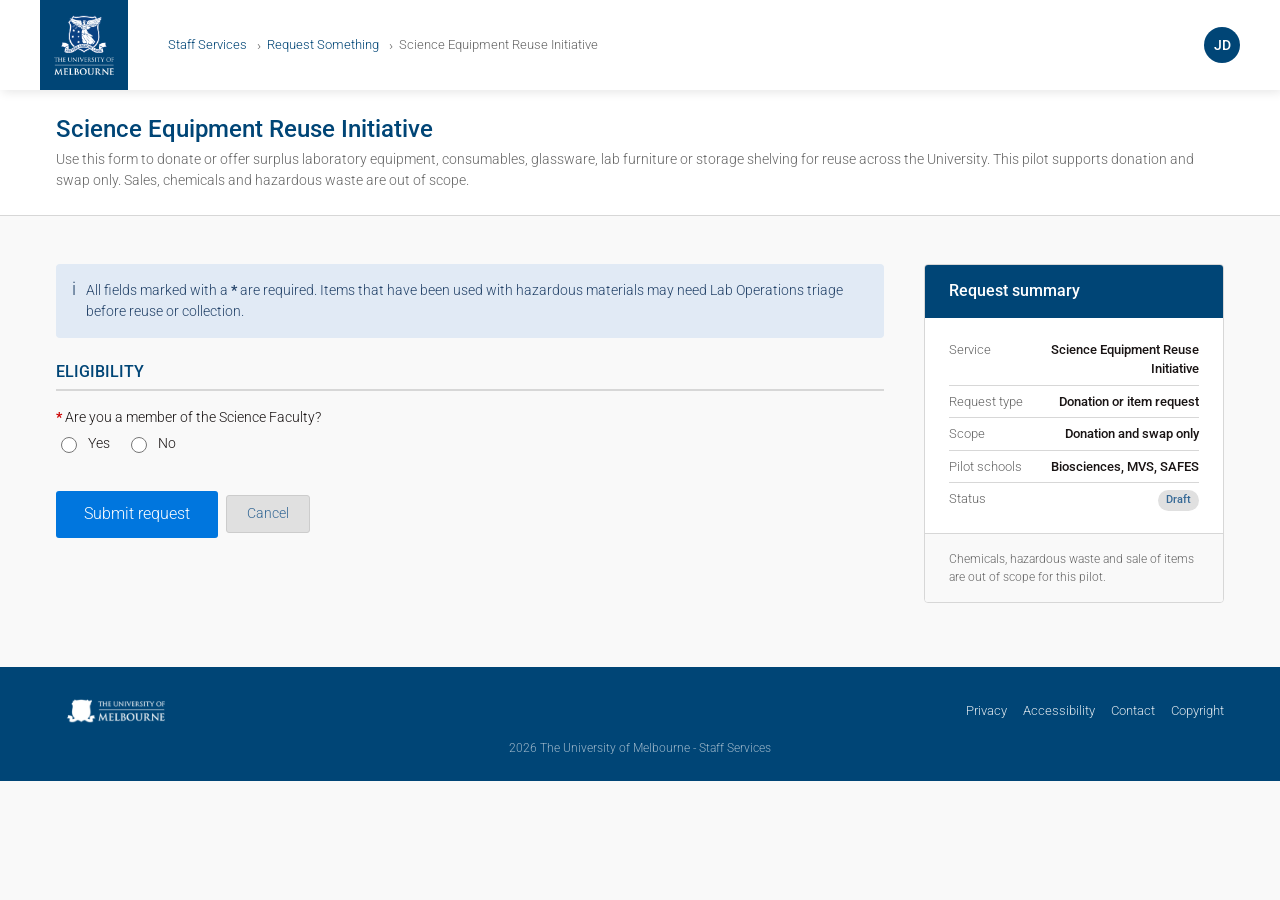
<file: ServiceNow_form_prototype.html>
<!DOCTYPE html>
<html lang="en" dir="ltr">
<head>
  <meta charset="UTF-8" />
  <meta name="viewport" content="width=device-width, initial-scale=1.0" />
  <title>Science Equipment Reuse Initiative Form - Staff Services</title>
  <link rel="stylesheet" href="css/uom-snow.css" />
  <style>
    .sp-main {
      display: flex;
      gap: var(--uom-space-xl);
      max-width: var(--uom-container-max);
      margin: 0 auto;
      padding: var(--uom-space-lg) var(--uom-space-md);
      align-items: flex-start;
    }

    .sp-form-col {
      flex: 1;
      min-width: 0;
    }

    .sp-summary-col {
      flex: 0 0 30rem;
      min-width: 30rem;
    }

    @media (max-width: 900px) {
      .sp-main { flex-direction: column; }
      .sp-summary-col { flex: 0 0 auto; min-width: 0; width: 100%; }
    }

    .form-section-title {
      font-size: 1.6rem;
      font-weight: 500;
      color: var(--uom-navy);
      margin: var(--uom-space-lg) 0 var(--uom-space-md);
      padding-bottom: 0.6rem;
      border-bottom: 2px solid var(--uom-border-subtle);
    }

    .conditional-panel {
      display: none;
      margin-top: var(--uom-space-sm);
      padding: var(--uom-space-md);
      background: var(--uom-bg);
      border: 1px solid var(--uom-border-subtle);
      border-radius: var(--uom-radius);
    }

    .conditional-panel.is-visible {
      display: block;
    }

    .field-help-toggle {
      width: 1.8rem;
      height: 1.8rem;
      margin-left: 0.4rem;
      border: 1px solid #9ca3af;
      border-radius: 50%;
      background: #e5e7eb;
      color: #4b5563;
      font-size: 1.2rem;
      line-height: 1;
      cursor: pointer;
    }

    .field-help-list {
      margin: 0;
      padding-left: 1.8rem;
      color: var(--uom-muted);
      font-size: 1.3rem;
    }

    .field-help-list li + li {
      margin-top: 0.4rem;
    }

    .form-path {
      border: 0;
      margin: 0;
      padding: 0;
      min-inline-size: 0;
    }

    .summary-card {
      background: var(--uom-white);
      border: 1px solid var(--uom-border-subtle);
      border-radius: var(--uom-radius);
      overflow: hidden;
      position: sticky;
      top: calc(var(--uom-header-height) + var(--uom-space-md));
    }

    .summary-card__head {
      background-color: var(--uom-navy);
      color: var(--uom-white);
      padding: var(--uom-space-md) var(--uom-space-lg);
    }

    .summary-card__head h3 {
      color: var(--uom-white);
      font-size: 1.6rem;
      margin: 0;
    }

    .summary-card__body {
      padding: var(--uom-space-md) var(--uom-space-lg);
    }

    .summary-row {
      display: flex;
      justify-content: space-between;
      align-items: flex-start;
      font-size: 1.3rem;
      padding: 0.6rem 0;
      border-bottom: 1px solid var(--uom-border-subtle);
      gap: 1rem;
    }

    .summary-row:last-child { border-bottom: none; }
    .summary-row__label { color: var(--uom-muted); flex-shrink: 0; }
    .summary-row__value { font-weight: 500; text-align: right; }

    .summary-card__footer {
      padding: var(--uom-space-md) var(--uom-space-lg);
      background: var(--uom-bg);
      border-top: 1px solid var(--uom-border-subtle);
    }

    .form-actions {
      display: flex;
      gap: var(--uom-space-sm);
      align-items: center;
      flex-wrap: wrap;
      padding-top: var(--uom-space-md);
    }

    .confirmation {
      display: none;
      background: var(--uom-white);
      border: 1px solid var(--uom-border-subtle);
      border-radius: var(--uom-radius);
      padding: var(--uom-space-xl);
      text-align: center;
    }

    .confirmation.is-visible { display: block; }

    .confirmation__icon {
      width: 6rem;
      height: 6rem;
      border-radius: 50%;
      background-color: var(--uom-success-bg);
      color: var(--uom-success-fg);
      font-size: 3rem;
      display: flex;
      align-items: center;
      justify-content: center;
      margin: 0 auto var(--uom-space-md);
    }

    .confirmation h2 { color: var(--uom-navy); }

    .confirmation__ref {
      font-size: 1.6rem;
      font-weight: 500;
      color: var(--uom-blue);
      margin: var(--uom-space-sm) 0 var(--uom-space-md);
    }
  </style>
</head>
<body>

  <header class="uom-header" role="banner">
    <div class="uom-header__inner">
      <div class="uom-header__logo-block">
        <img src="assets/logo.png" alt="The University of Melbourne" />
      </div>
      <div class="uom-header__breadcrumb">
        <nav aria-label="breadcrumb">
          <ol class="uom-breadcrumb">
            <li><a href="#">Staff Services</a></li>
            <li><a href="#">Request Something</a></li>
            <li aria-current="page">Science Equipment Reuse Initiative</li>
          </ol>
        </nav>
      </div>
      <div class="uom-header__right">
        <div class="uom-avatar" aria-label="User avatar" role="img">JD</div>
      </div>
    </div>
  </header>

  <div class="uom-page-header">
    <div class="uom-container" style="max-width:var(--uom-container-max);margin:0 auto;padding:0 var(--uom-space-md)">
      <h1 class="uom-page-header__title">Science Equipment Reuse Initiative</h1>
      <p class="uom-page-header__desc">Use this form to donate or offer surplus laboratory equipment, consumables, glassware, lab furniture or storage shelving for reuse across the University. This pilot supports donation and swap only. Sales, chemicals and hazardous waste are out of scope.</p>
    </div>
  </div>

  <main class="sp-main">
    <div class="sp-form-col">
      <div class="alert alert-info" role="note">
        <span class="alert__icon" aria-hidden="true">i</span>
        <div>All fields marked with a <strong>*</strong> are required. Items that have been used with hazardous materials may need Lab Operations triage before reuse or collection.</div>
      </div>

      <form id="donor-reuse-form" novalidate>
        <h2 class="form-section-title">ELIGIBILITY</h2>

        <div class="form-group required">
          <label class="control-label" id="f-science-faculty-label">Are you a member of the Science Faculty?</label>
          <div class="radio-group inline" role="group" aria-labelledby="f-science-faculty-label">
            <label class="radio-item"><input type="radio" name="science_faculty_member" value="yes" required /> Yes</label>
            <label class="radio-item"><input type="radio" name="science_faculty_member" value="no" /> No</label>
          </div>
          <div class="conditional-panel" id="science-faculty-panel">
            <div class="alert alert-info" role="note">
              <span class="alert__icon" aria-hidden="true">i</span>
              <div>This pilot service is currently only available to members of the Faculty of Science.</div>
            </div>
          </div>
        </div>

        <fieldset class="form-path" id="request-type-fields" hidden disabled>
        <h2 class="form-section-title">REQUEST TYPE</h2>

        <div class="form-group required">
          <label class="control-label" id="f-request-type-label">What would you like to do?</label>
          <div class="radio-group" role="group" aria-labelledby="f-request-type-label">
            <label class="radio-item"><input type="radio" name="request_type" value="donate" required /> Donate an item</label>
            <label class="radio-item"><input type="radio" name="request_type" value="request" /> Submit an item request</label>
          </div>
        </div>

        </fieldset>

        <fieldset class="form-path" id="donor-form-fields" hidden disabled>
        <h2 class="form-section-title">YOUR DETAILS</h2>

        <div class="uom-row">
          <div class="uom-col uom-col-6">
            <div class="form-group required">
              <label class="control-label" for="f-name">Name</label>
              <input type="text" id="f-name" name="name" class="form-control" autocomplete="name" required />
            </div>
          </div>
          <div class="uom-col uom-col-6">
            <div class="form-group required">
              <label class="control-label" for="f-email">Email</label>
              <input type="email" id="f-email" name="email" class="form-control" autocomplete="email" required />
            </div>
          </div>
        </div>

        <div class="uom-row">
          <div class="uom-col uom-col-6">
            <div class="form-group required">
              <label class="control-label" for="f-phone">Phone</label>
              <input type="tel" id="f-phone" name="phone" class="form-control" value="+61 " autocomplete="tel" required />
            </div>
          </div>
          <div class="uom-col uom-col-6">
            <div class="form-group required">
              <label class="control-label" for="f-campus">Campus</label>
              <input type="text" id="f-campus" name="campus" class="form-control" placeholder="e.g. Parkville" required />
            </div>
          </div>
        </div>

        <div class="form-group required">
          <label class="control-label" for="f-school-research-group">School and Research Group</label>
          <input type="text" id="f-school-research-group" name="school_research_group" class="form-control" placeholder="e.g. School of BioSciences, Smith Lab" required />
        </div>

        <div class="uom-row">
          <div class="uom-col uom-col-6">
            <div class="form-group required">
              <label class="control-label" for="f-building">Building</label>
              <input type="text" id="f-building" name="building" class="form-control" required />
            </div>
          </div>
          <div class="uom-col uom-col-6">
            <div class="form-group required">
              <label class="control-label" for="f-room">Room where the item is currently located</label>
              <input type="text" id="f-room" name="room" class="form-control" required />
            </div>
          </div>
        </div>

        <h2 class="form-section-title">ABOUT THE ITEM</h2>

        <div class="uom-row">
          <div class="uom-col uom-col-6">
            <div class="form-group required">
              <label class="control-label" for="f-item-name">Item name</label>
              <input type="text" id="f-item-name" name="item_name" class="form-control" required />
            </div>
          </div>
          <div class="uom-col uom-col-6">
            <div class="form-group required">
              <label class="control-label" for="f-item-type">Item type</label>
              <select id="f-item-type" name="item_type" class="form-control" required>
                <option value="">-- Select item type --</option>
                <option>Equipment</option>
                <option>Consumable</option>
                <option>Glassware</option>
                <option>Lab furniture</option>
                <option>Storage shelving</option>
                <option>Other</option>
              </select>
            </div>
          </div>
        </div>

        <div class="uom-row">
          <div class="uom-col uom-col-6">
            <div class="form-group">
              <label class="control-label" for="f-make-model">Make and model, if known</label>
              <input type="text" id="f-make-model" name="make_model" class="form-control" />
            </div>
          </div>
          <div class="uom-col uom-col-6">
            <div class="form-group">
              <label class="control-label" for="f-age-year">Age or year of purchase, if known</label>
              <input type="text" id="f-age-year" name="age_year" class="form-control" placeholder="e.g. 2018 or approximately 6 years old" />
            </div>
          </div>
        </div>

        <div class="form-group required">
          <label class="control-label" for="f-photos">Photos</label>
          <div class="file-upload-wrapper">
            <label class="file-upload-btn">
              Choose files
              <input type="file" id="f-photos" name="photos" accept=".jpg,.jpeg,.png,.heic,.pdf" multiple required aria-label="Upload item photos" />
            </label>
            <span class="file-upload-name" id="f-photos-name">No files chosen</span>
          </div>
          <span class="help-block">Upload at least one photo. Multiple angles and close-ups of any damage or wear are preferred.</span>
        </div>

        <div class="form-group required">
          <label class="control-label" for="f-description">Description</label>
          <textarea id="f-description" name="description" class="form-control" rows="4" placeholder="Describe what it is, what it was used for, and anything a receiver should know." required></textarea>
        </div>

        <h2 class="form-section-title">CONDITION</h2>

        <div class="uom-row">
          <div class="uom-col uom-col-6">
            <div class="form-group required">
              <label class="control-label" for="f-condition-rating">Condition <button type="button" class="field-help-toggle" aria-expanded="false" aria-controls="condition-help" onclick="toggleFieldHelp('condition-help', this)">?</button></label>
              <select id="f-condition-rating" name="condition_rating" class="form-control" required>
                <option value="">-- Select condition --</option>
                <option>Excellent</option>
                <option>Good</option>
                <option>Fair</option>
                <option>Poor</option>
              </select>
              <div class="conditional-panel" id="condition-help">
                <ul class="field-help-list">
                  <li><strong>Excellent</strong> - Near-new condition, no visible wear or damage, complete and ready to reuse.</li>
                  <li><strong>Good</strong> - Minor cosmetic wear only, complete and suitable for reuse.</li>
                  <li><strong>Fair</strong> - Noticeable wear or minor missing accessories, but still usable with caveats.</li>
                  <li><strong>Poor</strong> - Significant wear, damage or incomplete parts; may require repair or assessment before reuse.</li>
                </ul>
              </div>
            </div>
          </div>
        </div>

        <div class="uom-row">
          <div class="uom-col uom-col-6">
            <div class="form-group required">
              <label class="control-label" for="f-functional-status">Functional status <button type="button" class="field-help-toggle" aria-expanded="false" aria-controls="functional-status-help" onclick="toggleFieldHelp('functional-status-help', this)">?</button></label>
              <select id="f-functional-status" name="functional_status" class="form-control" required>
                <option value="">-- Select functional status --</option>
                <option>Fully working</option>
                <option>Working with issues</option>
                <option>Needs repair</option>
                <option>Not working</option>
                <option>Unknown</option>
              </select>
              <div class="conditional-panel" id="functional-status-help">
                <ul class="field-help-list">
                  <li><strong>Fully working</strong> - Performs as expected and can be reused without repair.</li>
                  <li><strong>Working with issues</strong> - Usable, but has known limitations, faults or intermittent problems.</li>
                  <li><strong>Needs repair</strong> - Not ready for use until repaired, serviced or assessed.</li>
                  <li><strong>Not working</strong> - Does not currently function.</li>
                  <li><strong>Unknown</strong> - Functional status has not been confirmed.</li>
                </ul>
              </div>
            </div>
          </div>
          <div class="uom-col uom-col-6">
            <div class="form-group required">
              <label class="control-label" for="f-tested-status">Has it been tested?</label>
              <select id="f-tested-status" name="tested_status" class="form-control" required>
                <option value="">-- Select testing status --</option>
                <option>Currently in use - tested today or this week</option>
                <option>Tested within the last month</option>
                <option>Tested within the last 3 months</option>
                <option>Tested within the last 6 months</option>
                <option>Tested within the last 12 months</option>
                <option>Not tested recently (over 12 months) or never tested</option>
                <option>Unknown</option>
              </select>
            </div>
          </div>
        </div>

        <div class="form-group" id="known-issues-group">
          <label class="control-label" for="f-known-issues">Description of any known issues</label>
          <textarea id="f-known-issues" name="known_issues" class="form-control" rows="3" placeholder="Required if the item is working with minor issues or needs repair."></textarea>
        </div>

        <div class="uom-row">
          <div class="uom-col uom-col-6">
            <div class="form-group required">
              <label class="control-label" id="f-service-history-label">Service history available?</label>
              <div class="radio-group inline" role="group" aria-labelledby="f-service-history-label">
                <label class="radio-item"><input type="radio" name="service_history" value="yes" required /> Yes</label>
                <label class="radio-item"><input type="radio" name="service_history" value="no" /> No</label>
                <label class="radio-item"><input type="radio" name="service_history" value="partial" /> Partial</label>
              </div>
            </div>
          </div>
          <div class="uom-col uom-col-6">
            <div class="form-group required">
              <label class="control-label" id="f-manufacturer-support-label">Manufacturer support still available?</label>
              <div class="radio-group inline" role="group" aria-labelledby="f-manufacturer-support-label">
                <label class="radio-item"><input type="radio" name="manufacturer_support" value="yes" required /> Yes</label>
                <label class="radio-item"><input type="radio" name="manufacturer_support" value="no" /> No</label>
                <label class="radio-item"><input type="radio" name="manufacturer_support" value="unknown" /> Unknown</label>
              </div>
            </div>
          </div>
        </div>

        <div class="form-group required">
          <label class="control-label" id="f-decommissioned-label">Has the item ever been decommissioned or flagged as unsupported by your school?</label>
          <div class="radio-group inline" role="group" aria-labelledby="f-decommissioned-label">
            <label class="radio-item"><input type="radio" name="decommissioned" value="yes" required /> Yes</label>
            <label class="radio-item"><input type="radio" name="decommissioned" value="no" /> No</label>
          </div>
        </div>

        <div class="form-group">
          <label class="control-label" for="f-supporting-documents">Supporting documents such as manuals</label>
          <div class="file-upload-wrapper">
            <label class="file-upload-btn">
              Choose files
              <input type="file" id="f-supporting-documents" name="supporting_documents" accept=".pdf,.doc,.docx,.jpg,.jpeg,.png" multiple aria-label="Upload supporting documents" />
            </label>
            <span class="file-upload-name" id="f-supporting-documents-name">No files chosen</span>
          </div>
          <span class="help-block">Attach manuals, service records or other support files. These can also be emailed to the service team after submission.</span>
        </div>

        <h2 class="form-section-title">PRACTICALITIES</h2>

        <div class="uom-row">
          <div class="uom-col uom-col-6">
            <div class="form-group">
              <label class="control-label" for="f-dimensions">Dimensions (L x W x H)</label>
              <input type="text" id="f-dimensions" name="dimensions" class="form-control" placeholder="e.g. 120 cm x 70 cm x 90 cm" />
            </div>
          </div>
          <div class="uom-col uom-col-6">
            <div class="form-group">
              <label class="control-label" for="f-weight">Weight</label>
              <input type="text" id="f-weight" name="weight" class="form-control" placeholder="e.g. 45 kg" />
            </div>
          </div>
        </div>

        <div class="uom-row">
          <div class="uom-col uom-col-6">
            <div class="form-group required">
              <label class="control-label" for="f-power-requirements">Power requirements</label>
              <select id="f-power-requirements" name="power_requirements" class="form-control" required>
                <option value="">-- Select power requirements --</option>
                <option>Standard socket</option>
                <option>3-phase</option>
                <option>No power required</option>
                <option>Unknown</option>
              </select>
            </div>
          </div>
          <div class="uom-col uom-col-6">
            <div class="form-group required" data-required-checkbox-group="services_requirements">
              <label class="control-label" id="f-services-requirements-label">Services requirements</label>
              <div class="radio-group inline" role="group" aria-labelledby="f-services-requirements-label">
                <label class="checkbox-item"><input type="checkbox" name="services_requirements" value="gas" /> Gas</label>
                <label class="checkbox-item"><input type="checkbox" name="services_requirements" value="plumbing" /> Plumbing</label>
                <label class="checkbox-item"><input type="checkbox" name="services_requirements" value="none" /> None</label>
              </div>
            </div>
          </div>
        </div>

        <div class="form-group required">
          <label class="control-label" id="f-disconnection-required-label">Disconnection required?</label>
          <div class="radio-group inline" role="group" aria-labelledby="f-disconnection-required-label">
            <label class="radio-item"><input type="radio" name="disconnection_required" value="yes" required /> Yes</label>
            <label class="radio-item"><input type="radio" name="disconnection_required" value="no" /> No</label>
          </div>
          <div class="conditional-panel" id="disconnection-panel">
            <div class="form-group required">
              <label class="control-label" for="f-disconnection-by">If yes, by whom?</label>
              <select id="f-disconnection-by" name="disconnection_by" class="form-control">
                <option value="">-- Select disconnection owner --</option>
                <option>Donor's group</option>
                <option>Needs external technician</option>
                <option>Unsure</option>
              </select>
            </div>
            <div class="form-group required">
              <label class="control-label" id="f-disconnection-fees-label">Please confirm how disconnection fees will be managed.</label>
              <div class="radio-group" role="group" aria-labelledby="f-disconnection-fees-label">
                <label class="radio-item"><input type="radio" name="disconnection_fees" value="donor" /> Disconnection fees are covered by the donor</label>
                <label class="radio-item"><input type="radio" name="disconnection_fees" value="negotiation" /> Negotiation between receiver and donor will be required</label>
              </div>
            </div>
          </div>
        </div>

        <div class="form-group required">
          <label class="control-label" id="f-storage-conditions-label">Special storage conditions required to remain operable?</label>
          <div class="radio-group inline" role="group" aria-labelledby="f-storage-conditions-label">
            <label class="radio-item"><input type="radio" name="storage_conditions_required" value="yes" required /> Yes</label>
            <label class="radio-item"><input type="radio" name="storage_conditions_required" value="no" /> No</label>
          </div>
          <div class="conditional-panel" id="storage-panel">
            <div class="form-group required">
              <label class="control-label" for="f-storage-description">Briefly describe the storage conditions</label>
              <textarea id="f-storage-description" name="storage_description" class="form-control" rows="3" placeholder="e.g. temperature-controlled conditions"></textarea>
            </div>
          </div>
        </div>

        <h2 class="form-section-title">ELIGIBILITY CHECK</h2>

        <div class="form-group required">
          <label class="control-label" id="f-hazardous-use-label">Has the item ever been used with chemicals, biological material, radioactive material, or hazardous waste?</label>
          <div class="radio-group inline" role="group" aria-labelledby="f-hazardous-use-label">
            <label class="radio-item"><input type="radio" name="hazardous_use" value="yes" required /> Yes</label>
            <label class="radio-item"><input type="radio" name="hazardous_use" value="no" /> No</label>
          </div>
          <div class="conditional-panel" id="hazardous-panel">
            <div class="form-group required">
              <label class="control-label" id="f-decontaminated-label">Has the item been decontaminated?</label>
              <div class="radio-group inline" role="group" aria-labelledby="f-decontaminated-label">
                <label class="radio-item"><input type="radio" name="decontaminated" value="yes" /> Yes</label>
                <label class="radio-item"><input type="radio" name="decontaminated" value="no" /> No</label>
                <label class="radio-item"><input type="radio" name="decontaminated" value="not_applicable" /> Not applicable</label>
              </div>
            </div>
            <div class="conditional-panel" id="decontamination-records-panel">
              <div class="form-group required">
                <label class="control-label" for="f-decontamination-process">Please describe the decontamination process and provide any relevant records or certificates</label>
                <textarea id="f-decontamination-process" name="decontamination_process" class="form-control" rows="3"></textarea>
              </div>
              <div class="form-group">
                <label class="control-label" for="f-decontamination-files">Decontamination records or certificates</label>
                <div class="file-upload-wrapper">
                  <label class="file-upload-btn">
                    Choose files
                    <input type="file" id="f-decontamination-files" name="decontamination_files" accept=".pdf,.doc,.docx,.jpg,.jpeg,.png" multiple aria-label="Upload decontamination records" />
                  </label>
                  <span class="file-upload-name" id="f-decontamination-files-name">No files chosen</span>
                </div>
              </div>
            </div>
            <div class="conditional-panel" id="decontamination-guidance-panel">
              <div class="alert alert-warning" role="note">
                <span class="alert__icon" aria-hidden="true">!</span>
                <div>Decontamination is required before this item can be reused. Please contact your school's OHS advisor or Lab Operations team for the appropriate procedure.</div>
              </div>
            </div>
            <div class="conditional-panel" id="not-applicable-panel">
              <div class="form-group required">
                <label class="control-label" for="f-not-applicable-reason">Please confirm why decontamination is not applicable</label>
                <textarea id="f-not-applicable-reason" name="not_applicable_reason" class="form-control" rows="3" placeholder="e.g. glassware used only with water, storage cabinet, non-contact equipment"></textarea>
              </div>
            </div>
          </div>
        </div>

        <div class="form-group required">
          <label class="control-label" id="f-asset-tag-label">Does the item have an active University asset tag?</label>
          <div class="radio-group inline" role="group" aria-labelledby="f-asset-tag-label">
            <label class="radio-item"><input type="radio" name="asset_tag_active" value="yes" required /> Yes</label>
            <label class="radio-item"><input type="radio" name="asset_tag_active" value="no" /> No</label>
            <label class="radio-item"><input type="radio" name="asset_tag_active" value="not_sure" /> Not sure</label>
          </div>
          <div class="conditional-panel" id="asset-tag-panel">
            <div class="form-group required">
              <label class="control-label" for="f-asset-tag-number">Asset tag number</label>
              <input type="text" id="f-asset-tag-number" name="asset_tag_number" class="form-control" placeholder="e.g. UOM123456" />
            </div>
          </div>
          <div class="conditional-panel" id="asset-tag-guidance-panel">
            <div class="alert alert-info" role="note">
              <span class="alert__icon" aria-hidden="true">i</span>
              <div>Asset tags are typically small silver or white stickers with a barcode and a UoM asset number. If your item was purchased for over $10,000, it likely has one. Check with your Lab Operations team if unsure.</div>
            </div>
          </div>
        </div>

        <h2 class="form-section-title">AVAILABILITY AND PREFERENCES</h2>

        <div class="form-group required">
          <label class="control-label" for="f-hold-duration">How long can you hold the item in your lab?</label>
          <select id="f-hold-duration" name="hold_duration" class="form-control" required>
            <option value="">-- Select availability --</option>
            <option>Until requested</option>
            <option>Needs to be removed by a specific date</option>
            <option>As soon as possible to an available storage space</option>
          </select>
          <div class="conditional-panel" id="removal-date-panel">
            <div class="form-group required">
              <label class="control-label" for="f-removal-date">Removal date</label>
              <input type="date" id="f-removal-date" name="removal_date" class="form-control" />
            </div>
          </div>
        </div>

        <div class="form-group required">
          <label class="control-label" id="f-preferred-arrangement-label">Preferred arrangement</label>
          <div class="radio-group" role="group" aria-labelledby="f-preferred-arrangement-label">
            <label class="radio-item"><input type="radio" name="preferred_arrangement" value="full_donation" required /> <strong>Full donation</strong> - I no longer need this item and am happy to release it fully.</label>
            <label class="radio-item"><input type="radio" name="preferred_arrangement" value="occasional_access_donation" /> <strong>Occasional access donation</strong> - I am happy to release the item but would like to keep the ability to occasionally book it back for use if needed.</label>
            <label class="radio-item"><input type="radio" name="preferred_arrangement" value="shared_use" /> <strong>Shared use, not donation</strong> - I would like to keep the item but make it available for others to book and use.</label>
          </div>
        </div>

        <div class="form-group">
          <label class="control-label" for="f-receiver-restrictions">Any restrictions on who can receive this item?</label>
          <textarea id="f-receiver-restrictions" name="receiver_restrictions" class="form-control" rows="3" placeholder="e.g. must be within school, cross-faculty OK"></textarea>
        </div>

        <h2 class="form-section-title">APPROVAL</h2>

        <div class="form-group">
          <label class="control-label" for="f-financial-delegate">Financial delegate name</label>
          <input type="text" id="f-financial-delegate" name="financial_delegate" class="form-control" placeholder="Required if item value is over $10,000 or if school policy requires approval" />
        </div>

        <div class="form-group required">
          <div class="radio-group">
            <label class="checkbox-item">
              <input type="checkbox" id="f-authority-declaration" name="authority_declaration" required />
              I confirm I have the authority to release this item for reuse and that, to the best of my knowledge, the information provided about the item and its condition is accurate. I understand that once the item is transferred, ownership passes to the receiving lab user or School, and I will no longer have a claim on the item unless a conditional transfer arrangement has been agreed in writing.
            </label>
          </div>
        </div>

        </fieldset>

        <fieldset class="form-path" id="receiver-form-fields" hidden disabled>
        <h2 class="form-section-title">YOUR DETAILS</h2>

        <div class="uom-row">
          <div class="uom-col uom-col-6">
            <div class="form-group required">
              <label class="control-label" for="r-name">Name</label>
              <input type="text" id="r-name" name="receiver_name" class="form-control" autocomplete="name" required />
            </div>
          </div>
          <div class="uom-col uom-col-6">
            <div class="form-group required">
              <label class="control-label" for="r-email">Email</label>
              <input type="email" id="r-email" name="receiver_email" class="form-control" autocomplete="email" required />
            </div>
          </div>
        </div>

        <div class="uom-row">
          <div class="uom-col uom-col-6">
            <div class="form-group required">
              <label class="control-label" for="r-phone">Phone</label>
              <input type="tel" id="r-phone" name="receiver_phone" class="form-control" value="+61 " autocomplete="tel" required />
            </div>
          </div>
          <div class="uom-col uom-col-6">
            <div class="form-group required">
              <label class="control-label" for="r-campus">Campus</label>
              <input type="text" id="r-campus" name="receiver_campus" class="form-control" placeholder="e.g. Parkville" required />
            </div>
          </div>
        </div>

        <div class="form-group required">
          <label class="control-label" for="r-school-research-group">School and Research Group</label>
          <input type="text" id="r-school-research-group" name="receiver_school_research_group" class="form-control" placeholder="e.g. School of BioSciences, Smith Lab" required />
        </div>

        <div class="uom-row">
          <div class="uom-col uom-col-6">
            <div class="form-group required">
              <label class="control-label" for="r-building">Building</label>
              <input type="text" id="r-building" name="receiver_building" class="form-control" required />
            </div>
          </div>
          <div class="uom-col uom-col-6">
            <div class="form-group required">
              <label class="control-label" for="r-room">Room where the item will be received</label>
              <input type="text" id="r-room" name="receiver_room" class="form-control" required />
            </div>
          </div>
        </div>

        <h2 class="form-section-title">THE ITEM</h2>

        <div class="uom-row">
          <div class="uom-col uom-col-6">
            <div class="form-group required">
              <label class="control-label" for="r-category">Category</label>
              <select id="r-category" name="request_category" class="form-control" required>
                <option value="">-- Select category --</option>
                <option>Equipment - small</option>
                <option>Equipment - large</option>
                <option>Equipment - specialised instruments</option>
                <option>Glassware and plasticware</option>
                <option>Consumables</option>
                <option>Storage and lab furniture</option>
                <option>Other</option>
              </select>
            </div>
          </div>
          <div class="uom-col uom-col-6">
            <div class="form-group required">
              <label class="control-label" for="r-item-dropdown">Item</label>
              <select id="r-item-dropdown" name="request_item_dropdown" class="form-control" required>
                <option value="">-- Inventory item list to be updated --</option>
                <option>Other</option>
              </select>
              <span class="help-block">This list will be maintained by the inventory team. Select Other if the item is missing or the inventory list has not synced.</span>
            </div>
          </div>
        </div>

        <div class="form-group">
          <label class="control-label" for="r-requested-item">What item do you want to request?</label>
          <input type="text" id="r-requested-item" name="requested_item" class="form-control" placeholder="Use this if you selected Other above." />
          <span class="help-block">Optional fallback detail if the inventory list has not been updated or the item is missing.</span>
        </div>

        <h2 class="form-section-title">INTENDED USE</h2>

        <div class="form-group required">
          <label class="control-label" for="r-intended-use">Brief description of what you'll use the item for</label>
          <textarea id="r-intended-use" name="intended_use" class="form-control" rows="3" required></textarea>
        </div>

        <div class="form-group required">
          <label class="control-label" for="r-duration">Expected duration of use</label>
          <select id="r-duration" name="expected_duration" class="form-control" required>
            <option value="">-- Select duration --</option>
            <option>Short-term project</option>
            <option>Ongoing</option>
            <option>Teaching</option>
            <option>Unknown</option>
          </select>
        </div>

        <h2 class="form-section-title">PRACTICALITIES</h2>

        <div class="form-group required">
          <label class="control-label" for="r-collection-window">Preferred 3 day period collection date</label>
          <input type="text" id="r-collection-window" name="collection_window" class="form-control" placeholder="e.g. 10-12 September 2026" required />
        </div>

        <div class="form-group">
          <label class="control-label" id="r-access-constraints-label">Any access constraints at your destination</label>
          <div class="radio-group inline" role="group" aria-labelledby="r-access-constraints-label">
            <label class="checkbox-item"><input type="checkbox" name="access_constraints" value="biosecurity" /> Biosecurity</label>
            <label class="checkbox-item"><input type="checkbox" name="access_constraints" value="swipe_access" /> Swipe access</label>
            <label class="checkbox-item"><input type="checkbox" name="access_constraints" value="lift_access" /> Lift access</label>
            <label class="checkbox-item"><input type="checkbox" name="access_constraints" value="ppe_required" /> PPE required</label>
            <label class="checkbox-item"><input type="checkbox" name="access_constraints" value="other" /> Other</label>
          </div>
        </div>

        <div class="form-group">
          <label class="control-label">Receiving contact if different from yourself</label>
          <div class="uom-row">
            <div class="uom-col uom-col-4">
              <input type="text" id="r-alt-contact-name" name="alt_contact_name" class="form-control" placeholder="Name" />
            </div>
            <div class="uom-col uom-col-4">
              <input type="email" id="r-alt-contact-email" name="alt_contact_email" class="form-control" placeholder="Email" />
            </div>
            <div class="uom-col uom-col-4">
              <input type="tel" id="r-alt-contact-phone" name="alt_contact_phone" class="form-control" value="+61 " placeholder="Phone number" />
            </div>
          </div>
        </div>

        <h2 class="form-section-title">COST</h2>

        <div class="form-group required">
          <label class="control-label" id="r-transport-cost-label">If this item falls outside Campus Assist scope (over 200kg or cross-campus), are you willing to fund or share transport costs?</label>
          <div class="radio-group" role="group" aria-labelledby="r-transport-cost-label">
            <label class="radio-item"><input type="radio" name="transport_cost" value="yes" required /> Yes</label>
            <label class="radio-item"><input type="radio" name="transport_cost" value="no" /> No - do not proceed if cost lands on receiver</label>
            <label class="radio-item"><input type="radio" name="transport_cost" value="to_be_discussed" /> To be discussed</label>
          </div>
        </div>

        <div class="form-group required">
          <label class="control-label" id="r-disconnection-cost-label">If disconnection is required and not covered by the donor, are you willing to fund it?</label>
          <div class="radio-group inline" role="group" aria-labelledby="r-disconnection-cost-label">
            <label class="radio-item"><input type="radio" name="receiver_disconnection_cost" value="yes" required /> Yes</label>
            <label class="radio-item"><input type="radio" name="receiver_disconnection_cost" value="discuss" /> Discuss</label>
            <label class="radio-item"><input type="radio" name="receiver_disconnection_cost" value="no" /> No</label>
          </div>
        </div>

        <h2 class="form-section-title">APPROVAL</h2>

        <div class="form-group required">
          <label class="control-label" for="r-school-approval">School approval for the acquisition</label>
          <select id="r-school-approval" name="school_approval" class="form-control" required>
            <option value="">-- Select approval pathway --</option>
            <option>School approver to be selected</option>
            <option>Self-declaration under school threshold</option>
          </select>
        </div>

        <div class="form-group required">
          <div class="radio-group">
            <label class="checkbox-item">
              <input type="checkbox" id="r-acquisition-declaration" name="acquisition_declaration" required />
              I confirm I have appropriate school approval, or authority under the relevant threshold, to request this item for University research or teaching use.
            </label>
          </div>
        </div>

        </fieldset>

        <div class="form-actions">
          <button type="submit" class="btn btn-primary btn-lg" id="btn-submit">Submit request</button>
          <button type="button" class="btn btn-secondary" onclick="if(confirm('Discard your changes?')){document.getElementById('donor-reuse-form').reset(); updateConditionalFields(); updateFileLabels();}">Cancel</button>
        </div>
      </form>

      <div class="confirmation" id="confirmation" aria-live="polite">
        <div class="confirmation__icon" aria-hidden="true">✓</div>
        <h2 id="confirmation-title">Request submitted</h2>
        <p id="confirmation-message">Your request has been submitted to the Science Equipment Reuse Initiative team.</p>
        <p class="confirmation__ref" id="confirmation-ref">REQ0012345</p>
        <p style="color:var(--uom-muted);font-size:1.4rem">The team will review eligibility, safety and practical requirements before the item is added to the reuse catalogue.</p>
        <div style="margin-top:var(--uom-space-lg)">
          <a href="index.html" class="btn btn-secondary">Back to design system</a>
          <button class="btn btn-primary" onclick="resetForm()" style="margin-left:0.8rem">Submit another request</button>
        </div>
      </div>
    </div>

    <aside class="sp-summary-col" aria-label="Request summary">
      <div class="summary-card">
        <div class="summary-card__head">
          <h3>Request summary</h3>
        </div>
        <div class="summary-card__body">
          <div class="summary-row">
            <span class="summary-row__label">Service</span>
            <span class="summary-row__value">Science Equipment Reuse Initiative</span>
          </div>
          <div class="summary-row">
            <span class="summary-row__label">Request type</span>
            <span class="summary-row__value">Donation or item request</span>
          </div>
          <div class="summary-row">
            <span class="summary-row__label">Scope</span>
            <span class="summary-row__value">Donation and swap only</span>
          </div>
          <div class="summary-row">
            <span class="summary-row__label">Pilot schools</span>
            <span class="summary-row__value">Biosciences, MVS, SAFES</span>
          </div>
          <div class="summary-row">
            <span class="summary-row__label">Status</span>
            <span class="summary-row__value"><span class="badge badge-secondary">Draft</span></span>
          </div>
        </div>
        <div class="summary-card__footer">
          <p style="font-size:1.2rem;color:var(--uom-muted);margin:0">
            Chemicals, hazardous waste and sale of items are out of scope for this pilot.
          </p>
        </div>
      </div>
    </aside>
  </main>

  <footer class="uom-footer">
    <div class="uom-footer__inner">
      <div class="uom-footer__lockup">
        <img src="assets/lockup.png" alt="The University of Melbourne" />
      </div>
      <ul class="uom-footer__links">
        <li><a href="#">Privacy</a></li>
        <li><a href="#">Accessibility</a></li>
        <li><a href="#">Contact</a></li>
        <li><a href="#">Copyright</a></li>
      </ul>
    </div>
    <span class="uom-footer__copy">2026 The University of Melbourne - Staff Services</span>
  </footer>

  <script>
    function setRequired(selector, isRequired) {
      document.querySelectorAll(selector).forEach(function(field) {
        field.required = isRequired;
      });
    }

    function showPanel(id, shouldShow) {
      var panel = document.getElementById(id);
      if (panel) panel.classList.toggle('is-visible', shouldShow);
    }

    function getCheckedValue(name) {
      var checked = document.querySelector('input[name="' + name + '"]:checked');
      return checked ? checked.value : '';
    }

    function setPathEnabled(id, isEnabled) {
      var path = document.getElementById(id);
      if (!path) return;
      path.hidden = !isEnabled;
      path.disabled = !isEnabled;
    }

    function toggleFieldHelp(id, button) {
      var panel = document.getElementById(id);
      if (!panel) return;
      var isVisible = panel.classList.toggle('is-visible');
      if (button) button.setAttribute('aria-expanded', isVisible ? 'true' : 'false');
    }

    function updateRequestType() {
      var scienceFacultyMember = getCheckedValue('science_faculty_member');
      var requestType = getCheckedValue('request_type');
      var canContinue = scienceFacultyMember === 'yes';
      var isDonation = requestType === 'donate';
      var isReceiverRequest = requestType === 'request';

      showPanel('science-faculty-panel', scienceFacultyMember === 'no');
      setPathEnabled('request-type-fields', canContinue);
      setPathEnabled('donor-form-fields', canContinue && isDonation);
      setPathEnabled('receiver-form-fields', canContinue && isReceiverRequest);

      var submitButton = document.getElementById('btn-submit');
      if (submitButton) {
        submitButton.textContent = canContinue && isDonation ? 'Submit donation' : 'Submit request';
        submitButton.disabled = scienceFacultyMember === 'no';
      }
    }

    function enforcePhonePrefix(input) {
      if (!input.value || input.value.indexOf('+61') !== 0) {
        input.value = '+61 ' + input.value.replace(/^\+?61\s*/, '').trimStart();
      }
    }

    function updateConditionalFields() {
      updateRequestType();

      var functionalStatus = document.getElementById('f-functional-status').value;
      var knownIssuesRequired = functionalStatus === 'Working with issues' || functionalStatus === 'Needs repair';
      setRequired('#f-known-issues', knownIssuesRequired);
      document.getElementById('known-issues-group').classList.toggle('required', knownIssuesRequired);

      var disconnectionRequired = getCheckedValue('disconnection_required') === 'yes';
      showPanel('disconnection-panel', disconnectionRequired);
      setRequired('#f-disconnection-by', disconnectionRequired);
      setRequired('input[name="disconnection_fees"]', disconnectionRequired);

      var storageRequired = getCheckedValue('storage_conditions_required') === 'yes';
      showPanel('storage-panel', storageRequired);
      setRequired('#f-storage-description', storageRequired);

      var hazardousUse = getCheckedValue('hazardous_use') === 'yes';
      showPanel('hazardous-panel', hazardousUse);
      setRequired('input[name="decontaminated"]', hazardousUse);

      var decontaminated = getCheckedValue('decontaminated');
      showPanel('decontamination-records-panel', hazardousUse && decontaminated === 'yes');
      showPanel('decontamination-guidance-panel', hazardousUse && decontaminated === 'no');
      showPanel('not-applicable-panel', hazardousUse && decontaminated === 'not_applicable');
      setRequired('#f-decontamination-process', hazardousUse && decontaminated === 'yes');
      setRequired('#f-not-applicable-reason', hazardousUse && decontaminated === 'not_applicable');

      var assetTag = getCheckedValue('asset_tag_active');
      showPanel('asset-tag-panel', assetTag === 'yes');
      showPanel('asset-tag-guidance-panel', assetTag === 'not_sure');
      setRequired('#f-asset-tag-number', assetTag === 'yes');

      var holdDuration = document.getElementById('f-hold-duration').value;
      var removalDateRequired = holdDuration === 'Needs to be removed by a specific date';
      showPanel('removal-date-panel', removalDateRequired);
      setRequired('#f-removal-date', removalDateRequired);
    }

    function updateFileLabels() {
      document.querySelectorAll('input[type="file"]').forEach(function(input) {
        var nameEl = document.getElementById(input.id + '-name');
        if (!nameEl) return;
        if (!input.files.length) {
          nameEl.textContent = input.multiple ? 'No files chosen' : 'No file chosen';
          return;
        }
        nameEl.textContent = input.files.length === 1 ? input.files[0].name : input.files.length + ' files selected';
      });
    }

    document.querySelectorAll('select, input[type="radio"]').forEach(function(field) {
      field.addEventListener('change', updateConditionalFields);
    });

    document.querySelectorAll('input[type="tel"]').forEach(function(input) {
      enforcePhonePrefix(input);
      input.addEventListener('focus', function() { enforcePhonePrefix(input); });
      input.addEventListener('input', function() { enforcePhonePrefix(input); });
      input.addEventListener('blur', function() { enforcePhonePrefix(input); });
    });

    document.querySelectorAll('input[type="file"]').forEach(function(input) {
      input.addEventListener('change', updateFileLabels);
    });

    document.getElementById('donor-reuse-form').addEventListener('submit', function(e) {
      e.preventDefault();

      updateConditionalFields();

      var required = this.querySelectorAll('[required]');
      var valid = true;

      document.querySelectorAll('.form-group.has-error').forEach(function(group) {
        group.classList.remove('has-error');
        var msg = group.querySelector('.error-message');
        if (msg) msg.remove();
      });

      required.forEach(function(field) {
        if (field.disabled || field.closest('fieldset[disabled]')) return;

        var isRadio = field.type === 'radio';
        var isCheckbox = field.type === 'checkbox';
        var isFile = field.type === 'file';
        var valuePresent = true;

        if (isRadio) valuePresent = !!document.querySelector('input[name="' + field.name + '"]:checked');
        else if (isCheckbox) valuePresent = field.checked;
        else if (isFile) valuePresent = field.files.length > 0;
        else valuePresent = field.value.trim() !== '';

        if (!valuePresent) {
          valid = false;
          var group = field.closest('.form-group');
          if (group && !group.classList.contains('has-error')) {
            group.classList.add('has-error');
            var err = document.createElement('span');
            err.className = 'error-message';
            err.setAttribute('role', 'alert');
            err.textContent = 'This field is required.';
            group.appendChild(err);
          }
        }
      });

      document.querySelectorAll('[data-required-checkbox-group]').forEach(function(group) {
        if (group.closest('fieldset[disabled]')) return;

        var groupName = group.getAttribute('data-required-checkbox-group');
        var checked = group.querySelector('input[name="' + groupName + '"]:checked');
        if (!checked) {
          valid = false;
          if (!group.classList.contains('has-error')) {
            group.classList.add('has-error');
            var err = document.createElement('span');
            err.className = 'error-message';
            err.setAttribute('role', 'alert');
            err.textContent = 'This field is required.';
            group.appendChild(err);
          }
        }
      });

      if (!valid) {
        var firstErr = document.querySelector('.form-group.has-error');
        if (firstErr) firstErr.scrollIntoView({ behavior: 'smooth', block: 'center' });
        return;
      }

      var refNum = 'REQ' + Math.floor(1000000 + Math.random() * 9000000);
      var requestType = getCheckedValue('request_type');
      document.getElementById('confirmation-ref').textContent = refNum;
      document.getElementById('confirmation-title').textContent = requestType === 'donate' ? 'Donation submitted' : 'Item request submitted';
      document.getElementById('confirmation-message').textContent = requestType === 'donate'
        ? 'Your item has been submitted for review by the Science Equipment Reuse Initiative team.'
        : 'Your item request has been submitted for review by the Science Equipment Reuse Initiative team.';
      document.getElementById('donor-reuse-form').style.display = 'none';
      var confirmation = document.getElementById('confirmation');
      confirmation.classList.add('is-visible');
      confirmation.scrollIntoView({ behavior: 'smooth', block: 'start' });
    });

    function resetForm() {
      document.getElementById('donor-reuse-form').reset();
      document.getElementById('donor-reuse-form').style.display = 'block';
      document.getElementById('confirmation').classList.remove('is-visible');
      updateConditionalFields();
      updateFileLabels();
      document.querySelectorAll('input[type="tel"]').forEach(enforcePhonePrefix);
      window.scrollTo({ top: 0, behavior: 'smooth' });
    }

    updateConditionalFields();
  </script>

</body>
</html>
</file>
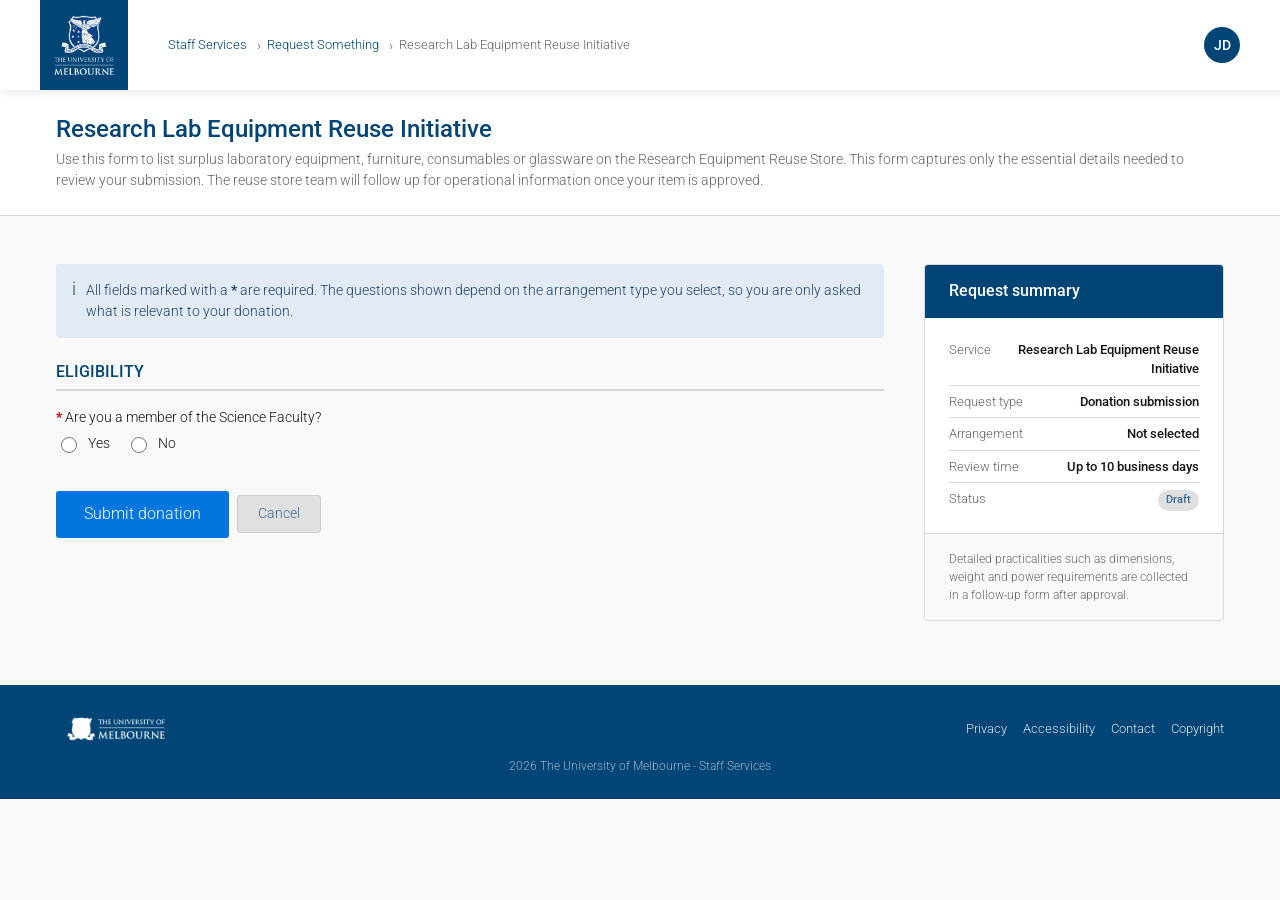
<file: ServiceNow_form_prototype_ver2.html>
<!DOCTYPE html>
<html lang="en" dir="ltr">
<head>
  <meta charset="UTF-8" />
  <meta name="viewport" content="width=device-width, initial-scale=1.0" />
  <title>Research Lab Equipment Reuse Initiative - Donation Form - Staff Services</title>
  <link rel="stylesheet" href="css/uom-snow.css" />
  <style>
    .sp-main {
      display: flex;
      gap: var(--uom-space-xl);
      max-width: var(--uom-container-max);
      margin: 0 auto;
      padding: var(--uom-space-lg) var(--uom-space-md);
      align-items: flex-start;
    }

    .sp-form-col {
      flex: 1;
      min-width: 0;
    }

    .sp-summary-col {
      flex: 0 0 30rem;
      min-width: 30rem;
    }

    @media (max-width: 900px) {
      .sp-main { flex-direction: column; }
      .sp-summary-col { flex: 0 0 auto; min-width: 0; width: 100%; }
    }

    .form-section-title {
      font-size: 1.6rem;
      font-weight: 500;
      color: var(--uom-navy);
      margin: var(--uom-space-lg) 0 var(--uom-space-md);
      padding-bottom: 0.6rem;
      border-bottom: 2px solid var(--uom-border-subtle);
    }

    .conditional-panel {
      display: none;
      margin-top: var(--uom-space-sm);
      padding: var(--uom-space-md);
      background: var(--uom-bg);
      border: 1px solid var(--uom-border-subtle);
      border-radius: var(--uom-radius);
    }

    .conditional-panel.is-visible {
      display: block;
    }

    .field-help-toggle {
      width: 1.8rem;
      height: 1.8rem;
      margin-left: 0.4rem;
      border: 1px solid #9ca3af;
      border-radius: 50%;
      background: #e5e7eb;
      color: #4b5563;
      font-size: 1.2rem;
      line-height: 1;
      cursor: pointer;
    }

    .field-help-list {
      margin: 0;
      padding-left: 1.8rem;
      color: var(--uom-muted);
      font-size: 1.3rem;
    }

    .field-help-list li + li {
      margin-top: 0.4rem;
    }

    .form-path {
      border: 0;
      margin: 0;
      padding: 0;
      min-inline-size: 0;
    }

    .prefilled-note {
      font-size: 1.2rem;
      color: var(--uom-muted);
      margin: 0 0 var(--uom-space-sm);
    }

    .char-counter {
      display: block;
      font-size: 1.2rem;
      color: var(--uom-muted);
      margin-top: 0.4rem;
    }

    .error-summary {
      display: none;
      margin-bottom: var(--uom-space-md);
    }

    .error-summary.is-visible { display: block; }

    .error-summary h3 {
      font-size: 1.5rem;
      margin: 0 0 0.6rem;
    }

    .error-summary ol {
      margin: 0;
      padding-left: 1.8rem;
      font-size: 1.3rem;
    }

    .error-summary li + li { margin-top: 0.4rem; }

    .error-summary a {
      color: inherit;
      text-decoration: underline;
      cursor: pointer;
    }

    .summary-card {
      background: var(--uom-white);
      border: 1px solid var(--uom-border-subtle);
      border-radius: var(--uom-radius);
      overflow: hidden;
      position: sticky;
      top: calc(var(--uom-header-height) + var(--uom-space-md));
    }

    .summary-card__head {
      background-color: var(--uom-navy);
      color: var(--uom-white);
      padding: var(--uom-space-md) var(--uom-space-lg);
    }

    .summary-card__head h3 {
      color: var(--uom-white);
      font-size: 1.6rem;
      margin: 0;
    }

    .summary-card__body {
      padding: var(--uom-space-md) var(--uom-space-lg);
    }

    .summary-row {
      display: flex;
      justify-content: space-between;
      align-items: flex-start;
      font-size: 1.3rem;
      padding: 0.6rem 0;
      border-bottom: 1px solid var(--uom-border-subtle);
      gap: 1rem;
    }

    .summary-row:last-child { border-bottom: none; }
    .summary-row__label { color: var(--uom-muted); flex-shrink: 0; }
    .summary-row__value { font-weight: 500; text-align: right; }

    .summary-card__footer {
      padding: var(--uom-space-md) var(--uom-space-lg);
      background: var(--uom-bg);
      border-top: 1px solid var(--uom-border-subtle);
    }

    .form-actions {
      display: flex;
      gap: var(--uom-space-sm);
      align-items: center;
      flex-wrap: wrap;
      padding-top: var(--uom-space-md);
    }

    .confirmation {
      display: none;
      background: var(--uom-white);
      border: 1px solid var(--uom-border-subtle);
      border-radius: var(--uom-radius);
      padding: var(--uom-space-xl);
      text-align: center;
    }

    .confirmation.is-visible { display: block; }

    .confirmation__icon {
      width: 6rem;
      height: 6rem;
      border-radius: 50%;
      background-color: var(--uom-success-bg);
      color: var(--uom-success-fg);
      font-size: 3rem;
      display: flex;
      align-items: center;
      justify-content: center;
      margin: 0 auto var(--uom-space-md);
    }

    .confirmation h2 { color: var(--uom-navy); }

    .confirmation__ref {
      font-size: 1.6rem;
      font-weight: 500;
      color: var(--uom-blue);
      margin: var(--uom-space-sm) 0 var(--uom-space-md);
    }
  </style>
</head>
<body>

  <header class="uom-header" role="banner">
    <div class="uom-header__inner">
      <div class="uom-header__logo-block">
        <img src="assets/logo.png" alt="The University of Melbourne" />
      </div>
      <div class="uom-header__breadcrumb">
        <nav aria-label="breadcrumb">
          <ol class="uom-breadcrumb">
            <li><a href="#">Staff Services</a></li>
            <li><a href="#">Request Something</a></li>
            <li aria-current="page">Research Lab Equipment Reuse Initiative</li>
          </ol>
        </nav>
      </div>
      <div class="uom-header__right">
        <div class="uom-avatar" aria-label="User avatar" role="img">JD</div>
      </div>
    </div>
  </header>

  <div class="uom-page-header">
    <div class="uom-container" style="max-width:var(--uom-container-max);margin:0 auto;padding:0 var(--uom-space-md)">
      <h1 class="uom-page-header__title">Research Lab Equipment Reuse Initiative</h1>
      <p class="uom-page-header__desc">Use this form to list surplus laboratory equipment, furniture, consumables or glassware on the Research Equipment Reuse Store. This form captures only the essential details needed to review your submission. The reuse store team will follow up for operational information once your item is approved.</p>
    </div>
  </div>

  <main class="sp-main">
    <div class="sp-form-col">
      <div class="alert alert-info" role="note">
        <span class="alert__icon" aria-hidden="true">i</span>
        <div>All fields marked with a <strong>*</strong> are required. The questions shown depend on the arrangement type you select, so you are only asked what is relevant to your donation.</div>
      </div>

      <form id="donation-form" novalidate>

        <div class="alert alert-danger error-summary" id="error-summary" role="alert" tabindex="-1">
          <span class="alert__icon" aria-hidden="true">!</span>
          <div>
            <h3 id="error-summary-title">There is a problem</h3>
            <ol id="error-summary-list"></ol>
          </div>
        </div>

        <h2 class="form-section-title">ELIGIBILITY</h2>

        <div class="form-group required">
          <label class="control-label" id="f-science-faculty-label">Are you a member of the Science Faculty?</label>
          <div class="radio-group inline" role="group" aria-labelledby="f-science-faculty-label">
            <label class="radio-item"><input type="radio" name="science_faculty_member" value="yes" required /> Yes</label>
            <label class="radio-item"><input type="radio" name="science_faculty_member" value="no" /> No</label>
          </div>
          <div class="conditional-panel" id="science-faculty-panel">
            <div class="alert alert-info" role="note">
              <span class="alert__icon" aria-hidden="true">i</span>
              <div>This service is currently only available to members of the Faculty of Science.</div>
            </div>
          </div>
        </div>

        <fieldset class="form-path" id="donation-fields" hidden disabled>

          <h2 class="form-section-title">YOUR DETAILS</h2>

          <p class="prefilled-note">Your name, email, campus and school are populated automatically from your Staff Hub profile.</p>

          <div class="uom-row">
            <div class="uom-col uom-col-6">
              <div class="form-group">
                <label class="control-label" for="f-name">Name</label>
                <input type="text" id="f-name" name="name" class="form-control" value="Jane Doe" readonly />
              </div>
            </div>
            <div class="uom-col uom-col-6">
              <div class="form-group">
                <label class="control-label" for="f-email">Email</label>
                <input type="email" id="f-email" name="email" class="form-control" value="jane.doe@unimelb.edu.au" readonly />
              </div>
            </div>
          </div>

          <div class="uom-row">
            <div class="uom-col uom-col-6">
              <div class="form-group">
                <label class="control-label" for="f-campus">Campus</label>
                <input type="text" id="f-campus" name="campus" class="form-control" value="Parkville" readonly />
              </div>
            </div>
            <div class="uom-col uom-col-6">
              <div class="form-group">
                <label class="control-label" for="f-school">School</label>
                <input type="text" id="f-school" name="school" class="form-control" value="School of BioSciences" readonly />
              </div>
            </div>
          </div>

          <div class="form-group">
            <label class="control-label" for="f-contact-number">Preferred contact number</label>
            <input type="tel" id="f-contact-number" name="contact_number" class="form-control" value="+61 " autocomplete="tel" />
            <span class="help-block">Optional. Only provide this if you would like to be reached by phone during coordination.</span>
          </div>

          <h2 class="form-section-title">ABOUT THE ITEM</h2>

          <div class="uom-row">
            <div class="uom-col uom-col-6">
              <div class="form-group required">
                <label class="control-label" for="f-item-name">Item name</label>
                <input type="text" id="f-item-name" name="item_name" class="form-control" required />
              </div>
            </div>
            <div class="uom-col uom-col-6">
              <div class="form-group required">
                <label class="control-label" for="f-item-type">Item type</label>
                <select id="f-item-type" name="item_type" class="form-control" required>
                  <option value="">-- Select item type --</option>
                  <option value="equipment">Equipment and Instruments</option>
                  <option value="lab_furniture">Lab furniture</option>
                  <option value="consumables">Consumables</option>
                  <option value="glassware">Glassware and plasticware</option>
                  <option value="other">Other</option>
                </select>
              </div>
            </div>
          </div>

          <div class="conditional-panel" id="item-type-other-panel">
            <div class="form-group required">
              <label class="control-label" for="f-item-type-other">Please specify the item type</label>
              <input type="text" id="f-item-type-other" name="item_type_other" class="form-control" />
            </div>
          </div>

          <div class="conditional-panel" id="full-donation-only-panel">
            <div class="alert alert-info" role="note">
              <span class="alert__icon" aria-hidden="true">i</span>
              <div>Consumables and glassware and plasticware can only be listed as a full donation. Shared-use and occasional-access arrangements are not available for these item types.</div>
            </div>
          </div>

          <div class="uom-row">
            <div class="uom-col uom-col-4">
              <div class="form-group required">
                <label class="control-label" for="f-quantity">Item quantity</label>
                <select id="f-quantity" name="item_quantity" class="form-control" required>
                  <option value="1" selected>1</option>
                  <option value="2">2</option>
                  <option value="3">3</option>
                  <option value="4">4</option>
                  <option value="5">5</option>
                  <option value="6-10">6-10</option>
                  <option value="11-20">11-20</option>
                  <option value="20+">More than 20</option>
                </select>
              </div>
            </div>
            <div class="uom-col uom-col-4">
              <div class="form-group required">
                <label class="control-label" for="f-building">Building</label>
                <select id="f-building" name="building" class="form-control" required>
                  <option value="">-- Select building --</option>
                  <option>BioSciences 2 (Building 122)</option>
                  <option>BioSciences 4 (Building 147)</option>
                  <option>Redmond Barry (Building 115)</option>
                  <option>School of Chemistry (Building 153)</option>
                  <option>Peter Hall (Building 160)</option>
                </select>
                <span class="help-block">Populated from the University building list.</span>
              </div>
            </div>
            <div class="uom-col uom-col-4">
              <div class="form-group required">
                <label class="control-label" for="f-room">Room</label>
                <select id="f-room" name="room" class="form-control" required>
                  <option value="">-- Select room --</option>
                  <option>Level 1, Room 1.12</option>
                  <option>Level 2, Room 2.04</option>
                  <option>Level 2, Room 2.18</option>
                  <option>Level 3, Room 3.07</option>
                  <option>Basement, Room B.02</option>
                </select>
                <span class="help-block">Populated from the University room list.</span>
              </div>
            </div>
          </div>

          <div class="form-group required">
            <label class="control-label" for="f-photos">Photos</label>
            <div class="file-upload-wrapper">
              <label class="file-upload-btn">
                Choose files
                <input type="file" id="f-photos" name="photos" accept=".jpg,.jpeg,.png,.heic" multiple required aria-label="Upload item photos" />
              </label>
              <span class="file-upload-name" id="f-photos-name">No files chosen</span>
            </div>
            <span class="help-block">At least one photo is required, up to a maximum of four. Ideally include multiple angles plus close-ups of any damage or wear.</span>
          </div>

          <div class="form-group required">
            <label class="control-label" for="f-description">Short description</label>
            <textarea id="f-description" name="description" class="form-control" rows="3" maxlength="250" placeholder="What the item is, what it was used for, and anything a receiver should know." required></textarea>
            <span class="char-counter" id="f-description-counter">0 / 250 characters</span>
          </div>

          <h2 class="form-section-title">PREFERRED ARRANGEMENT</h2>

          <div class="form-group required">
            <label class="control-label" for="f-arrangement">Preferred arrangement</label>
            <select id="f-arrangement" name="preferred_arrangement" class="form-control" required>
              <option value="">-- Select arrangement --</option>
              <option value="full_donation">Full donation</option>
              <option value="shared_source">Shared source arrangement</option>
              <option value="occasional_access">Occasional access</option>
            </select>
            <div class="conditional-panel is-visible" id="arrangement-help">
              <ul class="field-help-list">
                <li><strong>Full donation</strong> - I no longer need this item and am happy to transfer ownership to another recipient.</li>
                <li><strong>Shared source arrangement</strong> - I will continue to house this item in its current location and make it available for other researchers to access and use. Ownership remains with my area, and the item will be listed as a shared resource.</li>
                <li><strong>Occasional access</strong> - I am happy to donate this item but may require occasional access to it in the future. Access arrangements will need to be agreed between the donor and recipient.</li>
              </ul>
            </div>
          </div>

          <div class="conditional-panel" id="shared-location-panel">
            <div class="form-group required">
              <label class="control-label" for="f-shared-location-only">For this arrangement, can this item only be used in its current location and is not available to be transported if requested?</label>
              <select id="f-shared-location-only" name="shared_location_only" class="form-control">
                <option value="">-- Select an option --</option>
                <option value="yes">Yes</option>
                <option value="no">No</option>
              </select>
            </div>
          </div>

          <h2 class="form-section-title">CONDITION</h2>

          <div class="uom-row">
            <div class="uom-col uom-col-6">
              <div class="form-group required">
                <label class="control-label" for="f-condition">Condition <button type="button" class="field-help-toggle" aria-expanded="false" aria-controls="condition-help" onclick="toggleFieldHelp('condition-help', this)">?</button></label>
                <select id="f-condition" name="condition" class="form-control" required>
                  <option value="">-- Select condition --</option>
                  <option>Excellent</option>
                  <option>Good</option>
                  <option>Fair</option>
                  <option>Poor</option>
                </select>
                <div class="conditional-panel" id="condition-help">
                  <ul class="field-help-list">
                    <li><strong>Excellent</strong> - Near-new condition, no visible wear or damage, complete and ready to reuse.</li>
                    <li><strong>Good</strong> - Minor cosmetic wear only, complete and suitable for reuse.</li>
                    <li><strong>Fair</strong> - Noticeable wear or minor missing accessories, but still usable with caveats.</li>
                    <li><strong>Poor</strong> - Significant wear, damage or incomplete parts; may require repair or assessment before reuse.</li>
                  </ul>
                </div>
              </div>
            </div>
            <div class="uom-col uom-col-6">
              <div class="form-group required">
                <label class="control-label" for="f-functional-status">Functional status <button type="button" class="field-help-toggle" aria-expanded="false" aria-controls="functional-status-help" onclick="toggleFieldHelp('functional-status-help', this)">?</button></label>
                <select id="f-functional-status" name="functional_status" class="form-control" required>
                  <option value="">-- Select functional status --</option>
                  <option value="fully_working">Fully working</option>
                  <option value="minor_issues">Working with minor issues</option>
                  <option value="needs_repair">Needs repair</option>
                  <option value="not_working">Not working</option>
                  <option value="unknown">Unknown</option>
                </select>
                <div class="conditional-panel" id="functional-status-help">
                  <ul class="field-help-list">
                    <li><strong>Fully working</strong> - Performs as expected and can be reused without repair.</li>
                    <li><strong>Working with issues</strong> - Usable, but has known limitations, faults or intermittent problems.</li>
                    <li><strong>Needs repair</strong> - Not ready for use until repaired, serviced or assessed.</li>
                    <li><strong>Not working</strong> - Does not currently function.</li>
                    <li><strong>Unknown</strong> - Functional status has not been confirmed.</li>
                  </ul>
                </div>
              </div>
            </div>
          </div>

          <div class="conditional-panel" id="known-issues-panel">
            <div class="form-group required">
              <label class="control-label" for="f-known-issues">Description of known issues</label>
              <textarea id="f-known-issues" name="known_issues" class="form-control" rows="3" maxlength="250"></textarea>
              <span class="char-counter" id="f-known-issues-counter">0 / 250 characters</span>
            </div>
          </div>

          <div class="conditional-panel" id="service-history-panel">
            <div class="form-group required">
              <label class="control-label" for="f-serviced">Has this item been serviced or maintained within the last 5 years?</label>
              <select id="f-serviced" name="serviced_last_5_years" class="form-control">
                <option value="">-- Select an option --</option>
                <option value="yes">Yes</option>
                <option value="no">No</option>
              </select>
            </div>

            <div class="conditional-panel" id="service-records-panel">
              <div class="form-group required">
                <label class="control-label" for="f-service-records">Are service and maintenance records available?</label>
                <select id="f-service-records" name="service_records_available" class="form-control">
                  <option value="">-- Select an option --</option>
                  <option value="yes">Yes</option>
                  <option value="no">No</option>
                  <option value="unknown">Unknown</option>
                </select>
              </div>
            </div>

            <div class="form-group">
              <label class="control-label" for="f-service-attachment">Manuals or supporting documents</label>
              <div class="file-upload-wrapper">
                <label class="file-upload-btn">
                  Choose files
                  <input type="file" id="f-service-attachment" name="service_attachment" accept=".pdf,.doc,.docx,.jpg,.jpeg,.png" multiple aria-label="Upload manuals or supporting documents" />
                </label>
                <span class="file-upload-name" id="f-service-attachment-name">No files chosen</span>
              </div>
              <span class="help-block">Optional.</span>
            </div>
          </div>

          <h2 class="form-section-title">ELIGIBILITY AND SAFETY</h2>

          <div class="form-group required">
            <label class="control-label" for="f-hazardous">Has the item ever been used with chemicals, biological material, radioactive material, or hazardous waste?</label>
            <select id="f-hazardous" name="hazardous_use" class="form-control" required>
              <option value="">-- Select an option --</option>
              <option value="yes">Yes</option>
              <option value="no">No</option>
            </select>
          </div>

          <div class="conditional-panel" id="decontamination-panel">
            <div class="form-group required">
              <label class="control-label" for="f-decontaminated">Has the item been decontaminated?</label>
              <select id="f-decontaminated" name="decontaminated" class="form-control">
                <option value="">-- Select an option --</option>
                <option value="yes">Yes</option>
                <option value="no">No</option>
                <option value="not_applicable">Not applicable</option>
              </select>
            </div>

            <div class="conditional-panel" id="decontamination-process-panel">
              <div class="form-group required">
                <label class="control-label" for="f-decontamination-process">Please describe the decontamination process and provide any relevant records or certificates</label>
                <textarea id="f-decontamination-process" name="decontamination_process" class="form-control" rows="3"></textarea>
              </div>
              <div class="form-group">
                <label class="control-label" for="f-decontamination-files">Decontamination records or certificates</label>
                <div class="file-upload-wrapper">
                  <label class="file-upload-btn">
                    Choose files
                    <input type="file" id="f-decontamination-files" name="decontamination_files" accept=".pdf,.doc,.docx,.jpg,.jpeg,.png" multiple aria-label="Upload decontamination records" />
                  </label>
                  <span class="file-upload-name" id="f-decontamination-files-name">No files chosen</span>
                </div>
                <span class="help-block">Optional.</span>
              </div>
            </div>

            <div class="conditional-panel" id="decontamination-blocked-panel">
              <div class="alert alert-warning" role="alert">
                <span class="alert__icon" aria-hidden="true">!</span>
                <div>Decontamination is required before this item can be listed. Please contact your school's OHS advisor or Lab Ops team for the appropriate procedure.</div>
              </div>
            </div>

            <div class="conditional-panel" id="decontamination-na-panel">
              <div class="form-group required">
                <label class="control-label" for="f-decontamination-na">Please confirm why decontamination is not applicable</label>
                <textarea id="f-decontamination-na" name="decontamination_not_applicable" class="form-control" rows="3" maxlength="250" placeholder="e.g. glassware used only with water, storage cabinet, non-contact equipment"></textarea>
                <span class="char-counter" id="f-decontamination-na-counter">0 / 250 characters</span>
              </div>
            </div>
          </div>

          <div class="conditional-panel" id="asset-tag-section-panel">
            <div class="form-group required">
              <label class="control-label" for="f-asset-tag">Does the item have an active University asset tag? <button type="button" class="field-help-toggle" aria-expanded="false" aria-controls="asset-tag-help" onclick="toggleFieldHelp('asset-tag-help', this)">?</button></label>
              <select id="f-asset-tag" name="asset_tag" class="form-control">
                <option value="">-- Select an option --</option>
                <option value="yes">Yes</option>
                <option value="no">No</option>
                <option value="unsure">Unsure</option>
              </select>
              <div class="conditional-panel" id="asset-tag-help">
                <p style="margin:0;color:var(--uom-muted);font-size:1.3rem">Items purchased for more than $10,000 are typically assigned a University asset tag. This is usually a silver or white sticker displaying a barcode and a University asset number.</p>
              </div>
            </div>

            <div class="conditional-panel" id="asset-number-panel">
              <div class="form-group required">
                <label class="control-label" for="f-asset-number">Asset number</label>
                <input type="text" id="f-asset-number" name="asset_number" class="form-control" />
              </div>
            </div>

            <div class="conditional-panel" id="asset-unsure-panel">
              <div class="alert alert-info" role="note">
                <span class="alert__icon" aria-hidden="true">i</span>
                <div>Please consult your Faculty or Laboratory Operations team to verify its asset status before submitting the donation.</div>
              </div>
            </div>
          </div>

          <div class="conditional-panel" id="holding-panel">
            <h2 class="form-section-title">HOLDING ACKNOWLEDGEMENT</h2>

            <div class="form-group required">
              <p style="font-size:1.3rem;color:var(--uom-muted)">If the item is small and easy to transfer, please keep it in your lab until a request is made. If you require the item to be moved to central storage, this may be possible subject to storage capacity and operational requirements. Please communicate this when the reuse store team reaches out.</p>
              <div class="radio-group">
                <label class="checkbox-item">
                  <input type="checkbox" id="f-holding-ack" name="holding_acknowledgement" data-field-label="Holding acknowledgement" />
                  I acknowledge the above.
                </label>
              </div>
            </div>
          </div>

          <h2 class="form-section-title">APPROVAL AND DECLARATION</h2>

          <div class="form-group required">
            <div class="radio-group">
              <label class="checkbox-item">
                <input type="checkbox" id="f-ownership-ack" name="ownership_acknowledgement" data-field-label="Ownership acknowledgement" required />
                I confirm I have the authority to release this item for reuse and that, to the best of my knowledge, the information provided about the item and its condition is accurate. I understand that once the item is transferred, ownership passes to the receiving lab user or School, and I will no longer have a claim on the item unless a conditional transfer arrangement has been agreed in writing.
              </label>
            </div>
          </div>

          <div class="conditional-panel" id="financial-delegate-panel">
            <div class="form-group required">
              <label class="control-label" for="f-financial-delegate">Financial delegate name</label>
              <input type="text" id="f-financial-delegate" name="financial_delegate" class="form-control" />
              <span class="help-block">Name the financial delegate who has authorised release of this asset.</span>
            </div>
          </div>

          <h2 class="form-section-title">WHAT HAPPENS NEXT</h2>

          <div class="alert alert-info" role="note">
            <span class="alert__icon" aria-hidden="true">i</span>
            <div>
              After submission, the Reuse Store team will review the information provided and may contact you if additional details are required.
              If approved, your item will be listed on the Research Equipment Reuse Store and made available for other researchers to view and request.
              This process may take up to 10 business days, although we will endeavour to process submissions as quickly as possible.
              You will be notified once your item has been published.
            </div>
          </div>

        </fieldset>

        <div class="form-actions">
          <button type="submit" class="btn btn-primary btn-lg" id="btn-submit">Submit donation</button>
          <button type="button" class="btn btn-secondary" id="btn-cancel">Cancel</button>
        </div>
      </form>

      <div class="confirmation" id="confirmation" aria-live="polite">
        <div class="confirmation__icon" aria-hidden="true">✓</div>
        <h2>Donation submitted</h2>
        <p>Your item has been submitted to the Reuse Store team for review.</p>
        <p class="confirmation__ref" id="confirmation-ref">REQ0012345</p>
        <p style="color:var(--uom-muted);font-size:1.4rem">This process may take up to 10 business days. You will be notified once your item has been published.</p>
        <div style="margin-top:var(--uom-space-lg)">
          <a href="index.html" class="btn btn-secondary">Back to design system</a>
          <button class="btn btn-primary" onclick="resetForm()" style="margin-left:0.8rem">Submit another donation</button>
        </div>
      </div>
    </div>

    <aside class="sp-summary-col" aria-label="Request summary">
      <div class="summary-card">
        <div class="summary-card__head">
          <h3>Request summary</h3>
        </div>
        <div class="summary-card__body">
          <div class="summary-row">
            <span class="summary-row__label">Service</span>
            <span class="summary-row__value">Research Lab Equipment Reuse Initiative</span>
          </div>
          <div class="summary-row">
            <span class="summary-row__label">Request type</span>
            <span class="summary-row__value">Donation submission</span>
          </div>
          <div class="summary-row">
            <span class="summary-row__label">Arrangement</span>
            <span class="summary-row__value" id="summary-arrangement">Not selected</span>
          </div>
          <div class="summary-row">
            <span class="summary-row__label">Review time</span>
            <span class="summary-row__value">Up to 10 business days</span>
          </div>
          <div class="summary-row">
            <span class="summary-row__label">Status</span>
            <span class="summary-row__value"><span class="badge badge-secondary">Draft</span></span>
          </div>
        </div>
        <div class="summary-card__footer">
          <p style="font-size:1.2rem;color:var(--uom-muted);margin:0">
            Detailed practicalities such as dimensions, weight and power requirements are collected in a follow-up form after approval.
          </p>
        </div>
      </div>
    </aside>
  </main>

  <footer class="uom-footer">
    <div class="uom-footer__inner">
      <div class="uom-footer__lockup">
        <img src="assets/lockup.png" alt="The University of Melbourne" />
      </div>
      <ul class="uom-footer__links">
        <li><a href="#">Privacy</a></li>
        <li><a href="#">Accessibility</a></li>
        <li><a href="#">Contact</a></li>
        <li><a href="#">Copyright</a></li>
      </ul>
    </div>
    <span class="uom-footer__copy">2026 The University of Melbourne - Staff Services</span>
  </footer>

  <script>
    var FULL_DONATION_ONLY_TYPES = ['consumables', 'glassware'];

    function getValue(id) {
      var el = document.getElementById(id);
      return el ? el.value : '';
    }

    function getCheckedValue(name) {
      var checked = document.querySelector('input[name="' + name + '"]:checked');
      return checked ? checked.value : '';
    }

    function showPanel(id, shouldShow) {
      var panel = document.getElementById(id);
      if (panel) panel.classList.toggle('is-visible', shouldShow);
    }

    function setRequired(id, isRequired) {
      var field = document.getElementById(id);
      if (field) field.required = isRequired;
    }

    function setPathEnabled(id, isEnabled) {
      var path = document.getElementById(id);
      if (!path) return;
      path.hidden = !isEnabled;
      path.disabled = !isEnabled;
    }

    function toggleFieldHelp(id, button) {
      var panel = document.getElementById(id);
      if (!panel) return;
      var isVisible = panel.classList.toggle('is-visible');
      if (button) button.setAttribute('aria-expanded', isVisible ? 'true' : 'false');
    }

    // Consumables and glassware may only be listed as a full donation.
    function applyArrangementRestrictions(itemType) {
      var arrangement = document.getElementById('f-arrangement');
      var restricted = FULL_DONATION_ONLY_TYPES.indexOf(itemType) !== -1;

      Array.prototype.forEach.call(arrangement.options, function(option) {
        if (option.value === 'shared_source' || option.value === 'occasional_access') {
          option.disabled = restricted;
        }
      });

      if (restricted) {
        arrangement.value = 'full_donation';
      }

      showPanel('full-donation-only-panel', restricted);
    }

    function updateConditionalFields() {
      var isEligible = getCheckedValue('science_faculty_member') === 'yes';
      showPanel('science-faculty-panel', getCheckedValue('science_faculty_member') === 'no');
      setPathEnabled('donation-fields', isEligible);

      var itemType = getValue('f-item-type');
      showPanel('item-type-other-panel', itemType === 'other');
      setRequired('f-item-type-other', itemType === 'other');
      applyArrangementRestrictions(itemType);

      var arrangement = getValue('f-arrangement');
      var isShared = arrangement === 'shared_source';
      var transfersOwnership = arrangement === 'full_donation' || arrangement === 'occasional_access';

      showPanel('shared-location-panel', isShared);
      setRequired('f-shared-location-only', isShared);

      var functionalStatus = getValue('f-functional-status');
      var needsIssueDescription = functionalStatus === 'minor_issues'
        || functionalStatus === 'needs_repair'
        || functionalStatus === 'not_working';
      showPanel('known-issues-panel', needsIssueDescription);
      setRequired('f-known-issues', needsIssueDescription);

      showPanel('service-history-panel', transfersOwnership);
      setRequired('f-serviced', transfersOwnership);
      var servicedRecently = transfersOwnership && getValue('f-serviced') === 'yes';
      showPanel('service-records-panel', servicedRecently);
      setRequired('f-service-records', servicedRecently);

      var hazardous = getValue('f-hazardous') === 'yes';
      showPanel('decontamination-panel', hazardous);
      setRequired('f-decontaminated', hazardous);

      var decontaminated = hazardous ? getValue('f-decontaminated') : '';
      showPanel('decontamination-process-panel', decontaminated === 'yes');
      setRequired('f-decontamination-process', decontaminated === 'yes');
      showPanel('decontamination-blocked-panel', decontaminated === 'no');
      showPanel('decontamination-na-panel', decontaminated === 'not_applicable');
      setRequired('f-decontamination-na', decontaminated === 'not_applicable');

      showPanel('asset-tag-section-panel', transfersOwnership);
      setRequired('f-asset-tag', transfersOwnership);
      var assetTag = transfersOwnership ? getValue('f-asset-tag') : '';
      showPanel('asset-number-panel', assetTag === 'yes');
      setRequired('f-asset-number', assetTag === 'yes');
      showPanel('asset-unsure-panel', assetTag === 'unsure');

      showPanel('holding-panel', transfersOwnership);
      setRequired('f-holding-ack', transfersOwnership);

      var needsDelegate = transfersOwnership && assetTag === 'yes';
      showPanel('financial-delegate-panel', needsDelegate);
      setRequired('f-financial-delegate', needsDelegate);

      var summary = document.getElementById('summary-arrangement');
      var arrangementLabels = {
        full_donation: 'Full donation',
        shared_source: 'Shared source arrangement',
        occasional_access: 'Occasional access'
      };
      summary.textContent = arrangementLabels[arrangement] || 'Not selected';

      // Submit stays clickable so blockers are explained on submit rather than failing silently.
      document.getElementById('btn-submit').disabled = false;
    }

    function updateFileLabels() {
      document.querySelectorAll('input[type="file"]').forEach(function(input) {
        var nameEl = document.getElementById(input.id + '-name');
        if (!nameEl) return;
        if (!input.files.length) {
          nameEl.textContent = 'No files chosen';
          return;
        }
        nameEl.textContent = input.files.length === 1 ? input.files[0].name : input.files.length + ' files selected';
      });
    }

    function enforcePhonePrefix(input) {
      if (!input.value || input.value.indexOf('+61') !== 0) {
        input.value = '+61 ' + input.value.replace(/^\+?61\s*/, '').trimStart();
      }
    }

    function bindCharCounter(fieldId) {
      var field = document.getElementById(fieldId);
      var counter = document.getElementById(fieldId + '-counter');
      if (!field || !counter) return;
      var update = function() {
        counter.textContent = field.value.length + ' / ' + field.maxLength + ' characters';
      };
      field.addEventListener('input', update);
      update();
    }

    function clearErrors() {
      document.querySelectorAll('.form-group.has-error').forEach(function(group) {
        group.classList.remove('has-error');
        var msg = group.querySelector('.error-message');
        if (msg) msg.remove();
      });
      document.querySelectorAll('[aria-invalid="true"]').forEach(function(field) {
        field.removeAttribute('aria-invalid');
      });
      var summary = document.getElementById('error-summary');
      summary.classList.remove('is-visible');
      document.getElementById('error-summary-list').innerHTML = '';
    }

    function clearFieldError(field) {
      var group = field.closest('.form-group');
      if (!group || !group.classList.contains('has-error')) return;
      group.classList.remove('has-error');
      var msg = group.querySelector('.error-message');
      if (msg) msg.remove();
      group.querySelectorAll('[aria-invalid="true"]').forEach(function(f) {
        f.removeAttribute('aria-invalid');
      });
    }

    // A field only counts as answerable when every conditional panel above it is open.
    function isFieldVisible(field) {
      if (field.disabled || field.closest('fieldset[disabled]')) return false;
      var panel = field.closest('.conditional-panel');
      while (panel) {
        if (!panel.classList.contains('is-visible')) return false;
        panel = panel.parentElement ? panel.parentElement.closest('.conditional-panel') : null;
      }
      return true;
    }

    function getFieldLabel(field) {
      if (field.getAttribute('data-field-label')) return field.getAttribute('data-field-label');
      var group = field.closest('.form-group');
      var label = group ? group.querySelector('.control-label') : null;
      if (!label) return 'This field';
      var clone = label.cloneNode(true);
      clone.querySelectorAll('button').forEach(function(button) { button.remove(); });
      return clone.textContent.trim();
    }

    function markError(field, message) {
      field.setAttribute('aria-invalid', 'true');
      var group = field.closest('.form-group');
      if (!group || group.classList.contains('has-error')) return;
      group.classList.add('has-error');
      var err = document.createElement('span');
      err.className = 'error-message';
      err.textContent = message;
      group.appendChild(err);
    }

    function renderErrorSummary(issues) {
      var summary = document.getElementById('error-summary');
      var list = document.getElementById('error-summary-list');
      var title = document.getElementById('error-summary-title');

      list.innerHTML = '';
      title.textContent = issues.length === 1
        ? 'There is 1 problem to fix before you can submit'
        : 'There are ' + issues.length + ' problems to fix before you can submit';

      issues.forEach(function(issue) {
        var item = document.createElement('li');
        var link = document.createElement('a');
        link.href = '#' + issue.field.id;
        link.textContent = issue.message;
        link.addEventListener('click', function(e) {
          e.preventDefault();
          issue.field.scrollIntoView({ behavior: 'smooth', block: 'center' });
          issue.field.focus({ preventScroll: true });
        });
        item.appendChild(link);
        list.appendChild(item);
      });

      summary.classList.add('is-visible');
      summary.scrollIntoView({ behavior: 'smooth', block: 'center' });
      summary.focus({ preventScroll: true });
    }

    document.querySelectorAll('select, input[type="radio"]').forEach(function(field) {
      field.addEventListener('change', updateConditionalFields);
    });

    document.querySelectorAll('input, select, textarea').forEach(function(field) {
      var handler = function() { clearFieldError(field); };
      field.addEventListener('input', handler);
      field.addEventListener('change', handler);
    });

    document.querySelectorAll('input[type="file"]').forEach(function(input) {
      input.addEventListener('change', updateFileLabels);
    });

    document.querySelectorAll('input[type="tel"]').forEach(function(input) {
      enforcePhonePrefix(input);
      input.addEventListener('focus', function() { enforcePhonePrefix(input); });
      input.addEventListener('input', function() { enforcePhonePrefix(input); });
      input.addEventListener('blur', function() { enforcePhonePrefix(input); });
    });

    bindCharCounter('f-description');
    bindCharCounter('f-known-issues');
    bindCharCounter('f-decontamination-na');

    document.getElementById('btn-cancel').addEventListener('click', function() {
      if (confirm('Discard your changes?')) resetForm();
    });

    document.getElementById('donation-form').addEventListener('submit', function(e) {
      e.preventDefault();
      updateConditionalFields();
      clearErrors();

      var issues = [];

      if (getCheckedValue('science_faculty_member') !== 'yes') {
        var eligibility = document.querySelector('input[name="science_faculty_member"]');
        var eligibilityMessage = getCheckedValue('science_faculty_member') === 'no'
          ? 'This service is only available to members of the Faculty of Science.'
          : 'Confirm whether you are a member of the Science Faculty.';
        markError(eligibility, eligibilityMessage);
        issues.push({ field: eligibility, message: eligibilityMessage });
      }

      this.querySelectorAll('[required]').forEach(function(field) {
        if (!isFieldVisible(field)) return;

        var valuePresent;
        if (field.type === 'radio') valuePresent = !!document.querySelector('input[name="' + field.name + '"]:checked');
        else if (field.type === 'checkbox') valuePresent = field.checked;
        else if (field.type === 'file') valuePresent = field.files.length > 0;
        else valuePresent = field.value.trim() !== '';

        if (!valuePresent) {
          var label = getFieldLabel(field);
          var message = field.type === 'checkbox'
            ? 'Tick to confirm: ' + label
            : 'Enter or select: ' + label;
          markError(field, field.type === 'checkbox' ? 'You must tick this box to continue.' : 'This field is required.');
          issues.push({ field: field, message: message });
        }
      });

      var decontaminated = document.getElementById('f-decontaminated');
      if (isFieldVisible(decontaminated) && decontaminated.value === 'no') {
        var blockedMessage = 'Decontamination is required before this item can be listed. Contact your school\'s OHS advisor or Lab Ops team for the appropriate procedure.';
        markError(decontaminated, blockedMessage);
        issues.push({ field: decontaminated, message: blockedMessage });
      }

      var photos = document.getElementById('f-photos');
      if (isFieldVisible(photos) && photos.files.length > 4) {
        var photoMessage = 'Upload a maximum of four photos.';
        markError(photos, photoMessage);
        issues.push({ field: photos, message: photoMessage });
      }

      if (issues.length) {
        renderErrorSummary(issues);
        return;
      }

      document.getElementById('confirmation-ref').textContent = 'REQ' + Math.floor(1000000 + Math.random() * 9000000);
      this.style.display = 'none';
      var confirmation = document.getElementById('confirmation');
      confirmation.classList.add('is-visible');
      confirmation.scrollIntoView({ behavior: 'smooth', block: 'start' });
    });

    function resetForm() {
      var form = document.getElementById('donation-form');
      form.reset();
      form.style.display = 'block';
      document.getElementById('confirmation').classList.remove('is-visible');
      clearErrors();
      updateConditionalFields();
      updateFileLabels();
      document.querySelectorAll('input[type="tel"]').forEach(enforcePhonePrefix);
      window.scrollTo({ top: 0, behavior: 'smooth' });
    }

    updateConditionalFields();
  </script>

</body>
</html>
</file>
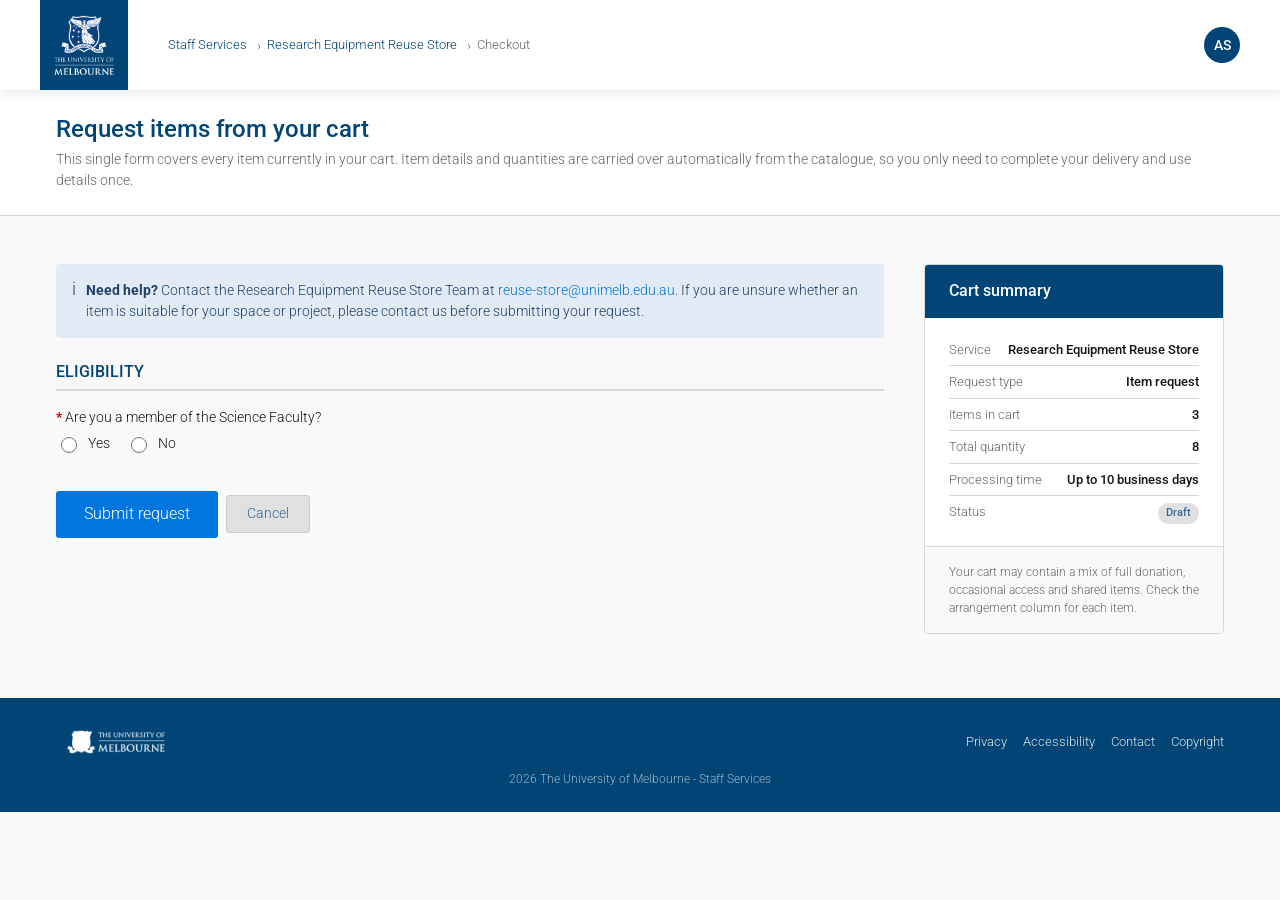
<file: ServiceNow_receiver_form_prototype.html>
<!DOCTYPE html>
<html lang="en" dir="ltr">
<head>
  <meta charset="UTF-8" />
  <meta name="viewport" content="width=device-width, initial-scale=1.0" />
  <title>Research Equipment Reuse Store - Request Checkout - Staff Services</title>
  <link rel="stylesheet" href="css/uom-snow.css" />
  <style>
    .sp-main {
      display: flex;
      gap: var(--uom-space-xl);
      max-width: var(--uom-container-max);
      margin: 0 auto;
      padding: var(--uom-space-lg) var(--uom-space-md);
      align-items: flex-start;
    }

    .sp-form-col {
      flex: 1;
      min-width: 0;
    }

    .sp-summary-col {
      flex: 0 0 30rem;
      min-width: 30rem;
    }

    @media (max-width: 900px) {
      .sp-main { flex-direction: column; }
      .sp-summary-col { flex: 0 0 auto; min-width: 0; width: 100%; }
    }

    .form-section-title {
      font-size: 1.6rem;
      font-weight: 500;
      color: var(--uom-navy);
      margin: var(--uom-space-lg) 0 var(--uom-space-md);
      padding-bottom: 0.6rem;
      border-bottom: 2px solid var(--uom-border-subtle);
    }

    .conditional-panel {
      display: none;
      margin-top: var(--uom-space-sm);
      padding: var(--uom-space-md);
      background: var(--uom-bg);
      border: 1px solid var(--uom-border-subtle);
      border-radius: var(--uom-radius);
    }

    .conditional-panel.is-visible { display: block; }

    .form-path {
      border: 0;
      margin: 0;
      padding: 0;
      min-inline-size: 0;
    }

    .prefilled-note {
      font-size: 1.2rem;
      color: var(--uom-muted);
      margin: 0 0 var(--uom-space-sm);
    }

    .char-counter {
      display: block;
      font-size: 1.2rem;
      color: var(--uom-muted);
      margin-top: 0.4rem;
    }

    .cart-table {
      width: 100%;
      border-collapse: collapse;
      font-size: 1.3rem;
      background: var(--uom-white);
      border: 1px solid var(--uom-border-subtle);
      border-radius: var(--uom-radius);
      overflow: hidden;
    }

    .cart-table th,
    .cart-table td {
      text-align: left;
      padding: 0.8rem 1rem;
      border-bottom: 1px solid var(--uom-border-subtle);
      vertical-align: top;
    }

    .cart-table thead th {
      background: var(--uom-navy);
      color: var(--uom-white);
      font-weight: 500;
      white-space: nowrap;
    }

    .cart-table tbody tr:last-child td { border-bottom: none; }
    .cart-table td.cart-qty { text-align: center; }
    .cart-table__id { font-family: monospace; white-space: nowrap; }

    .cart-table-wrap { overflow-x: auto; }

    .sr-only {
      position: absolute;
      width: 1px;
      height: 1px;
      padding: 0;
      margin: -1px;
      overflow: hidden;
      clip: rect(0, 0, 0, 0);
      white-space: nowrap;
      border: 0;
    }

    .error-summary {
      display: none;
      margin-bottom: var(--uom-space-md);
    }

    .error-summary.is-visible { display: block; }

    .error-summary h3 {
      font-size: 1.5rem;
      margin: 0 0 0.6rem;
    }

    .error-summary ol {
      margin: 0;
      padding-left: 1.8rem;
      font-size: 1.3rem;
    }

    .error-summary li + li { margin-top: 0.4rem; }

    .error-summary a {
      color: inherit;
      text-decoration: underline;
      cursor: pointer;
    }

    .summary-card {
      background: var(--uom-white);
      border: 1px solid var(--uom-border-subtle);
      border-radius: var(--uom-radius);
      overflow: hidden;
      position: sticky;
      top: calc(var(--uom-header-height) + var(--uom-space-md));
    }

    .summary-card__head {
      background-color: var(--uom-navy);
      color: var(--uom-white);
      padding: var(--uom-space-md) var(--uom-space-lg);
    }

    .summary-card__head h3 {
      color: var(--uom-white);
      font-size: 1.6rem;
      margin: 0;
    }

    .summary-card__body { padding: var(--uom-space-md) var(--uom-space-lg); }

    .summary-row {
      display: flex;
      justify-content: space-between;
      align-items: flex-start;
      font-size: 1.3rem;
      padding: 0.6rem 0;
      border-bottom: 1px solid var(--uom-border-subtle);
      gap: 1rem;
    }

    .summary-row:last-child { border-bottom: none; }
    .summary-row__label { color: var(--uom-muted); flex-shrink: 0; }
    .summary-row__value { font-weight: 500; text-align: right; }

    .summary-card__footer {
      padding: var(--uom-space-md) var(--uom-space-lg);
      background: var(--uom-bg);
      border-top: 1px solid var(--uom-border-subtle);
    }

    .form-actions {
      display: flex;
      gap: var(--uom-space-sm);
      align-items: center;
      flex-wrap: wrap;
      padding-top: var(--uom-space-md);
    }

    .confirmation {
      display: none;
      background: var(--uom-white);
      border: 1px solid var(--uom-border-subtle);
      border-radius: var(--uom-radius);
      padding: var(--uom-space-xl);
    }

    .confirmation.is-visible { display: block; }

    .confirmation__icon {
      width: 6rem;
      height: 6rem;
      border-radius: 50%;
      background-color: var(--uom-success-bg);
      color: var(--uom-success-fg);
      font-size: 3rem;
      display: flex;
      align-items: center;
      justify-content: center;
      margin: 0 auto var(--uom-space-md);
    }

    .confirmation h2 {
      color: var(--uom-navy);
      text-align: center;
    }

    .confirmation__ref {
      font-size: 1.6rem;
      font-weight: 500;
      color: var(--uom-blue);
      margin: var(--uom-space-sm) 0 var(--uom-space-md);
      text-align: center;
    }
  </style>
</head>
<body>

  <header class="uom-header" role="banner">
    <div class="uom-header__inner">
      <div class="uom-header__logo-block">
        <img src="assets/logo.png" alt="The University of Melbourne" />
      </div>
      <div class="uom-header__breadcrumb">
        <nav aria-label="breadcrumb">
          <ol class="uom-breadcrumb">
            <li><a href="#">Staff Services</a></li>
            <li><a href="#">Research Equipment Reuse Store</a></li>
            <li aria-current="page">Checkout</li>
          </ol>
        </nav>
      </div>
      <div class="uom-header__right">
        <div class="uom-avatar" aria-label="User avatar" role="img">AS</div>
      </div>
    </div>
  </header>

  <div class="uom-page-header">
    <div class="uom-container" style="max-width:var(--uom-container-max);margin:0 auto;padding:0 var(--uom-space-md)">
      <h1 class="uom-page-header__title">Request items from your cart</h1>
      <p class="uom-page-header__desc">This single form covers every item currently in your cart. Item details and quantities are carried over automatically from the catalogue, so you only need to complete your delivery and use details once.</p>
    </div>
  </div>

  <main class="sp-main">
    <div class="sp-form-col">
      <div class="alert alert-info" role="note">
        <span class="alert__icon" aria-hidden="true">i</span>
        <div>
          <strong>Need help?</strong> Contact the Research Equipment Reuse Store Team at
          <a href="mailto:reuse-store@unimelb.edu.au">reuse-store@unimelb.edu.au</a>.
          If you are unsure whether an item is suitable for your space or project, please contact us before submitting your request.
        </div>
      </div>

      <form id="receiver-form" novalidate>

        <div class="alert alert-danger error-summary" id="error-summary" role="alert" tabindex="-1">
          <span class="alert__icon" aria-hidden="true">!</span>
          <div>
            <h3 id="error-summary-title">There is a problem</h3>
            <ol id="error-summary-list"></ol>
          </div>
        </div>

        <h2 class="form-section-title">ELIGIBILITY</h2>

        <div class="form-group required">
          <label class="control-label" id="f-science-faculty-label">Are you a member of the Science Faculty?</label>
          <div class="radio-group inline" role="group" aria-labelledby="f-science-faculty-label">
            <label class="radio-item"><input type="radio" name="science_faculty_member" value="yes" required /> Yes</label>
            <label class="radio-item"><input type="radio" name="science_faculty_member" value="no" /> No</label>
          </div>
          <div class="conditional-panel" id="science-faculty-panel">
            <div class="alert alert-info" role="note">
              <span class="alert__icon" aria-hidden="true">i</span>
              <div>This service is currently only available to members of the Faculty of Science.</div>
            </div>
          </div>
        </div>

        <fieldset class="form-path" id="request-fields" hidden disabled>

          <h2 class="form-section-title">YOUR DETAILS</h2>

          <p class="prefilled-note">Your name, email, campus and school are populated automatically from your Staff Hub profile.</p>

          <div class="uom-row">
            <div class="uom-col uom-col-6">
              <div class="form-group">
                <label class="control-label" for="f-name">Name</label>
                <input type="text" id="f-name" name="name" class="form-control" value="Alex Singh" readonly />
              </div>
            </div>
            <div class="uom-col uom-col-6">
              <div class="form-group">
                <label class="control-label" for="f-email">Email</label>
                <input type="email" id="f-email" name="email" class="form-control" value="alex.singh@unimelb.edu.au" readonly />
              </div>
            </div>
          </div>

          <div class="uom-row">
            <div class="uom-col uom-col-6">
              <div class="form-group">
                <label class="control-label" for="f-campus">Campus</label>
                <input type="text" id="f-campus" name="campus" class="form-control" value="Parkville" readonly />
              </div>
            </div>
            <div class="uom-col uom-col-6">
              <div class="form-group">
                <label class="control-label" for="f-school">School</label>
                <input type="text" id="f-school" name="school" class="form-control" value="School of Chemistry" readonly />
              </div>
            </div>
          </div>

          <div class="form-group">
            <label class="control-label" for="f-contact-number">Preferred contact number</label>
            <input type="tel" id="f-contact-number" name="contact_number" class="form-control" value="+61 " autocomplete="tel" />
            <span class="help-block">Optional. Only provide this if you would like to be reached by phone during coordination.</span>
          </div>

          <div class="uom-row">
            <div class="uom-col uom-col-6">
              <div class="form-group required">
                <label class="control-label" for="f-building">Building the item will be received</label>
                <select id="f-building" name="destination_building" class="form-control" required>
                  <option value="">-- Select building --</option>
                  <option>BioSciences 2 (Building 122)</option>
                  <option>BioSciences 4 (Building 147)</option>
                  <option>Redmond Barry (Building 115)</option>
                  <option>School of Chemistry (Building 153)</option>
                  <option>Peter Hall (Building 160)</option>
                </select>
                <span class="help-block">Populated from the University building list.</span>
              </div>
            </div>
            <div class="uom-col uom-col-6">
              <div class="form-group required">
                <label class="control-label" for="f-room">Room the item will be received</label>
                <select id="f-room" name="destination_room" class="form-control" required>
                  <option value="">-- Select room --</option>
                  <option>Level 1, Room 1.12</option>
                  <option>Level 2, Room 2.04</option>
                  <option>Level 2, Room 2.18</option>
                  <option>Level 3, Room 3.07</option>
                  <option>Basement, Room B.02</option>
                </select>
                <span class="help-block">Populated from the University room list.</span>
              </div>
            </div>
          </div>

          <div class="form-group">
            <label class="control-label">Receiving contact if different from yourself</label>
            <span class="help-block">Optional. Complete this if someone else will accept delivery on your behalf.</span>
            <div class="uom-row">
              <div class="uom-col uom-col-4">
                <input type="text" id="f-alt-contact-name" name="alt_contact_name" class="form-control" placeholder="Name" aria-label="Receiving contact name" />
              </div>
              <div class="uom-col uom-col-4">
                <input type="email" id="f-alt-contact-email" name="alt_contact_email" class="form-control" placeholder="Email" aria-label="Receiving contact email" />
              </div>
              <div class="uom-col uom-col-4">
                <input type="tel" id="f-alt-contact-phone" name="alt_contact_phone" class="form-control" value="+61 " placeholder="Phone" aria-label="Receiving contact phone" />
              </div>
            </div>
          </div>

          <h2 class="form-section-title">YOUR REQUESTED ITEMS</h2>

          <p class="prefilled-note">These items are carried over from your cart. Review them for accuracy — they cannot be edited here. To change quantities or remove an item, return to your cart. The current location column shows whether an item is held in the reuse store or still in the donor's lab.</p>

          <div class="cart-table-wrap">
            <table class="cart-table">
              <caption class="sr-only">Items currently in your cart</caption>
              <thead>
                <tr>
                  <th scope="col">Item ID</th>
                  <th scope="col">Item name</th>
                  <th scope="col">Category</th>
                  <th scope="col">Qty</th>
                  <th scope="col">Arrangement</th>
                  <th scope="col">Current location</th>
                </tr>
              </thead>
              <tbody id="cart-table-body"></tbody>
            </table>
          </div>

          <h2 class="form-section-title">INTENDED USE</h2>

          <div class="form-group required">
            <label class="control-label" for="f-intended-use">Brief description of what you'll use the item(s) for</label>
            <textarea id="f-intended-use" name="intended_use" class="form-control" rows="3" maxlength="250" required></textarea>
            <span class="char-counter" id="f-intended-use-counter">0 / 250 characters</span>
            <span class="help-block">One description covering all items in your cart. If items will be used for different purposes, note that here. This helps us prioritise requests where multiple users have requested the same item.</span>
          </div>

          <h2 class="form-section-title">PRACTICALITIES</h2>

          <div class="form-group required">
            <label class="control-label" for="f-preferred-date">Preferred date to have equipment in your lab</label>
            <input type="date" id="f-preferred-date" name="preferred_date" class="form-control" required />
            <span class="help-block">It can take up to 10 business days for the logistics team to process requests. Please choose a date at least 10 business days from now. Staff and Logistics will try their best to process your request and have items delivered as soon as possible.</span>
          </div>

          <div class="form-group">
            <label class="control-label" id="f-access-label">Any access constraints at your destination</label>
            <div class="radio-group inline" role="group" aria-labelledby="f-access-label">
              <label class="checkbox-item"><input type="checkbox" name="access_constraints" value="biosecurity" /> Biosecurity</label>
              <label class="checkbox-item"><input type="checkbox" name="access_constraints" value="swipe" /> Swipe access required</label>
              <label class="checkbox-item"><input type="checkbox" name="access_constraints" value="lift" /> Lift access required</label>
              <label class="checkbox-item"><input type="checkbox" name="access_constraints" value="ppe" /> PPE required</label>
              <label class="checkbox-item"><input type="checkbox" name="access_constraints" value="restricted_hours" /> Restricted hours</label>
              <label class="checkbox-item"><input type="checkbox" id="f-access-other" name="access_constraints" value="other" /> Other</label>
            </div>
            <div class="conditional-panel" id="access-other-panel">
              <div class="form-group required">
                <label class="control-label" for="f-access-other-detail">Please describe the access constraint</label>
                <input type="text" id="f-access-other-detail" name="access_constraints_other" class="form-control" />
              </div>
            </div>
          </div>

          <h2 class="form-section-title">COST WILLINGNESS</h2>

          <div class="alert alert-info" role="note">
            <span class="alert__icon" aria-hidden="true">i</span>
            <div>Some items may fall outside Campus Assist's scope (typically items over 200kg or cross-campus moves). Others may require specialist disconnection. Cost may or may not be covered by the Sustainability Office or the donor.</div>
          </div>

          <div class="form-group required">
            <label class="control-label" for="f-transport-cost">If any item in your cart falls outside Campus Assist scope, are you willing to fund or share transport costs?</label>
            <select id="f-transport-cost" name="transport_cost" class="form-control" required>
              <option value="">-- Select an option --</option>
              <option value="yes">Yes</option>
              <option value="discuss">To be discussed with my school</option>
              <option value="no">No - do not proceed with those items if cost lands on me</option>
            </select>
          </div>

          <div class="form-group required">
            <label class="control-label" for="f-disconnection-cost">If disconnection is required and not covered by the donor, are you willing to fund it?</label>
            <select id="f-disconnection-cost" name="disconnection_cost" class="form-control" required>
              <option value="">-- Select an option --</option>
              <option value="yes">Yes</option>
              <option value="discuss">To be discussed</option>
              <option value="no">No</option>
            </select>
          </div>

          <div class="form-group required">
            <label class="control-label" for="f-removalist">If this is specialist equipment, do you have a preferred removalist?</label>
            <select id="f-removalist" name="preferred_removalist" class="form-control" required>
              <option value="">-- Select an option --</option>
              <option value="yes">Yes</option>
              <option value="no">No - happy to go with the donor's removalist if available, or the reuse store team can help arrange</option>
            </select>
            <div class="conditional-panel" id="removalist-panel">
              <div class="form-group required">
                <label class="control-label" for="f-removalist-details">Removalist company name and contact details</label>
                <textarea id="f-removalist-details" name="removalist_details" class="form-control" rows="2"></textarea>
              </div>
            </div>
          </div>

          <h2 class="form-section-title">ITEM VIEWINGS</h2>

          <div class="form-group">
            <label class="control-label" id="f-viewing-label">Would you like to view any items before receiving them?</label>
            <span class="help-block">Select any items you would like to view before confirming the request. The reuse store team will contact the donor to arrange viewing where possible. Viewing availability depends on the donor and on whether the item is at the reuse store or still in the donor's lab.</span>
            <div class="radio-group" role="group" aria-labelledby="f-viewing-label" id="viewing-list"></div>
            <div class="alert alert-info" role="note" style="margin-top:var(--uom-space-sm)">
              <span class="alert__icon" aria-hidden="true">i</span>
              <div>
                If an item is listed as being in the reuse store, you are welcome to come in during store hours to view it — no booking is needed. Items still in a donor's lab require the reuse store team to arrange access with the donor.
                <br /><br />
                To minimise delays, viewings are not normally offered for consumables or standard glassware and plasticware. Requests to view specialised glassware or other unique items will be considered case-by-case by the Reuse Store team.
              </div>
            </div>
          </div>

          <h2 class="form-section-title">ACKNOWLEDGEMENTS</h2>

          <div class="conditional-panel" id="shared-ack-panel">
            <div class="form-group required">
              <div class="radio-group">
                <label class="checkbox-item">
                  <input type="checkbox" id="f-shared-ack" name="shared_acknowledgement" data-field-label="Shared item access acknowledgement" />
                  I acknowledge that this form does not process requests for Shared Donation items. If I wish to access a shared item, it is my responsibility to view the specific access instructions on the item page and follow the donor's process directly to arrange use.
                </label>
              </div>
            </div>
          </div>

          <div class="conditional-panel" id="occasional-ack-panel">
            <div class="form-group required">
              <div class="radio-group">
                <label class="checkbox-item">
                  <input type="checkbox" id="f-occasional-ack" name="occasional_acknowledgement" data-field-label="Occasional access conditions acknowledgement" />
                  I acknowledge that if any of the items I am requesting are Occasional access items, I have read the item description for the conditions of use, including the donor's right to occasional access after transfer. If I have any issues with the arrangement, I will contact the donor directly using the contact information listed on the item page.
                </label>
              </div>
            </div>
          </div>

          <h2 class="form-section-title">APPROVAL AND DECLARATION</h2>

          <div class="form-group required">
            <div class="radio-group">
              <label class="checkbox-item">
                <input type="checkbox" id="f-receiver-declaration" name="receiver_declaration" data-field-label="Receiver declaration" required />
                I confirm that I have the authority to request these items on behalf of my research group, teaching lab, or school. I have consulted the relevant school coordinator or Faculty Infrastructure Planning team where appropriate to confirm there is space and clearance for the items in my destination lab. Where OHS compliance is required, I have consulted my school's OHS advisor.
              </label>
            </div>
          </div>

          <div class="alert alert-info" role="note">
            <span class="alert__icon" aria-hidden="true">i</span>
            <div>Please allow up to 10 business days for your request to be processed. The reuse store team will contact you with next steps.</div>
          </div>

        </fieldset>

        <div class="form-actions">
          <button type="submit" class="btn btn-primary btn-lg" id="btn-submit">Submit request</button>
          <button type="button" class="btn btn-secondary" id="btn-cancel">Cancel</button>
        </div>
      </form>

      <div class="confirmation" id="confirmation" aria-live="polite">
        <div class="confirmation__icon" aria-hidden="true">✓</div>
        <h2>Thank you for your request</h2>
        <p class="confirmation__ref" id="confirmation-ref">REQ0012345</p>
        <p id="confirmation-summary">Your submission covers 0 items from your cart and has been received by the reuse store team.</p>
        <p>Please allow up to 10 business days for your request to be processed. During this time, the reuse store team will:</p>
        <ul>
          <li>Confirm availability of each item with the donor</li>
          <li>Coordinate viewing arrangements for any items you asked to view</li>
          <li>Assess transport and coordination requirements</li>
          <li>Contact you to arrange collection or delivery</li>
        </ul>
        <p style="color:var(--uom-muted);font-size:1.4rem">You will receive email updates as your request progresses. If you have questions in the meantime, please reply to your ServiceNow ticket confirmation email.</p>
        <div style="margin-top:var(--uom-space-lg)">
          <a href="index.html" class="btn btn-secondary">Back to design system</a>
          <button class="btn btn-primary" onclick="resetForm()" style="margin-left:0.8rem">Start another request</button>
        </div>
      </div>
    </div>

    <aside class="sp-summary-col" aria-label="Request summary">
      <div class="summary-card">
        <div class="summary-card__head">
          <h3>Cart summary</h3>
        </div>
        <div class="summary-card__body">
          <div class="summary-row">
            <span class="summary-row__label">Service</span>
            <span class="summary-row__value">Research Equipment Reuse Store</span>
          </div>
          <div class="summary-row">
            <span class="summary-row__label">Request type</span>
            <span class="summary-row__value">Item request</span>
          </div>
          <div class="summary-row">
            <span class="summary-row__label">Items in cart</span>
            <span class="summary-row__value" id="summary-item-count">0</span>
          </div>
          <div class="summary-row">
            <span class="summary-row__label">Total quantity</span>
            <span class="summary-row__value" id="summary-total-qty">0</span>
          </div>
          <div class="summary-row">
            <span class="summary-row__label">Processing time</span>
            <span class="summary-row__value">Up to 10 business days</span>
          </div>
          <div class="summary-row">
            <span class="summary-row__label">Status</span>
            <span class="summary-row__value"><span class="badge badge-secondary">Draft</span></span>
          </div>
        </div>
        <div class="summary-card__footer">
          <p style="font-size:1.2rem;color:var(--uom-muted);margin:0">
            Your cart may contain a mix of full donation, occasional access and shared items. Check the arrangement column for each item.
          </p>
        </div>
      </div>
    </aside>
  </main>

  <footer class="uom-footer">
    <div class="uom-footer__inner">
      <div class="uom-footer__lockup">
        <img src="assets/lockup.png" alt="The University of Melbourne" />
      </div>
      <ul class="uom-footer__links">
        <li><a href="#">Privacy</a></li>
        <li><a href="#">Accessibility</a></li>
        <li><a href="#">Contact</a></li>
        <li><a href="#">Copyright</a></li>
      </ul>
    </div>
    <span class="uom-footer__copy">2026 The University of Melbourne - Staff Services</span>
  </footer>

  <script>
    // Stands in for the cart the catalogue hands to the checkout page.
    var CART_ITEMS = [
      { id: 'ES-014', name: 'Benchtop centrifuge', category: 'Equipment - small', qty: 1, arrangement: 'Full donation', location: 'Reuse store' },
      { id: 'GP-032', name: '500 mL Erlenmeyer flasks', category: 'Glassware and plasticware', qty: 6, arrangement: 'Full donation', location: 'Reuse store' },
      { id: 'EL-007', name: 'HPLC system (Agilent 1200)', category: 'Equipment - specialised', qty: 1, arrangement: 'Open shared donation', location: "Donor's lab" }
    ];

    function getValue(id) {
      var el = document.getElementById(id);
      return el ? el.value : '';
    }

    function getCheckedValue(name) {
      var checked = document.querySelector('input[name="' + name + '"]:checked');
      return checked ? checked.value : '';
    }

    function showPanel(id, shouldShow) {
      var panel = document.getElementById(id);
      if (panel) panel.classList.toggle('is-visible', shouldShow);
    }

    function setRequired(id, isRequired) {
      var field = document.getElementById(id);
      if (field) field.required = isRequired;
    }

    function setPathEnabled(id, isEnabled) {
      var path = document.getElementById(id);
      if (!path) return;
      path.hidden = !isEnabled;
      path.disabled = !isEnabled;
    }

    function cartHasArrangement(arrangement) {
      return CART_ITEMS.some(function(item) { return item.arrangement === arrangement; });
    }

    function renderCart() {
      var body = document.getElementById('cart-table-body');
      body.innerHTML = '';

      CART_ITEMS.forEach(function(item) {
        var row = document.createElement('tr');
        row.innerHTML = '<td class="cart-table__id">' + item.id + '</td>'
          + '<td>' + item.name + '</td>'
          + '<td>' + item.category + '</td>'
          + '<td class="cart-qty">' + item.qty + '</td>'
          + '<td>' + item.arrangement + '</td>'
          + '<td>' + item.location + '</td>';
        body.appendChild(row);
      });

      var totalQty = CART_ITEMS.reduce(function(sum, item) { return sum + item.qty; }, 0);
      document.getElementById('summary-item-count').textContent = CART_ITEMS.length;
      document.getElementById('summary-total-qty').textContent = totalQty;
    }

    function buildItemCheckbox(item, groupName) {
      var label = document.createElement('label');
      label.className = 'checkbox-item';
      var input = document.createElement('input');
      input.type = 'checkbox';
      input.name = groupName;
      input.value = item.id;
      label.appendChild(input);
      label.appendChild(document.createTextNode(' ' + item.id + ' - ' + item.name + ' (' + item.location + ')'));
      return label;
    }

    function renderViewingList() {
      var viewingList = document.getElementById('viewing-list');
      viewingList.innerHTML = '';
      CART_ITEMS.forEach(function(item) {
        viewingList.appendChild(buildItemCheckbox(item, 'view_before_receiving'));
      });
    }

    function setMinimumPreferredDate() {
      var date = new Date();
      var added = 0;
      while (added < 10) {
        date.setDate(date.getDate() + 1);
        var day = date.getDay();
        if (day !== 0 && day !== 6) added++;
      }
      var min = date.toISOString().split('T')[0];
      var field = document.getElementById('f-preferred-date');
      field.min = min;
      field.value = min;
    }

    function updateConditionalFields() {
      var isEligible = getCheckedValue('science_faculty_member') === 'yes';
      showPanel('science-faculty-panel', getCheckedValue('science_faculty_member') === 'no');
      setPathEnabled('request-fields', isEligible);

      var otherAccess = document.getElementById('f-access-other').checked;
      showPanel('access-other-panel', otherAccess);
      setRequired('f-access-other-detail', otherAccess);

      var wantsRemovalist = getValue('f-removalist') === 'yes';
      showPanel('removalist-panel', wantsRemovalist);
      setRequired('f-removalist-details', wantsRemovalist);

      var hasShared = cartHasArrangement('Open shared donation');
      showPanel('shared-ack-panel', hasShared);
      setRequired('f-shared-ack', hasShared);

      var hasOccasional = cartHasArrangement('Occasional access');
      showPanel('occasional-ack-panel', hasOccasional);
      setRequired('f-occasional-ack', hasOccasional);
    }

    function enforcePhonePrefix(input) {
      if (!input.value || input.value.indexOf('+61') !== 0) {
        input.value = '+61 ' + input.value.replace(/^\+?61\s*/, '').trimStart();
      }
    }

    function bindCharCounter(fieldId) {
      var field = document.getElementById(fieldId);
      var counter = document.getElementById(fieldId + '-counter');
      if (!field || !counter) return;
      var update = function() {
        counter.textContent = field.value.length + ' / ' + field.maxLength + ' characters';
      };
      field.addEventListener('input', update);
      update();
    }

    function clearErrors() {
      document.querySelectorAll('.form-group.has-error').forEach(function(group) {
        group.classList.remove('has-error');
        var msg = group.querySelector('.error-message');
        if (msg) msg.remove();
      });
      document.querySelectorAll('[aria-invalid="true"]').forEach(function(field) {
        field.removeAttribute('aria-invalid');
      });
      document.getElementById('error-summary').classList.remove('is-visible');
      document.getElementById('error-summary-list').innerHTML = '';
    }

    function clearFieldError(field) {
      var group = field.closest('.form-group');
      if (!group || !group.classList.contains('has-error')) return;
      group.classList.remove('has-error');
      var msg = group.querySelector('.error-message');
      if (msg) msg.remove();
      group.querySelectorAll('[aria-invalid="true"]').forEach(function(f) {
        f.removeAttribute('aria-invalid');
      });
    }

    // A field only counts as answerable when every conditional panel above it is open.
    function isFieldVisible(field) {
      if (field.disabled || field.closest('fieldset[disabled]')) return false;
      var panel = field.closest('.conditional-panel');
      while (panel) {
        if (!panel.classList.contains('is-visible')) return false;
        panel = panel.parentElement ? panel.parentElement.closest('.conditional-panel') : null;
      }
      return true;
    }

    function getFieldLabel(field) {
      if (field.getAttribute('data-field-label')) return field.getAttribute('data-field-label');
      var group = field.closest('.form-group');
      var label = group ? group.querySelector('.control-label') : null;
      if (!label) return 'This field';
      var clone = label.cloneNode(true);
      clone.querySelectorAll('button').forEach(function(button) { button.remove(); });
      return clone.textContent.trim();
    }

    function markError(field, message) {
      field.setAttribute('aria-invalid', 'true');
      var group = field.closest('.form-group');
      if (!group || group.classList.contains('has-error')) return;
      group.classList.add('has-error');
      var err = document.createElement('span');
      err.className = 'error-message';
      err.textContent = message;
      group.appendChild(err);
    }

    function renderErrorSummary(issues) {
      var summary = document.getElementById('error-summary');
      var list = document.getElementById('error-summary-list');
      var title = document.getElementById('error-summary-title');

      list.innerHTML = '';
      title.textContent = issues.length === 1
        ? 'There is 1 problem to fix before you can submit'
        : 'There are ' + issues.length + ' problems to fix before you can submit';

      issues.forEach(function(issue) {
        var item = document.createElement('li');
        var link = document.createElement('a');
        link.href = '#' + issue.field.id;
        link.textContent = issue.message;
        link.addEventListener('click', function(e) {
          e.preventDefault();
          issue.field.scrollIntoView({ behavior: 'smooth', block: 'center' });
          issue.field.focus({ preventScroll: true });
        });
        item.appendChild(link);
        list.appendChild(item);
      });

      summary.classList.add('is-visible');
      summary.scrollIntoView({ behavior: 'smooth', block: 'center' });
      summary.focus({ preventScroll: true });
    }

    document.querySelectorAll('select, input[type="radio"], input[type="checkbox"]').forEach(function(field) {
      field.addEventListener('change', updateConditionalFields);
    });

    document.querySelectorAll('input, select, textarea').forEach(function(field) {
      var handler = function() { clearFieldError(field); };
      field.addEventListener('input', handler);
      field.addEventListener('change', handler);
    });

    document.querySelectorAll('input[type="tel"]').forEach(function(input) {
      enforcePhonePrefix(input);
      input.addEventListener('focus', function() { enforcePhonePrefix(input); });
      input.addEventListener('input', function() { enforcePhonePrefix(input); });
      input.addEventListener('blur', function() { enforcePhonePrefix(input); });
    });

    document.getElementById('btn-cancel').addEventListener('click', function() {
      if (confirm('Discard your changes?')) resetForm();
    });

    document.getElementById('receiver-form').addEventListener('submit', function(e) {
      e.preventDefault();
      updateConditionalFields();
      clearErrors();

      var issues = [];

      if (getCheckedValue('science_faculty_member') !== 'yes') {
        var eligibility = document.querySelector('input[name="science_faculty_member"]');
        var eligibilityMessage = getCheckedValue('science_faculty_member') === 'no'
          ? 'This service is only available to members of the Faculty of Science.'
          : 'Confirm whether you are a member of the Science Faculty.';
        markError(eligibility, eligibilityMessage);
        issues.push({ field: eligibility, message: eligibilityMessage });
      }

      this.querySelectorAll('[required]').forEach(function(field) {
        if (!isFieldVisible(field)) return;

        var valuePresent;
        if (field.type === 'radio') valuePresent = !!document.querySelector('input[name="' + field.name + '"]:checked');
        else if (field.type === 'checkbox') valuePresent = field.checked;
        else valuePresent = field.value.trim() !== '';

        if (!valuePresent) {
          var label = getFieldLabel(field);
          var message = field.type === 'checkbox'
            ? 'Tick to confirm: ' + label
            : 'Enter or select: ' + label;
          markError(field, field.type === 'checkbox' ? 'You must tick this box to continue.' : 'This field is required.');
          issues.push({ field: field, message: message });
        }
      });

      var preferredDate = document.getElementById('f-preferred-date');
      if (isFieldVisible(preferredDate) && preferredDate.value && preferredDate.min && preferredDate.value < preferredDate.min) {
        var dateMessage = 'Choose a preferred date at least 10 business days from today.';
        markError(preferredDate, dateMessage);
        issues.push({ field: preferredDate, message: dateMessage });
      }

      if (issues.length) {
        renderErrorSummary(issues);
        return;
      }

      var totalItems = CART_ITEMS.length;
      document.getElementById('confirmation-ref').textContent = 'REQ' + Math.floor(1000000 + Math.random() * 9000000);
      document.getElementById('confirmation-summary').textContent =
        'Your submission covers ' + totalItems + (totalItems === 1 ? ' item' : ' items') + ' from your cart and has been received by the reuse store team.';
      this.style.display = 'none';
      var confirmation = document.getElementById('confirmation');
      confirmation.classList.add('is-visible');
      confirmation.scrollIntoView({ behavior: 'smooth', block: 'start' });
    });

    function resetForm() {
      var form = document.getElementById('receiver-form');
      form.reset();
      form.style.display = 'block';
      document.getElementById('confirmation').classList.remove('is-visible');
      clearErrors();
      setMinimumPreferredDate();
      updateConditionalFields();
      document.querySelectorAll('input[type="tel"]').forEach(enforcePhonePrefix);
      window.scrollTo({ top: 0, behavior: 'smooth' });
    }

    renderCart();
    renderViewingList();
    setMinimumPreferredDate();
    bindCharCounter('f-intended-use');
    updateConditionalFields();
  </script>

</body>
</html>
</file>
<file: css/uom-snow.css>
/*
 * UoM ServiceNow Design System — Component Styles
 * Extracted and de-coupled from University of Melbourne Staff Services portal
 * No AngularJS, no ServiceNow selectors — pure HTML + CSS
 */

@import url('https://fonts.googleapis.com/css2?family=Roboto:wght@300;400;500;700&display=swap');
@import url('tokens.css');

/* ══════════════════════════════════════════════════════════
   BASE RESET & GLOBAL
══════════════════════════════════════════════════════════ */
*, *::before, *::after {
  box-sizing: border-box;
}

html {
  font-size: 62.5%; /* 1rem = 10px */
}

body {
  font-family: var(--uom-font);
  font-size: var(--uom-font-size-base);
  font-weight: var(--uom-font-weight-normal);
  color: var(--uom-body);
  background-color: var(--uom-bg);
  line-height: var(--uom-line-height);
  margin: 0;
  padding: 0;
  overflow-x: hidden;
}

a {
  color: var(--uom-blue);
  text-decoration: none;
}
a:hover { text-decoration: underline; }

img { max-width: 100%; display: block; }

h1, h2, h3, h4, h5, h6 {
  font-weight: var(--uom-font-weight-medium);
  color: var(--uom-body);
  margin-top: 0;
  margin-bottom: var(--uom-space-sm);
  line-height: 1.3;
}
h1 { font-size: 3.2rem; }
h2 { font-size: 2.4rem; }
h3 { font-size: 2.0rem; }
h4 { font-size: 1.8rem; }
h5 { font-size: 1.6rem; }
h6 { font-size: 1.4rem; }

p { margin: 0 0 1.2rem; }

label {
  font-weight: var(--uom-font-weight-normal);
  display: inline-block;
  margin-bottom: 0.5rem;
  font-size: 1.4rem;
}

/* ══════════════════════════════════════════════════════════
   LAYOUT CONTAINER
══════════════════════════════════════════════════════════ */
.uom-container {
  max-width: var(--uom-container-max);
  margin: 0 auto;
  padding: 0 var(--uom-space-md);
}

.uom-row {
  display: flex;
  flex-wrap: wrap;
  margin: 0 calc(-1 * var(--uom-space-sm));
}

.uom-col { padding: 0 var(--uom-space-sm); }
.uom-col-12 { flex: 0 0 100%; max-width: 100%; }
.uom-col-8  { flex: 0 0 66.666%; max-width: 66.666%; }
.uom-col-6  { flex: 0 0 50%; max-width: 50%; }
.uom-col-4  { flex: 0 0 33.333%; max-width: 33.333%; }

@media (max-width: 768px) {
  .uom-col-8, .uom-col-6, .uom-col-4 {
    flex: 0 0 100%; max-width: 100%;
  }
}

/* ══════════════════════════════════════════════════════════
   HEADER / NAVBAR
══════════════════════════════════════════════════════════ */
.uom-header {
  position: sticky;
  top: 0;
  z-index: 1000;
  background-color: var(--uom-white);
  box-shadow: var(--uom-shadow);
  height: var(--uom-header-height);
  display: flex;
  align-items: stretch;
}

.uom-header__inner {
  display: flex;
  align-items: center;
  width: 100%;
  padding-right: var(--uom-space-xl);
}

/* Dark navy logo block — matches the original 8.8rem × 9rem square */
.uom-header__logo-block {
  background-color: var(--uom-navy);
  width: var(--uom-logo-size);
  min-width: var(--uom-logo-size);
  height: var(--uom-header-height);
  margin-left: var(--uom-logo-offset);
  display: flex;
  align-items: center;
  justify-content: center;
  flex-shrink: 0;
}

.uom-header__logo-block img {
  height: 100%;
  width: 100%;
  object-fit: contain;
}

/* Breadcrumb strip to the right of the logo */
.uom-header__breadcrumb {
  display: flex;
  align-items: center;
  padding-left: var(--uom-space-xl);
  flex: 1;
}

.uom-breadcrumb {
  display: flex;
  align-items: center;
  list-style: none;
  margin: 0;
  padding: 0;
  flex-wrap: wrap;
  gap: 0.4rem;
}

.uom-breadcrumb li {
  display: flex;
  align-items: center;
  font-size: 1.3rem;
  color: var(--uom-muted);
}

.uom-breadcrumb li a {
  color: var(--uom-navy);
  text-decoration: none;
}
.uom-breadcrumb li a:hover { text-decoration: underline; }

.uom-breadcrumb li + li::before {
  content: "›";
  margin: 0 0.6rem;
  color: var(--uom-muted);
  font-size: 1.4rem;
}

/* Right-side user avatar area */
.uom-header__right {
  display: flex;
  align-items: center;
  gap: var(--uom-space-md);
  margin-left: auto;
}

.uom-avatar {
  width: 3.6rem;
  height: 3.6rem;
  border-radius: 50%;
  background-color: var(--uom-navy);
  color: var(--uom-white);
  display: flex;
  align-items: center;
  justify-content: center;
  font-size: 1.4rem;
  font-weight: var(--uom-font-weight-medium);
  cursor: pointer;
}

/* ══════════════════════════════════════════════════════════
   PAGE TITLE BLOCK
══════════════════════════════════════════════════════════ */
.uom-page-header {
  background-color: var(--uom-white);
  border-bottom: 1px solid var(--uom-border-subtle);
  padding: var(--uom-space-lg) 0;
  margin-bottom: var(--uom-space-lg);
}

.uom-page-header__title {
  font-size: 2.4rem;
  font-weight: var(--uom-font-weight-medium);
  color: var(--uom-navy);
  margin: 0 0 var(--uom-space-xs);
}

.uom-page-header__desc {
  font-size: 1.4rem;
  color: var(--uom-muted);
  margin: 0;
}

/* ══════════════════════════════════════════════════════════
   PANEL / CARD
══════════════════════════════════════════════════════════ */
.uom-panel {
  background-color: var(--uom-white);
  border: 1px solid var(--uom-border-subtle);
  border-radius: var(--uom-radius);
  margin-bottom: var(--uom-space-lg);
  overflow: hidden;
}

.uom-panel__header {
  padding: var(--uom-space-md) var(--uom-space-lg);
  border-bottom: 1px solid var(--uom-border-subtle);
  background-color: var(--uom-white);
}

.uom-panel__title {
  font-size: 1.8rem;
  font-weight: var(--uom-font-weight-medium);
  color: var(--uom-navy);
  margin: 0;
  letter-spacing: 0.02rem;
}

.uom-panel__body {
  padding: var(--uom-space-lg);
}

.uom-panel__footer {
  padding: var(--uom-space-md) var(--uom-space-lg);
  border-top: 1px solid var(--uom-border-subtle);
  background-color: var(--uom-bg);
  display: flex;
  gap: var(--uom-space-sm);
  align-items: center;
}

/* ══════════════════════════════════════════════════════════
   FORM COMPONENTS
══════════════════════════════════════════════════════════ */

/* Form group wrapper */
.form-group {
  margin-bottom: var(--uom-space-md);
  position: relative;
}

/* Required field asterisk (matches .form-group.required .control-label:before) */
.form-group.required .control-label::before {
  content: "*";
  color: var(--uom-required);
  margin-right: 0.3rem;
  font-weight: bold;
}

.control-label {
  display: block;
  font-size: 1.4rem;
  font-weight: var(--uom-font-weight-normal);
  color: var(--uom-body);
  margin-bottom: 0.5rem;
}

/* ── Text Input / Select / Textarea ── */
.form-control {
  display: block;
  width: 100%;
  padding: 0.6rem 1.2rem;
  font-family: var(--uom-font);
  font-size: var(--uom-font-size-base);
  font-weight: var(--uom-font-weight-normal);
  color: var(--uom-body);
  background-color: var(--uom-white);
  border: 1px solid var(--uom-border-input);
  border-radius: var(--uom-radius-sm);
  line-height: 1.42857;
  transition: border-color 0.15s ease-in-out, box-shadow 0.15s ease-in-out;
  appearance: none;
  -webkit-appearance: none;
  min-height: 3.4rem;
}

.form-control:focus {
  border-color: #66afe9;
  outline: 0;
  box-shadow: var(--uom-shadow-focus);
}

.form-control::placeholder {
  color: var(--uom-muted);
  opacity: 1;
}

.form-control:disabled,
.form-control[readonly] {
  background-color: var(--uom-disabled);
  opacity: 0.8;
  cursor: not-allowed;
}

/* ── Select with custom arrow ── */
select.form-control {
  padding-right: 3.2rem;
  background-image: url("data:image/svg+xml,%3Csvg xmlns='http://www.w3.org/2000/svg' width='12' height='8' viewBox='0 0 12 8'%3E%3Cpath fill='%23666' d='M6 8L0 0h12z'/%3E%3C/svg%3E");
  background-repeat: no-repeat;
  background-position: right 1.2rem center;
  background-size: 1rem;
}

/* ── Textarea ── */
textarea.form-control {
  min-height: 10rem;
  resize: vertical;
  line-height: 1.5;
}

/* ── Focus highlight on the whole group (matches form-group-has-focus) ── */
.form-group-has-focus .control-label {
  color: var(--uom-blue);
}

/* ── Radio group ── */
.radio-group {
  display: flex;
  flex-direction: column;
  gap: 0.8rem;
}
.radio-group.inline {
  flex-direction: row;
  flex-wrap: wrap;
  gap: 1.6rem;
}

.radio-item,
.checkbox-item {
  display: flex;
  align-items: center;
  gap: 0.8rem;
  cursor: pointer;
  font-size: 1.4rem;
  color: var(--uom-body);
}

.radio-item input[type="radio"],
.checkbox-item input[type="checkbox"] {
  width: 1.6rem;
  height: 1.6rem;
  accent-color: var(--uom-blue);
  cursor: pointer;
  flex-shrink: 0;
}

/* ── File upload ── */
.file-upload-wrapper {
  position: relative;
  display: flex;
  align-items: center;
  gap: var(--uom-space-sm);
}

.file-upload-btn {
  display: inline-flex;
  align-items: center;
  gap: 0.6rem;
  padding: 0.6rem 1.6rem;
  font-size: 1.4rem;
  font-family: var(--uom-font);
  background-color: var(--uom-btn-secondary-bg);
  color: var(--uom-btn-secondary-fg);
  border: 1px solid var(--uom-border);
  border-radius: var(--uom-radius-sm);
  cursor: pointer;
  transition: background-color 0.15s;
  white-space: nowrap;
}
.file-upload-btn:hover {
  background-color: #c8c8c8;
}

.file-upload-btn input[type="file"] {
  position: absolute;
  inset: 0;
  opacity: 0;
  cursor: pointer;
  width: 100%;
}

.file-upload-name {
  font-size: 1.3rem;
  color: var(--uom-muted);
  min-width: 0;
  overflow: hidden;
  text-overflow: ellipsis;
  white-space: nowrap;
}

/* ── Date input ── */
input[type="date"].form-control {
  padding-right: 0.8rem;
}

/* ── Help text ── */
.help-block {
  display: block;
  font-size: 1.2rem;
  color: var(--uom-info-fg);
  background-color: var(--uom-info-bg);
  border: 1px solid transparent;
  border-radius: var(--uom-radius);
  padding: 0.8rem 1.2rem;
  margin-top: 0.6rem;
  margin-bottom: 0.8rem;
}

/* ── Validation error state ── */
.form-group.has-error .control-label {
  color: var(--uom-required);
}
.form-group.has-error .form-control {
  border-color: var(--uom-required);
}
.error-message {
  font-size: 1.2rem;
  color: var(--uom-required);
  margin-top: 0.4rem;
}

/* ══════════════════════════════════════════════════════════
   BUTTONS
══════════════════════════════════════════════════════════ */
.btn {
  display: inline-flex;
  align-items: center;
  justify-content: center;
  padding: 0.8rem 2.0rem;
  font-family: var(--uom-font);
  font-size: 1.4rem;
  font-weight: var(--uom-font-weight-normal);
  line-height: 1.42857;
  border: none;
  border-radius: var(--uom-radius-sm);
  cursor: pointer;
  text-decoration: none;
  transition: background-color 0.15s ease-in-out, color 0.15s ease-in-out;
  white-space: nowrap;
  user-select: none;
}

.btn:focus {
  outline: 3px solid rgba(0, 118, 222, 0.4);
  outline-offset: 2px;
}

/* Primary */
.btn-primary {
  background-color: var(--uom-btn-primary-bg);
  color: var(--uom-btn-primary-fg);
}
.btn-primary:hover,
.btn-primary:focus {
  background-color: var(--uom-btn-hover-bg) !important;
  color: var(--uom-white);
  text-decoration: none;
}

/* Secondary */
.btn-secondary {
  background-color: var(--uom-btn-secondary-bg);
  color: var(--uom-btn-secondary-fg);
  border: 1px solid var(--uom-border);
}
.btn-secondary:hover,
.btn-secondary:focus {
  background-color: #c8c8c8;
  color: var(--uom-btn-secondary-fg);
}

/* Destructive / Danger */
.btn-danger {
  background-color: var(--uom-danger-bg);
  color: #7a1a26;
}
.btn-danger:hover {
  background-color: #d43f52;
  color: var(--uom-white);
}

/* Button sizes */
.btn-sm {
  padding: 0.5rem 1.2rem;
  font-size: 1.2rem;
}
.btn-lg {
  padding: 1.2rem 2.8rem;
  font-size: 1.6rem;
}
.btn-block { width: 100%; }

/* ══════════════════════════════════════════════════════════
   ALERTS / BANNERS
══════════════════════════════════════════════════════════ */
.alert {
  padding: 1.5rem;
  border: 1px solid transparent;
  border-radius: var(--uom-radius);
  margin-bottom: 1.5rem;
  font-size: 1.4rem;
  display: flex;
  align-items: flex-start;
  gap: 1rem;
}

.alert-success {
  background-color: var(--uom-success-bg);
  color: var(--uom-success-fg);
}
.alert-info {
  background-color: var(--uom-info-bg);
  color: var(--uom-info-fg);
}
.alert-warning {
  background-color: var(--uom-warning-bg);
  color: var(--uom-warning-fg);
}
.alert-danger {
  background-color: var(--uom-danger-bg);
  color: var(--uom-danger-fg);
}

.alert__icon {
  font-size: 1.8rem;
  flex-shrink: 0;
  line-height: 1;
}

.alert__title {
  font-weight: var(--uom-font-weight-medium);
  margin-bottom: 0.2rem;
}

/* ══════════════════════════════════════════════════════════
   BADGE
══════════════════════════════════════════════════════════ */
.badge {
  display: inline-flex;
  align-items: center;
  padding: 0.2rem 0.8rem;
  font-size: 1.1rem;
  font-weight: var(--uom-font-weight-medium);
  border-radius: 2rem;
  background-color: var(--uom-blue);
  color: var(--uom-white);
}
.badge-secondary {
  background-color: var(--uom-btn-secondary-bg);
  color: var(--uom-btn-secondary-fg);
}
.badge-success {
  background-color: var(--uom-success-bg);
  color: var(--uom-success-fg);
}
.badge-warning {
  background-color: var(--uom-warning-bg);
  color: var(--uom-warning-fg);
}
.badge-danger {
  background-color: var(--uom-danger-bg);
  color: var(--uom-danger-fg);
}

/* ══════════════════════════════════════════════════════════
   DIVIDER
══════════════════════════════════════════════════════════ */
.uom-divider {
  border: none;
  border-top: 1px solid var(--uom-border-subtle);
  margin: var(--uom-space-lg) 0;
}

/* ══════════════════════════════════════════════════════════
   SECTION LABEL (design-system-only utility)
══════════════════════════════════════════════════════════ */
.ds-section {
  margin-bottom: var(--uom-space-xl);
}

.ds-section__label {
  font-size: 1.1rem;
  font-weight: var(--uom-font-weight-bold);
  letter-spacing: 0.12rem;
  text-transform: uppercase;
  color: var(--uom-muted);
  border-bottom: 1px solid var(--uom-border-subtle);
  padding-bottom: 0.6rem;
  margin-bottom: var(--uom-space-md);
}

.ds-component-row {
  display: flex;
  align-items: flex-start;
  flex-wrap: wrap;
  gap: var(--uom-space-md);
  margin-bottom: var(--uom-space-md);
}

.ds-swatch {
  display: flex;
  flex-direction: column;
  align-items: center;
  gap: 0.6rem;
  font-size: 1.2rem;
  text-align: center;
}

.ds-swatch__color {
  width: 7.2rem;
  height: 5.6rem;
  border-radius: var(--uom-radius);
  border: 1px solid rgba(0,0,0,0.08);
}

.ds-swatch__name {
  font-weight: var(--uom-font-weight-medium);
  color: var(--uom-body);
  font-size: 1.2rem;
}

.ds-swatch__value {
  color: var(--uom-muted);
  font-size: 1.1rem;
  font-family: monospace;
}

/* ══════════════════════════════════════════════════════════
   FOOTER
══════════════════════════════════════════════════════════ */
.uom-footer {
  background-color: var(--uom-navy);
  color: rgba(255,255,255,0.85);
  padding: var(--uom-space-lg) 0;
  margin-top: var(--uom-space-xl);
}

.uom-footer__inner {
  max-width: var(--uom-container-max);
  margin: 0 auto;
  padding: 0 var(--uom-space-md);
  display: flex;
  align-items: center;
  justify-content: space-between;
  flex-wrap: wrap;
  gap: var(--uom-space-md);
}

.uom-footer__lockup img {
  height: 4rem;
  filter: brightness(0) invert(1);
}

.uom-footer__links {
  display: flex;
  flex-wrap: wrap;
  gap: var(--uom-space-md);
  list-style: none;
  margin: 0;
  padding: 0;
}
.uom-footer__links a {
  color: rgba(255,255,255,0.85);
  font-size: 1.3rem;
  text-decoration: none;
}
.uom-footer__links a:hover { text-decoration: underline; }

.uom-footer__copy {
  font-size: 1.2rem;
  color: rgba(255,255,255,0.6);
  margin: var(--uom-space-sm) auto 0;
  text-align: center;
  display: block;
  padding: 0 var(--uom-space-md);
}

/* ══════════════════════════════════════════════════════════
   MAIN CONTENT AREA
══════════════════════════════════════════════════════════ */
.uom-main {
  padding: var(--uom-space-lg) 0;
  min-height: calc(100vh - var(--uom-header-height) - 12rem);
}

/* ══════════════════════════════════════════════════════════
   RESPONSIVE
══════════════════════════════════════════════════════════ */
@media (max-width: 768px) {
  .uom-header__logo-block {
    margin-left: 0;
    width: 6rem;
    min-width: 6rem;
  }
  .uom-header__breadcrumb {
    padding-left: var(--uom-space-md);
  }
  .uom-header {
    height: 6rem;
  }
  .uom-header__logo-block {
    height: 6rem;
  }
  .uom-panel__body {
    padding: var(--uom-space-md);
  }
}
</file>
